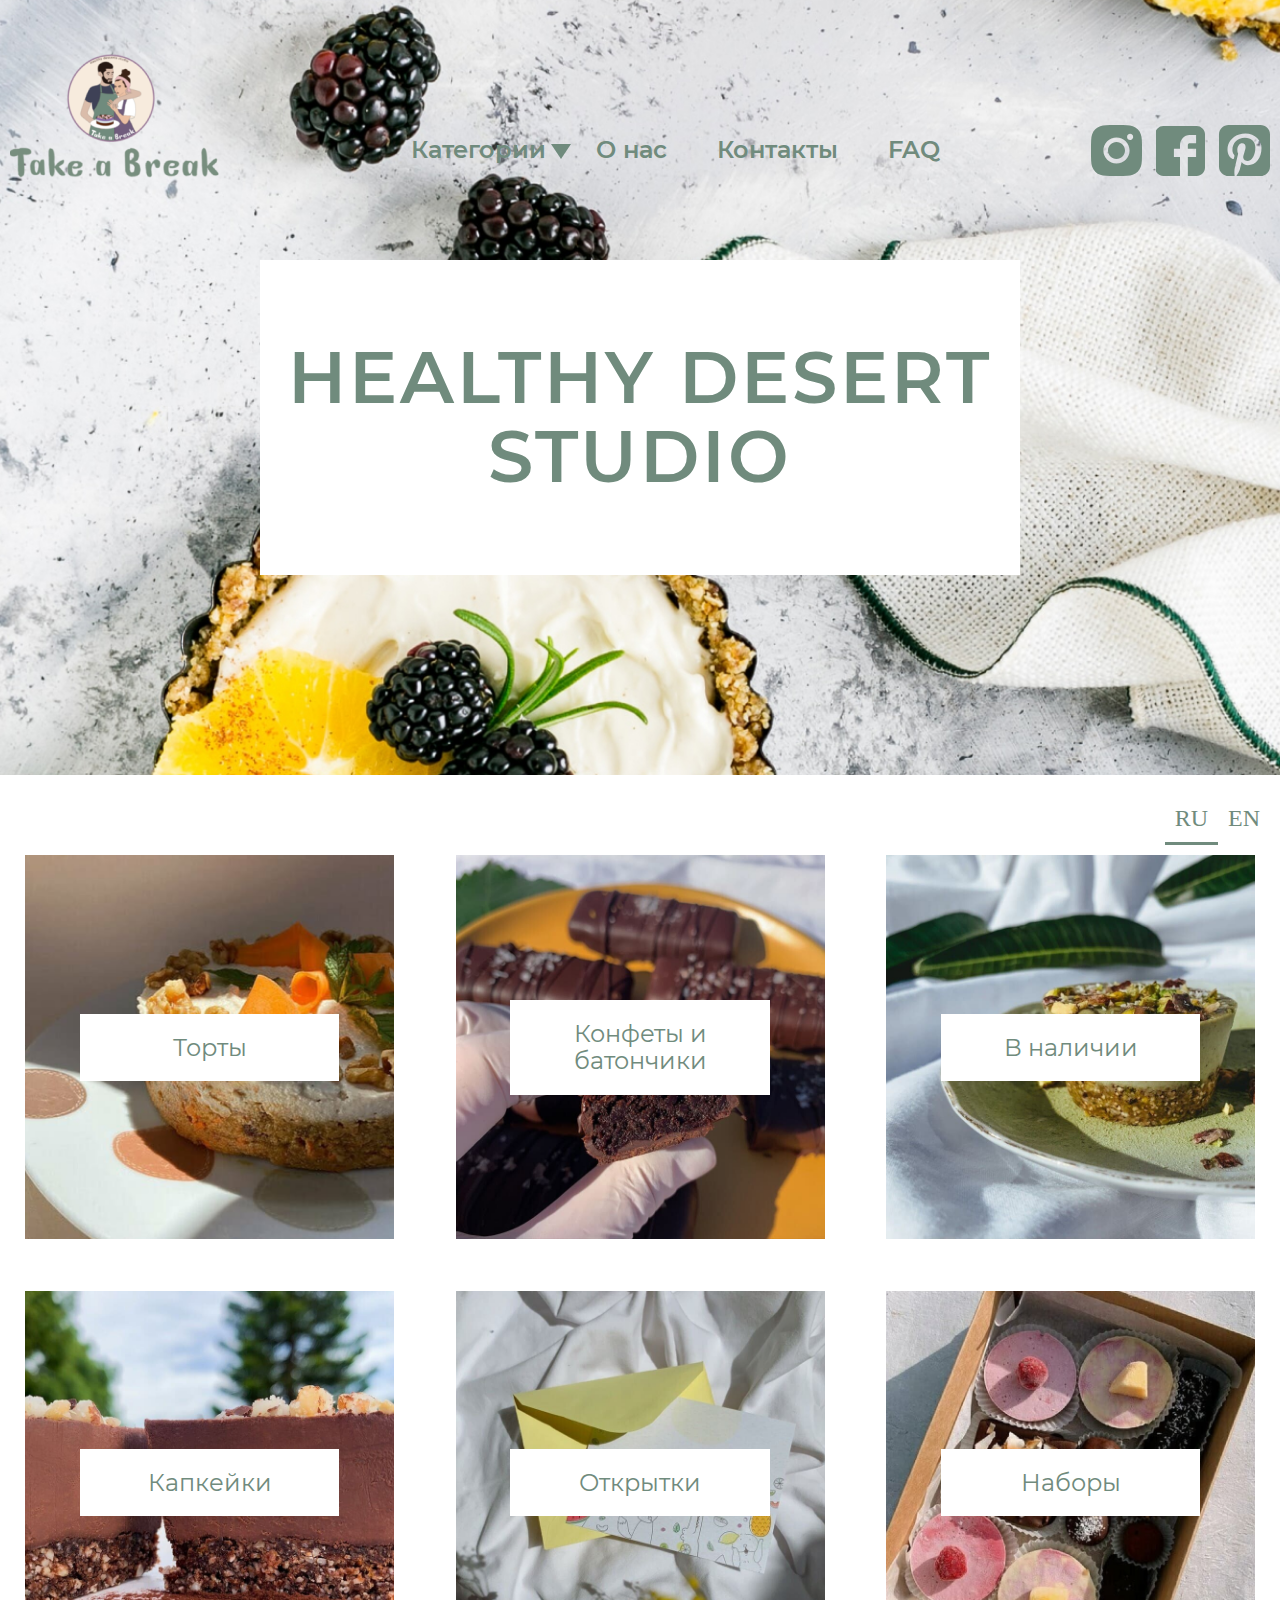
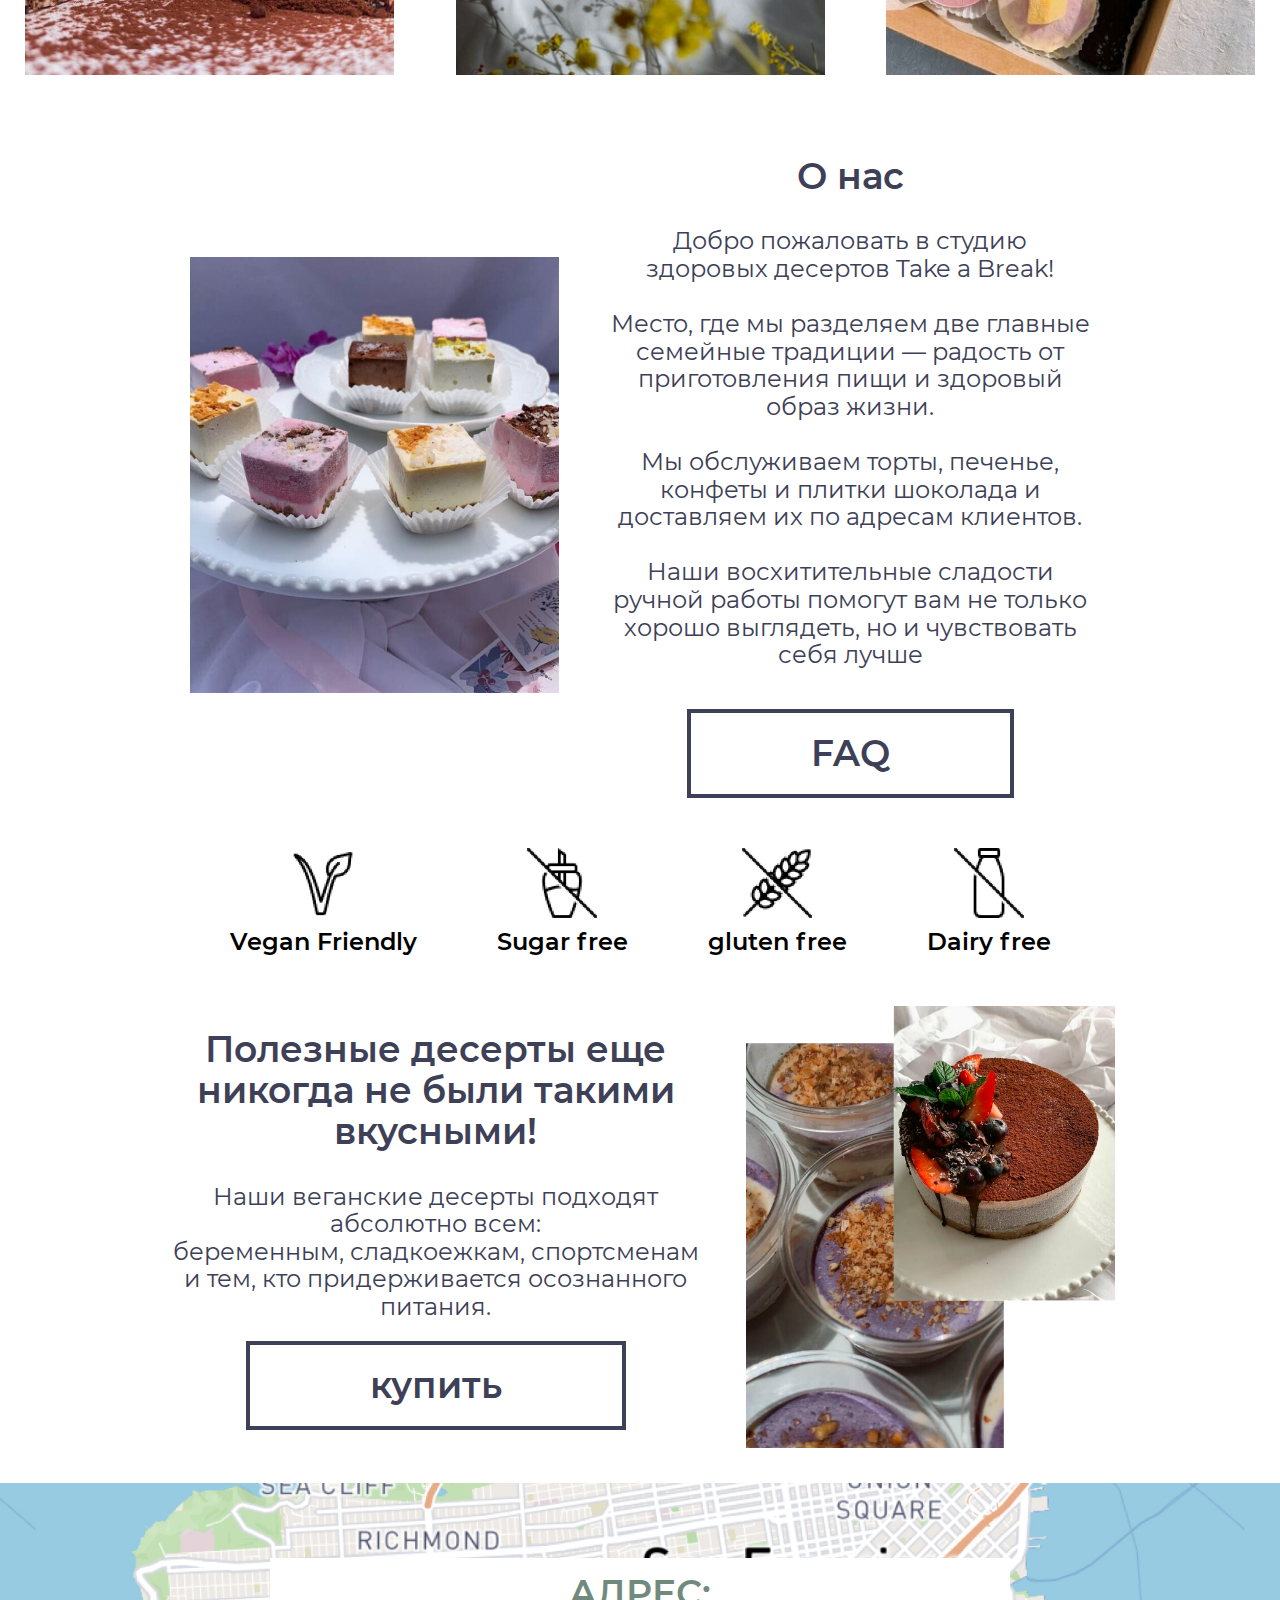
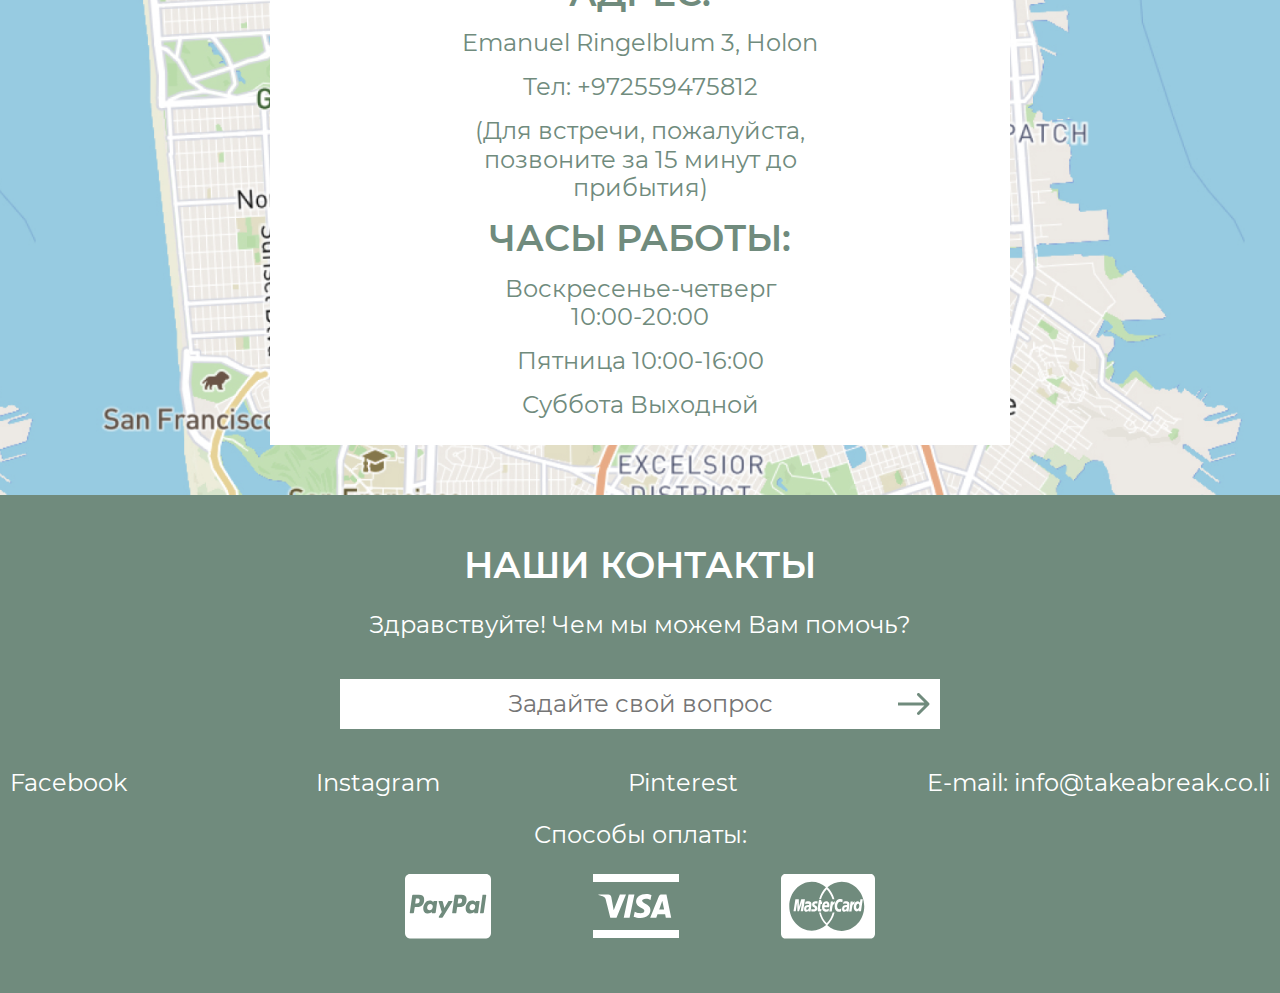
<file: index.html>
<!DOCTYPE html>
<html lang="ru_RU">
<head>
    <meta charset="UTF-8">
    <meta http-equiv="X-UA-Compatible" content="IE=edge">
    <meta name="viewport" content="width=device-width, initial-scale=1.0">
    <meta name="theme-color" content="#ffffff"> <!-- Цвет окна браузера для андройд -->
    <meta name="google" content="notranslate"> <!-- Просьба не переводить страницу на другие языки -->
    <meta name="geo.placename" content="Moscow"> <!-- Локация компании -->
    <!-- Информация для социальных сетей -->
    <meta property="og:url" content="https://site.com/"> <!-- URL данной страницы -->
    <meta property="og:type" content="website"> <!-- Тип контента (для страниц используйте тип website) -->
    <meta property="og:title" content="Заголовок страницы">
    <meta property="og:description" content="Краткое описание контента на странице">
    <meta property="og:image" content="https://site.com/images/image.jpg"> <!-- Превью -->
    <meta property="og:image:alt" content="Описание того, что изображено на превью">
    <meta property="og:site_name" content="Название сайта">
    <meta property="og:locale" content="ru_RU"> <!-- Язык контента на странице -->
    <link rel="stylesheet" href="style.css">
    <title>Take a Break | Home</title>
</head>
<body>
    <div class="wrapper">
        <!-- start header -->
            <header class="header">
                <div class="container">
                    <div class="header__wrap">
                        <div class="header__logo">
                            <a href="index.html"><img src="assets/img/icons/logo-3 1.png" alt="Take a Break Logo" title="Home"></a>
                        </div>
                        <nav class="header__menu">
                            <ul class="menu-list">
                                <li class="with-sublist"><a class="link" data-goto=".categories" href="#">Категории</a>
                                    <ul class="menu-sublist">
                                        <li><a href="stock.html">В наличии</a></li>
                                        <li><a href="stock.html">Торты</a></li>
                                        <li><a href="stock.html">Конфеты и батончики</a></li>
                                        <li><a href="stock.html">Капкейки</a></li>
                                        <li><a href="stock.html">Открытки</a></li>
                                        <li><a href="stock.html">Наборы</a></li>
                                    </ul>
                                </li>
                                <li><a data-goto=".about" class="link" href="index.html">О нас</a></li>
                                <li><a data-goto=".footer" class="link" href="#">Контакты</a></li>
                                <li><a href="FAQ.html">FAQ</a></li>
                            </ul>
                        </nav>
                        <div class="header__socials">
                            <a href="#" class="social-item">
                                <svg width="51" height="51" viewBox="0 0 51 51" fill="none" xmlns="http://www.w3.org/2000/svg">
                                    <path d="M25.4931 16.9964C20.8108 16.9964 16.9897 20.8176 16.9897 25.5C16.9897 30.1824 20.8108 34.0036 25.4931 34.0036C30.1755 34.0036 33.9966 30.1824 33.9966 25.5C33.9966 20.8176 30.1755 16.9964 25.4931 16.9964ZM50.9972 25.5C50.9972 21.9786 51.0291 18.4891 50.8313 14.9741C50.6335 10.8914 49.7022 7.26793 46.7167 4.28241C43.7249 1.29052 40.1079 0.365518 36.0252 0.167759C32.5039 -0.0299992 29.0145 0.00189749 25.4995 0.00189749C21.9782 0.00189749 18.4888 -0.0299992 14.9739 0.167759C10.8912 0.365518 7.2678 1.2969 4.28234 4.28241C1.29049 7.27431 0.365511 10.8914 0.167756 14.9741C-0.0299986 18.4955 0.00189745 21.985 0.00189745 25.5C0.00189745 29.015 -0.0299986 32.5109 0.167756 36.0259C0.365511 40.1086 1.29687 43.7321 4.28234 46.7176C7.27418 49.7095 10.8912 50.6345 14.9739 50.8322C18.4952 51.03 21.9846 50.9981 25.4995 50.9981C29.0208 50.9981 32.5103 51.03 36.0252 50.8322C40.1079 50.6345 43.7313 49.7031 46.7167 46.7176C49.7086 43.7257 50.6335 40.1086 50.8313 36.0259C51.0354 32.5109 50.9972 29.0214 50.9972 25.5ZM25.4931 38.584C18.2528 38.584 12.4094 32.7405 12.4094 25.5C12.4094 18.2595 18.2528 12.416 25.4931 12.416C32.7335 12.416 38.5769 18.2595 38.5769 25.5C38.5769 32.7405 32.7335 38.584 25.4931 38.584ZM39.1127 14.9359C37.4222 14.9359 36.0571 13.5707 36.0571 11.8802C36.0571 10.1897 37.4222 8.82448 39.1127 8.82448C40.8032 8.82448 42.1684 10.1897 42.1684 11.8802C42.1689 12.2816 42.0902 12.6792 41.9368 13.0501C41.7834 13.4211 41.5583 13.7581 41.2745 14.042C40.9907 14.3258 40.6536 14.5509 40.2827 14.7043C39.9117 14.8577 39.5141 14.9364 39.1127 14.9359Z" fill="#708B7D"/>
                                    </svg>                                    
                            </a>
                            <a href="#" class="social-item">
                                <svg width="49" height="50" viewBox="0 0 49 50" fill="none" xmlns="http://www.w3.org/2000/svg">
                                    <path d="M49 8.26087C49 6.08696 48.1667 4.16667 46.5 2.5C44.8333 0.833333 42.913 0 40.7391 0H7.26087C5.08696 0 3.16667 0.833333 1.5 2.5C-0.166667 4.16667 -1 6.08696 -1 8.26087V41.7391C-1 43.913 -0.166667 45.8333 1.5 47.5C3.16667 49.1667 5.08696 50 7.26087 50H24V31.087H17.913V22.8261H24V19.5652C24 16.7391 24.9239 14.2572 26.7717 12.1196C28.6196 9.98188 30.8116 8.91304 33.3478 8.91304H40.087V17.1739H33.3478C32.9855 17.1739 32.6413 17.3913 32.3152 17.8261C31.9891 18.2609 31.8261 18.8043 31.8261 19.4565V22.8261H40.087V31.087H31.8261V50H40.7391C42.913 50 44.8333 49.1667 46.5 47.5C48.1667 45.8333 49 43.913 49 41.7391V8.26087Z" fill="#708B7D"/>
                                    </svg>                                    
                            </a>
                            <a href="#" class="social-item">
                                <svg width="51" height="51" viewBox="0 0 51 51" fill="none" xmlns="http://www.w3.org/2000/svg">
                                    <path d="M41.4375 0C44.0716 0 46.3239 0.935221 48.1943 2.80566C50.0648 4.67611 51 6.92839 51 9.5625V41.4375C51 44.0716 50.0648 46.3239 48.1943 48.1943C46.3239 50.0648 44.0716 51 41.4375 51H17.3652C19.2467 48.2995 20.4421 45.9753 20.9512 44.0273C21.1504 43.2747 21.737 40.9616 22.7109 37.0879C23.1758 37.9512 23.9893 38.6927 25.1514 39.3125C26.3135 39.9323 27.5586 40.2422 28.8867 40.2422C32.8932 40.2422 36.1637 38.6097 38.6982 35.3447C41.2327 32.0798 42.5 27.946 42.5 22.9434C42.5 21.084 42.1126 19.2855 41.3379 17.5479C40.5632 15.8102 39.4951 14.2718 38.1338 12.9326C36.7725 11.5934 35.0846 10.5199 33.0703 9.71191C31.056 8.90397 28.8757 8.5 26.5293 8.5C24.2272 8.5 22.0745 8.81543 20.0713 9.44629C18.068 10.0771 16.3747 10.9238 14.9912 11.9863C13.6077 13.0488 12.418 14.2607 11.4219 15.6221C10.4258 16.9834 9.68978 18.4001 9.21387 19.8721C8.73796 21.3441 8.5 22.8105 8.5 24.2715C8.5 26.5293 8.93717 28.5215 9.81152 30.248C10.6859 31.9746 11.9753 33.1921 13.6797 33.9004C13.9674 34.0111 14.2275 34.0111 14.46 33.9004C14.6924 33.7897 14.8529 33.5794 14.9414 33.2695C15.1628 32.2956 15.3288 31.6204 15.4395 31.2441C15.5723 30.735 15.4505 30.2702 15.0742 29.8496C13.9674 28.4772 13.4141 26.8171 13.4141 24.8691C13.4141 21.5488 14.5596 18.71 16.8506 16.3525C19.1416 13.9951 22.1354 12.8164 25.832 12.8164C29.1302 12.8164 31.7035 13.7129 33.5518 15.5059C35.4001 17.2988 36.3242 19.623 36.3242 22.4785C36.3242 26.1973 35.5771 29.3626 34.083 31.9746C32.5889 34.5866 30.6686 35.8926 28.3223 35.8926C26.9941 35.8926 25.9206 35.4111 25.1016 34.4482C24.2826 33.4854 24.028 32.3398 24.3379 31.0117C24.515 30.2591 24.8083 29.2354 25.2178 27.9404C25.6273 26.6455 25.9538 25.5166 26.1973 24.5537C26.4408 23.5908 26.5625 22.7663 26.5625 22.0801C26.5625 20.9954 26.2692 20.0934 25.6826 19.374C25.096 18.6546 24.2604 18.2949 23.1758 18.2949C21.8255 18.2949 20.68 18.9202 19.7393 20.1709C18.7985 21.4215 18.3281 22.9655 18.3281 24.8027C18.3281 26.3965 18.5938 27.7357 19.125 28.8203L15.8711 42.5664C15.3398 44.7799 15.2624 47.5911 15.6387 51H9.5625C6.92839 51 4.67611 50.0648 2.80566 48.1943C0.935221 46.3239 0 44.0716 0 41.4375V9.5625C0 6.92839 0.935221 4.67611 2.80566 2.80566C4.67611 0.935221 6.92839 0 9.5625 0H41.4375Z" fill="#708B7D"/>
                                    </svg>                                    
                            </a>
                        </div>
                        <div class="header__language">
                            <a class="active" href="#">
                                RU
                            </a>
                            <a href="#">
                                EN
                            </a>
                        </div>
                    </div>
                    <div class="header__banner">
                        <div class="banner">
                            <h1>Healthy desert studio</h1>
                        </div>
                    </div>
                </div>
            </header>
            <div class="language">
                <div class="container">
                    <div class="language__body">
                        <a class="active" href="#">
                            RU
                        </a>
                        <a href="#">
                            EN
                        </a>
                    </div>
                </div>
            </div>
            <div class="mobile-nav">
                <div class="container">
                    <div class="mobile-nav__body">
                        <div class="mobile-nav__burger">
                            <button class="mobile-nav__btn">
                                <span></span>
                            </button>
                        </div>
                        <div class="mobile-nav__menu">
                            <ul class="menu-list">
                                <li class="with-sublist"><a class="link" data-goto=".categories" href="#">Категории</a>
                                    <span class="arrow-sublist"></span>
                                    <ul class="menu-sublist-mobile">
                                        <li><a href="stock.html">В наличии</a></li>
                                        <li><a href="stock.html">Торты</a></li>
                                        <li><a href="stock.html">Конфеты и батончики</a></li>
                                        <li><a href="stock.html">Капкейки</a></li>
                                        <li><a href="stock.html">Открытки</a></li>
                                        <li><a href="stock.html">Наборы</a></li>
                                    </ul>
                                </li>
                                <li><a data-goto=".about" class="link" href="index.html">О нас</a></li>
                                <li><a data-goto=".footer" class="link" href="index.html">Контакты</a></li>
                                <li><a href="FAQ.html">FAQ</a></li>
                            </ul>
                        </div>
                        <div class="mobile-nav__socials">
                            <a href="#" class="social-item">
                                <svg width="25" height="25" viewBox="0 0 51 51" fill="none" xmlns="http://www.w3.org/2000/svg">
                                <path d="M25.4931 16.9964C20.8108 16.9964 16.9897 20.8176 16.9897 25.5C16.9897 30.1824 20.8108 34.0036 25.4931 34.0036C30.1755 34.0036 33.9966 30.1824 33.9966 25.5C33.9966 20.8176 30.1755 16.9964 25.4931 16.9964ZM50.9972 25.5C50.9972 21.9786 51.0291 18.4891 50.8313 14.9741C50.6335 10.8914 49.7022 7.26793 46.7167 4.28241C43.7249 1.29052 40.1079 0.365518 36.0252 0.167759C32.5039 -0.0299992 29.0145 0.00189749 25.4995 0.00189749C21.9782 0.00189749 18.4888 -0.0299992 14.9739 0.167759C10.8912 0.365518 7.2678 1.2969 4.28234 4.28241C1.29049 7.27431 0.365511 10.8914 0.167756 14.9741C-0.0299986 18.4955 0.00189745 21.985 0.00189745 25.5C0.00189745 29.015 -0.0299986 32.5109 0.167756 36.0259C0.365511 40.1086 1.29687 43.7321 4.28234 46.7176C7.27418 49.7095 10.8912 50.6345 14.9739 50.8322C18.4952 51.03 21.9846 50.9981 25.4995 50.9981C29.0208 50.9981 32.5103 51.03 36.0252 50.8322C40.1079 50.6345 43.7313 49.7031 46.7167 46.7176C49.7086 43.7257 50.6335 40.1086 50.8313 36.0259C51.0354 32.5109 50.9972 29.0214 50.9972 25.5ZM25.4931 38.584C18.2528 38.584 12.4094 32.7405 12.4094 25.5C12.4094 18.2595 18.2528 12.416 25.4931 12.416C32.7335 12.416 38.5769 18.2595 38.5769 25.5C38.5769 32.7405 32.7335 38.584 25.4931 38.584ZM39.1127 14.9359C37.4222 14.9359 36.0571 13.5707 36.0571 11.8802C36.0571 10.1897 37.4222 8.82448 39.1127 8.82448C40.8032 8.82448 42.1684 10.1897 42.1684 11.8802C42.1689 12.2816 42.0902 12.6792 41.9368 13.0501C41.7834 13.4211 41.5583 13.7581 41.2745 14.042C40.9907 14.3258 40.6536 14.5509 40.2827 14.7043C39.9117 14.8577 39.5141 14.9364 39.1127 14.9359Z" fill="#708B7D"/>
                                </svg>                                    
                            </a>
                            <a href="#" class="social-item">
                                <svg width="25" height="25" viewBox="0 0 49 50" fill="none" xmlns="http://www.w3.org/2000/svg">
                                <path d="M49 8.26087C49 6.08696 48.1667 4.16667 46.5 2.5C44.8333 0.833333 42.913 0 40.7391 0H7.26087C5.08696 0 3.16667 0.833333 1.5 2.5C-0.166667 4.16667 -1 6.08696 -1 8.26087V41.7391C-1 43.913 -0.166667 45.8333 1.5 47.5C3.16667 49.1667 5.08696 50 7.26087 50H24V31.087H17.913V22.8261H24V19.5652C24 16.7391 24.9239 14.2572 26.7717 12.1196C28.6196 9.98188 30.8116 8.91304 33.3478 8.91304H40.087V17.1739H33.3478C32.9855 17.1739 32.6413 17.3913 32.3152 17.8261C31.9891 18.2609 31.8261 18.8043 31.8261 19.4565V22.8261H40.087V31.087H31.8261V50H40.7391C42.913 50 44.8333 49.1667 46.5 47.5C48.1667 45.8333 49 43.913 49 41.7391V8.26087Z" fill="#708B7D"/>
                                </svg>                                    
                            </a>
                            <a href="#" class="social-item">
                                <svg width="25" height="25" viewBox="0 0 51 51" fill="none" xmlns="http://www.w3.org/2000/svg">
                                <path d="M41.4375 0C44.0716 0 46.3239 0.935221 48.1943 2.80566C50.0648 4.67611 51 6.92839 51 9.5625V41.4375C51 44.0716 50.0648 46.3239 48.1943 48.1943C46.3239 50.0648 44.0716 51 41.4375 51H17.3652C19.2467 48.2995 20.4421 45.9753 20.9512 44.0273C21.1504 43.2747 21.737 40.9616 22.7109 37.0879C23.1758 37.9512 23.9893 38.6927 25.1514 39.3125C26.3135 39.9323 27.5586 40.2422 28.8867 40.2422C32.8932 40.2422 36.1637 38.6097 38.6982 35.3447C41.2327 32.0798 42.5 27.946 42.5 22.9434C42.5 21.084 42.1126 19.2855 41.3379 17.5479C40.5632 15.8102 39.4951 14.2718 38.1338 12.9326C36.7725 11.5934 35.0846 10.5199 33.0703 9.71191C31.056 8.90397 28.8757 8.5 26.5293 8.5C24.2272 8.5 22.0745 8.81543 20.0713 9.44629C18.068 10.0771 16.3747 10.9238 14.9912 11.9863C13.6077 13.0488 12.418 14.2607 11.4219 15.6221C10.4258 16.9834 9.68978 18.4001 9.21387 19.8721C8.73796 21.3441 8.5 22.8105 8.5 24.2715C8.5 26.5293 8.93717 28.5215 9.81152 30.248C10.6859 31.9746 11.9753 33.1921 13.6797 33.9004C13.9674 34.0111 14.2275 34.0111 14.46 33.9004C14.6924 33.7897 14.8529 33.5794 14.9414 33.2695C15.1628 32.2956 15.3288 31.6204 15.4395 31.2441C15.5723 30.735 15.4505 30.2702 15.0742 29.8496C13.9674 28.4772 13.4141 26.8171 13.4141 24.8691C13.4141 21.5488 14.5596 18.71 16.8506 16.3525C19.1416 13.9951 22.1354 12.8164 25.832 12.8164C29.1302 12.8164 31.7035 13.7129 33.5518 15.5059C35.4001 17.2988 36.3242 19.623 36.3242 22.4785C36.3242 26.1973 35.5771 29.3626 34.083 31.9746C32.5889 34.5866 30.6686 35.8926 28.3223 35.8926C26.9941 35.8926 25.9206 35.4111 25.1016 34.4482C24.2826 33.4854 24.028 32.3398 24.3379 31.0117C24.515 30.2591 24.8083 29.2354 25.2178 27.9404C25.6273 26.6455 25.9538 25.5166 26.1973 24.5537C26.4408 23.5908 26.5625 22.7663 26.5625 22.0801C26.5625 20.9954 26.2692 20.0934 25.6826 19.374C25.096 18.6546 24.2604 18.2949 23.1758 18.2949C21.8255 18.2949 20.68 18.9202 19.7393 20.1709C18.7985 21.4215 18.3281 22.9655 18.3281 24.8027C18.3281 26.3965 18.5938 27.7357 19.125 28.8203L15.8711 42.5664C15.3398 44.7799 15.2624 47.5911 15.6387 51H9.5625C6.92839 51 4.67611 50.0648 2.80566 48.1943C0.935221 46.3239 0 44.0716 0 41.4375V9.5625C0 6.92839 0.935221 4.67611 2.80566 2.80566C4.67611 0.935221 6.92839 0 9.5625 0H41.4375Z" fill="#708B7D"/>
                                </svg>                                    
                            </a>
                        </div>
                    </div>
                </div>
            </div>
        <!-- end  header -->

        <!-- start main-content -->
        <main class="main-content">
            <section class="categories">
                <div class="container">
                    <div class="categories__wrap">
                        <div class="categories__card" style="background-image: url(assets/img/category1.png);">
                            <a href="stock.html">Торты</a>
                        </div>
                        <div class="categories__card" style="background-image: url(assets/img/category2.png);">
                            <a href="stock.html">Конфеты и батончики</a>
                        </div>
                        <div class="categories__card" style="background-image: url(assets/img/category3.png);">
                            <a href="stock.html">В наличии</a>
                        </div>
                        <div class="categories__card" style="background-image: url(assets/img/category4.png);">
                            <a href="stock.html">Капкейки</a>
                        </div>
                        <div class="categories__card" style="background-image: url(assets/img/category5.png);">
                            <a href="stock.html">Открытки</a>
                        </div>
                        <div class="categories__card" style="background-image: url(assets/img/category6.png);">
                            <a href="stock.html">Наборы</a>
                        </div>
                    </div>
                </div>
            </section>
            <section id="#about-anchor" class="about">
                <div class="container">
                    <div class="about__body">
                        <div class="about__img section-img">
                            <img src="assets/img/aboutimg.jpg" alt="cakes picture">
                        </div>
                        <div class="about__textbox">
                            <h2 class="about__title section-title">
                                О нас
                            </h2>
                            <p class="about__text section-text">
                                Добро пожаловать в студию здоровых десертов Take a Break!
                                <br><br>
                                Место, где мы разделяем две главные семейные традиции — радость от приготовления пищи и здоровый образ жизни.
                                <br><br>
                                Мы обслуживаем торты, печенье, конфеты и плитки шоколада и доставляем их по адресам клиентов.
                                <br><br>
                                Наши восхитительные сладости ручной работы помогут вам не только хорошо выглядеть, но и чувствовать себя лучше
                            </p>
                            <a class="section-btn" href="FAQ.html">FAQ</a>
                        </div>
                    </div>
                </div>
            </section>
            <div class="breaker">
                <div class="container">
                    <div class="breaker__wrap">
                        <div class="breaker__item">
                            <img src="assets/img/icons/vagetaria.png" alt="">
                            <span>Vegan Friendly</span>
                        </div>
                        <div class="breaker__item">
                            <img src="assets/img/icons/no-sugar.png" alt="#">
                            <span>Sugar free</span>
                        </div>
                        <div class="breaker__item">
                            <img src="assets/img/icons/no-gluten.png" alt="">
                            <span>gluten free</span>
                        </div>
                        <div class="breaker__item">
                            <img src="assets/img/icons/dairy.png" alt="">
                            <span>Dairy free</span>
                        </div>
                    </div>
                </div>
            </div>
            <section class="offer">
                <div class="container">
                    <div class="offer__wrap">
                        <div class="offer__textbox">
                            <h2 class="offer__title section-title">
                                Полезные десерты еще никогда не были такими вкусными!
                            </h2>
                            <p class="offer__text section-text">
                                Наши веганские десерты подходят абсолютно всем: <br>
                                беременным, сладкоежкам, спортсменам и тем, кто придерживается осознанного питания.
                            </p>
                            <a href="stock.html" class="offer__btn section-btn">купить</a>
                        </div>
                        <div class="offer__img section-img">
                            <img src="assets/img/twoimg.png" alt="cakes">
                        </div>
                    </div>
                </div>
            </section>
            <section class="contacts">
                <div class="container">
                    <div class="contacts__wrap">
                        <div class="contacts__textbox">
                            <div class="contacts__title">
                                <h4>АДРЕС:</h4>
                            </div>
                            <div class="contacts__text">
                                <p>
                                    Emanuel Ringelblum 3, Holon
                                </p>
                                <p>
                                    Тел: <span>+972559475812</span>
                                </p>
                                <p>
                                    (Для встречи, пожалуйста, позвоните за 15 минут до прибытия)
                                </p>
                            </div>
                            <div class="contacts__title">
                                <h4>
                                    ЧАСЫ РАБОТЫ:
                                </h4>
                            </div>
                            <div class="contacts__text">
                                <p>
                                    Воскресенье-четверг<br>
                                    <span>10:00-20:00</span>
                                </p>
                                <p>
                                    Пятница 10:00-16:00
                                </p>
                                <p>
                                    Суббота Выходной
                                </p>
                            </div>
                        </div>
                    </div>
                </div>
            </section>
        </main>
        <!-- end  main-content -->

        <!-- start footer -->
            <footer class="footer">
                <div class="container">
                    <div class="footer__body">
                        <div class="footer__title">
                            <h4>
                                Наши Контакты
                            </h4>
                        </div>
                        <div class="footer__subtitle">
                            <p>
                                Здравствуйте! Чем мы можем Вам помочь?
                            </p>
                        </div>
                        <div class="footer__form">
                            <form action="#" method="post">
                                <input type="text" name="#" placeholder="Задайте свой вопрос" id="#">
                                <button type="submit"><span></span></button>
                            </form>
                        </div>
                        <div class="footer__socials">
                            <a href="#">
                                Facebook
                            </a>
                            <a href="">
                                Instagram
                            </a>
                            <a href="">
                                Pinterest
                            </a>
                            <a href="mailto:info@takeabreak.co.li">
                                E-mail: <span>info@takeabreak.co.li</span>
                            </a>
                        </div>
                        <div class="footer__pay">
                            <div class="footer-pay__text">
                                <span>Способы оплаты:</span>
                            </div>
                            <div class="footer__pay-sytems">
                                <div class="pay-system__item">
                                    <img src="assets/img/icons/paypal.svg" alt="Paypal Icon">
                                </div>
                                <div class="pay-system__item">
                                    <img src="assets/img/icons/visa.svg" alt="Visa">
                                </div>
                                <div class="pay-system__item">
                                    <img src="assets/img/icons/mastercard.svg" alt="MasterCard">
                                </div>
                            </div>
                        </div>
                    </div>
                </div>
            </footer>
        <!-- end  footer -->
    </div>
    <script src="js/main.js"></script>
</body>
</html>
</file>
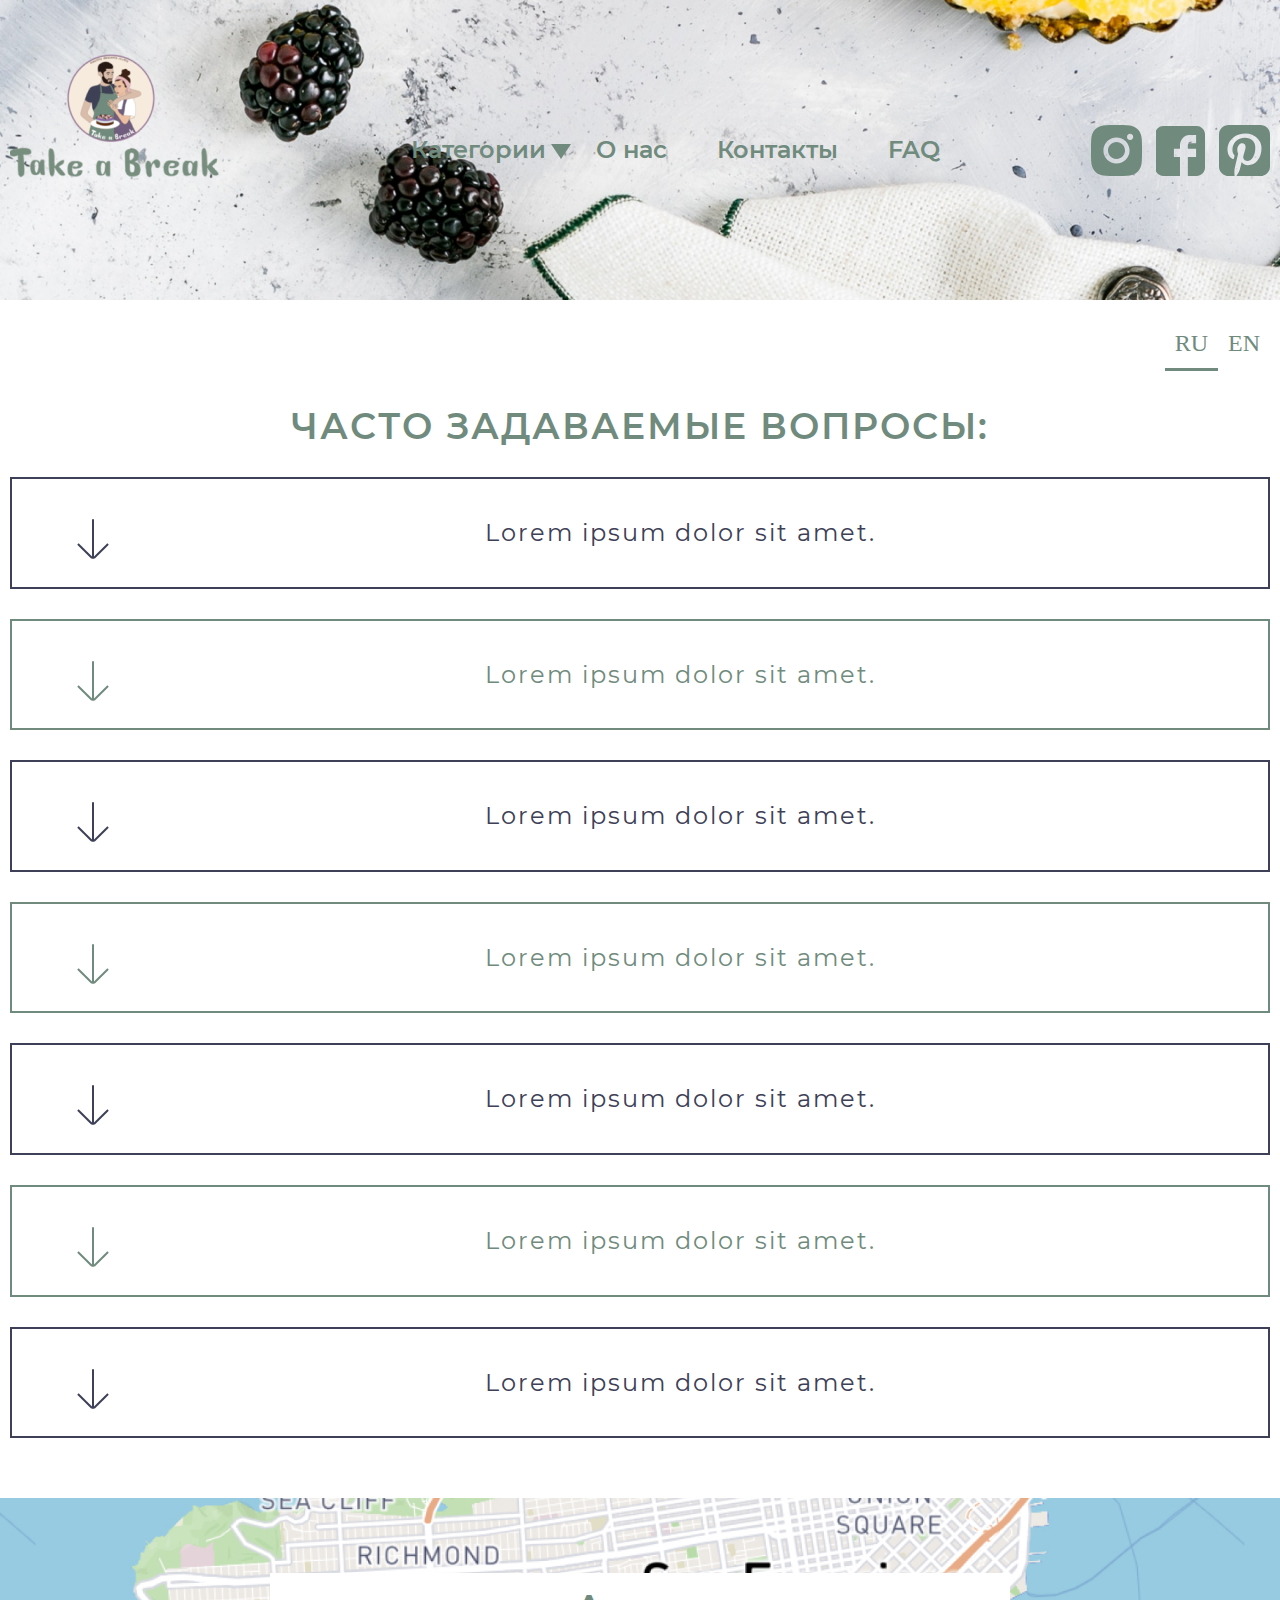
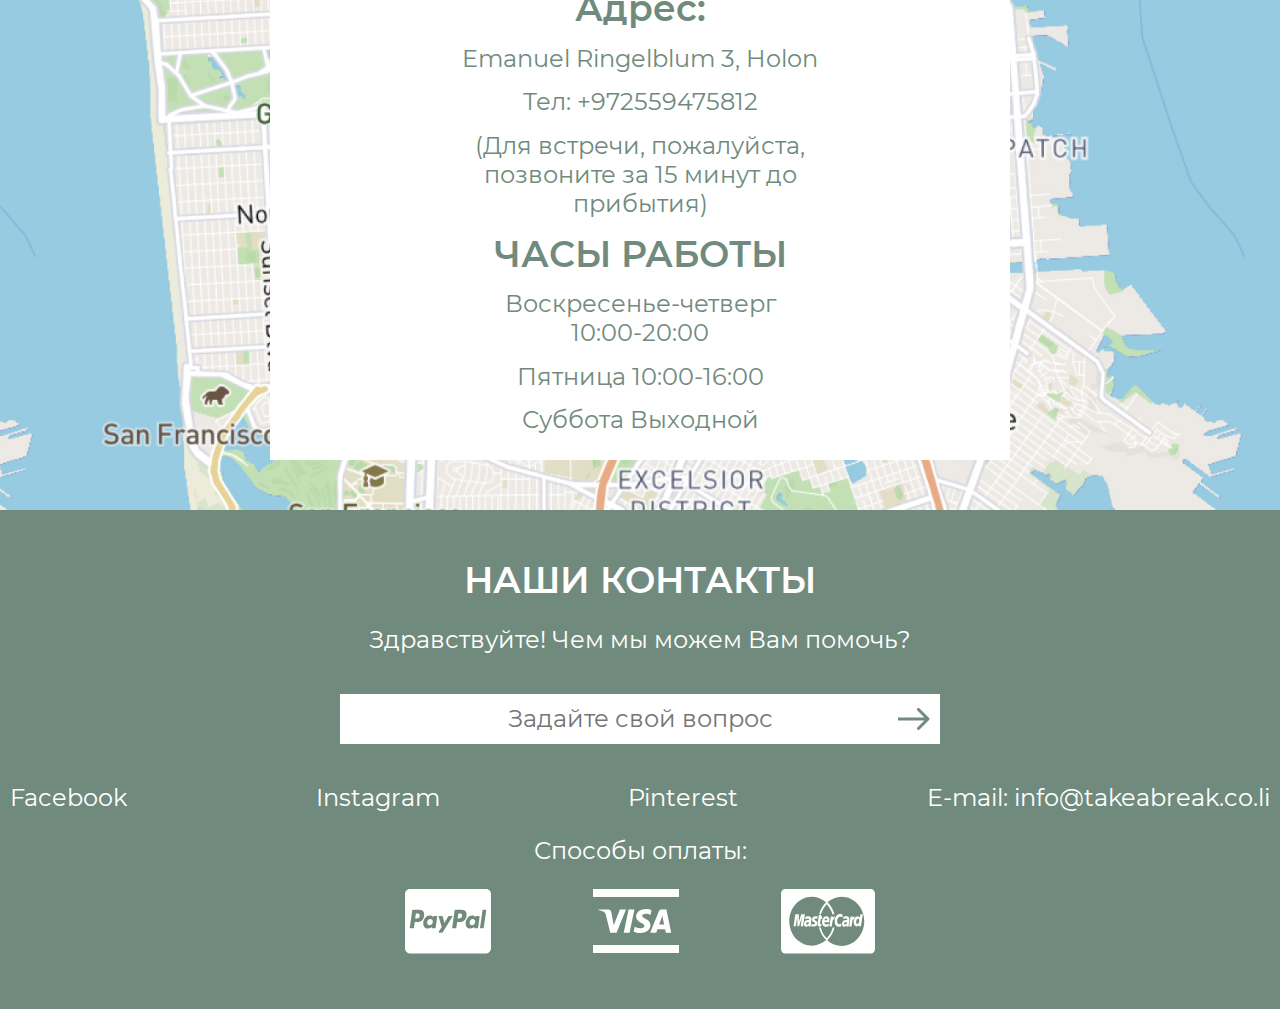
<file: FAQ.html>
<!DOCTYPE html>
<html lang="ru_RU">
<head>
    <meta charset="UTF-8">
    <meta http-equiv="X-UA-Compatible" content="IE=edge">
    <meta name="viewport" content="width=device-width, initial-scale=1.0">
    <meta name="theme-color" content="#51adf6"> <!-- Цвет окна браузера для андройд -->
    <meta name="google" content="notranslate"> <!-- Просьба не переводить страницу на другие языки -->
    <meta name="geo.placename" content="Moscow"> <!-- Локация компании -->
    <!-- Информация для социальных сетей -->
    <meta property="og:url" content="https://site.com/"> <!-- URL данной страницы -->
    <meta property="og:type" content="website"> <!-- Тип контента (для страниц используйте тип website) -->
    <meta property="og:title" content="Заголовок страницы">
    <meta property="og:description" content="Краткое описание контента на странице">
    <meta property="og:image" content="https://site.com/images/image.jpg"> <!-- Превью -->
    <meta property="og:image:alt" content="Описание того, что изображено на превью">
    <meta property="og:site_name" content="Название сайта">
    <meta property="og:locale" content="ru_RU"> <!-- Язык контента на странице -->
    <link rel="stylesheet" href="style.css">
    <title>Take a Break | Home</title>
</head>
<body>
    <div class="wrapper">
        <!-- start header -->
        <header class="header">
            <div class="container">
                <div class="header__wrap">
                    <div class="header__logo">
                        <a href="index.html"><img src="assets/img/icons/logo-3 1.png" alt=""></a>
                    </div>
                    <nav class="header__menu">
                        <ul class="menu-list">
                            <li class="with-sublist"><a class="link" data-goto=".categories" href="index.html">Категории</a>
                                <ul class="menu-sublist">
                                    <li><a href="stock.html">В наличии</a></li>
                                    <li><a href="stock.html">Торты</a></li>
                                    <li><a href="stock.html">Конфеты и батончики</a></li>
                                    <li><a href="stock.html">Капкейки</a></li>
                                    <li><a href="stock.html">Открытки</a></li>
                                    <li><a href="stock.html">Наборы</a></li>
                                </ul>
                            </li>
                            <li><a data-goto=".about" class="link" href="index.html">О нас</a></li>
                            <li><a data-goto=".footer" class="link" href="index.html">Контакты</a></li>
                            <li><a href="FAQ.html">FAQ</a></li>
                        </ul>
                    </nav>
                    <div class="header__socials">
                        <a href="#" class="social-item">
                            <svg width="51" height="51" viewBox="0 0 51 51" fill="none" xmlns="http://www.w3.org/2000/svg">
                                <path d="M25.4931 16.9964C20.8108 16.9964 16.9897 20.8176 16.9897 25.5C16.9897 30.1824 20.8108 34.0036 25.4931 34.0036C30.1755 34.0036 33.9966 30.1824 33.9966 25.5C33.9966 20.8176 30.1755 16.9964 25.4931 16.9964ZM50.9972 25.5C50.9972 21.9786 51.0291 18.4891 50.8313 14.9741C50.6335 10.8914 49.7022 7.26793 46.7167 4.28241C43.7249 1.29052 40.1079 0.365518 36.0252 0.167759C32.5039 -0.0299992 29.0145 0.00189749 25.4995 0.00189749C21.9782 0.00189749 18.4888 -0.0299992 14.9739 0.167759C10.8912 0.365518 7.2678 1.2969 4.28234 4.28241C1.29049 7.27431 0.365511 10.8914 0.167756 14.9741C-0.0299986 18.4955 0.00189745 21.985 0.00189745 25.5C0.00189745 29.015 -0.0299986 32.5109 0.167756 36.0259C0.365511 40.1086 1.29687 43.7321 4.28234 46.7176C7.27418 49.7095 10.8912 50.6345 14.9739 50.8322C18.4952 51.03 21.9846 50.9981 25.4995 50.9981C29.0208 50.9981 32.5103 51.03 36.0252 50.8322C40.1079 50.6345 43.7313 49.7031 46.7167 46.7176C49.7086 43.7257 50.6335 40.1086 50.8313 36.0259C51.0354 32.5109 50.9972 29.0214 50.9972 25.5ZM25.4931 38.584C18.2528 38.584 12.4094 32.7405 12.4094 25.5C12.4094 18.2595 18.2528 12.416 25.4931 12.416C32.7335 12.416 38.5769 18.2595 38.5769 25.5C38.5769 32.7405 32.7335 38.584 25.4931 38.584ZM39.1127 14.9359C37.4222 14.9359 36.0571 13.5707 36.0571 11.8802C36.0571 10.1897 37.4222 8.82448 39.1127 8.82448C40.8032 8.82448 42.1684 10.1897 42.1684 11.8802C42.1689 12.2816 42.0902 12.6792 41.9368 13.0501C41.7834 13.4211 41.5583 13.7581 41.2745 14.042C40.9907 14.3258 40.6536 14.5509 40.2827 14.7043C39.9117 14.8577 39.5141 14.9364 39.1127 14.9359Z" fill="#708B7D"/>
                                </svg>                                    
                        </a>
                        <a href="#" class="social-item">
                            <svg width="49" height="50" viewBox="0 0 49 50" fill="none" xmlns="http://www.w3.org/2000/svg">
                                <path d="M49 8.26087C49 6.08696 48.1667 4.16667 46.5 2.5C44.8333 0.833333 42.913 0 40.7391 0H7.26087C5.08696 0 3.16667 0.833333 1.5 2.5C-0.166667 4.16667 -1 6.08696 -1 8.26087V41.7391C-1 43.913 -0.166667 45.8333 1.5 47.5C3.16667 49.1667 5.08696 50 7.26087 50H24V31.087H17.913V22.8261H24V19.5652C24 16.7391 24.9239 14.2572 26.7717 12.1196C28.6196 9.98188 30.8116 8.91304 33.3478 8.91304H40.087V17.1739H33.3478C32.9855 17.1739 32.6413 17.3913 32.3152 17.8261C31.9891 18.2609 31.8261 18.8043 31.8261 19.4565V22.8261H40.087V31.087H31.8261V50H40.7391C42.913 50 44.8333 49.1667 46.5 47.5C48.1667 45.8333 49 43.913 49 41.7391V8.26087Z" fill="#708B7D"/>
                                </svg>                                    
                        </a>
                        <a href="#" class="social-item">
                            <svg width="51" height="51" viewBox="0 0 51 51" fill="none" xmlns="http://www.w3.org/2000/svg">
                                <path d="M41.4375 0C44.0716 0 46.3239 0.935221 48.1943 2.80566C50.0648 4.67611 51 6.92839 51 9.5625V41.4375C51 44.0716 50.0648 46.3239 48.1943 48.1943C46.3239 50.0648 44.0716 51 41.4375 51H17.3652C19.2467 48.2995 20.4421 45.9753 20.9512 44.0273C21.1504 43.2747 21.737 40.9616 22.7109 37.0879C23.1758 37.9512 23.9893 38.6927 25.1514 39.3125C26.3135 39.9323 27.5586 40.2422 28.8867 40.2422C32.8932 40.2422 36.1637 38.6097 38.6982 35.3447C41.2327 32.0798 42.5 27.946 42.5 22.9434C42.5 21.084 42.1126 19.2855 41.3379 17.5479C40.5632 15.8102 39.4951 14.2718 38.1338 12.9326C36.7725 11.5934 35.0846 10.5199 33.0703 9.71191C31.056 8.90397 28.8757 8.5 26.5293 8.5C24.2272 8.5 22.0745 8.81543 20.0713 9.44629C18.068 10.0771 16.3747 10.9238 14.9912 11.9863C13.6077 13.0488 12.418 14.2607 11.4219 15.6221C10.4258 16.9834 9.68978 18.4001 9.21387 19.8721C8.73796 21.3441 8.5 22.8105 8.5 24.2715C8.5 26.5293 8.93717 28.5215 9.81152 30.248C10.6859 31.9746 11.9753 33.1921 13.6797 33.9004C13.9674 34.0111 14.2275 34.0111 14.46 33.9004C14.6924 33.7897 14.8529 33.5794 14.9414 33.2695C15.1628 32.2956 15.3288 31.6204 15.4395 31.2441C15.5723 30.735 15.4505 30.2702 15.0742 29.8496C13.9674 28.4772 13.4141 26.8171 13.4141 24.8691C13.4141 21.5488 14.5596 18.71 16.8506 16.3525C19.1416 13.9951 22.1354 12.8164 25.832 12.8164C29.1302 12.8164 31.7035 13.7129 33.5518 15.5059C35.4001 17.2988 36.3242 19.623 36.3242 22.4785C36.3242 26.1973 35.5771 29.3626 34.083 31.9746C32.5889 34.5866 30.6686 35.8926 28.3223 35.8926C26.9941 35.8926 25.9206 35.4111 25.1016 34.4482C24.2826 33.4854 24.028 32.3398 24.3379 31.0117C24.515 30.2591 24.8083 29.2354 25.2178 27.9404C25.6273 26.6455 25.9538 25.5166 26.1973 24.5537C26.4408 23.5908 26.5625 22.7663 26.5625 22.0801C26.5625 20.9954 26.2692 20.0934 25.6826 19.374C25.096 18.6546 24.2604 18.2949 23.1758 18.2949C21.8255 18.2949 20.68 18.9202 19.7393 20.1709C18.7985 21.4215 18.3281 22.9655 18.3281 24.8027C18.3281 26.3965 18.5938 27.7357 19.125 28.8203L15.8711 42.5664C15.3398 44.7799 15.2624 47.5911 15.6387 51H9.5625C6.92839 51 4.67611 50.0648 2.80566 48.1943C0.935221 46.3239 0 44.0716 0 41.4375V9.5625C0 6.92839 0.935221 4.67611 2.80566 2.80566C4.67611 0.935221 6.92839 0 9.5625 0H41.4375Z" fill="#708B7D"/>
                                </svg>                                    
                        </a>
                    </div>
                    <div class="header__language">
                        <a class="active" href="#">
                            RU
                        </a>
                        <a href="#">
                            EN
                        </a>
                    </div>
                </div>
            </div>
        </header>
        <div class="language">
            <div class="container">
                <div class="language__body">
                    <a class="active" href="#">
                        RU
                    </a>
                    <a href="#">
                        EN
                    </a>
                </div>
            </div>
        </div>
        <div class="mobile-nav">
            <div class="container">
                <div class="mobile-nav__body">
                    <div class="mobile-nav__burger">
                        <button class="mobile-nav__btn">
                            <span></span>
                        </button>
                    </div>
                    <nav class="mobile-nav__menu">
                        <ul class="menu-list">
                            <li class="with-sublist"><a class="link" data-goto=".categories" href="index.html">Категории</a>
                                <span class="arrow-sublist"></span>
                                <ul class="menu-sublist-mobile">
                                    <li><a href="stock.html">В наличии</a></li>
                                    <li><a href="stock.html">Торты</a></li>
                                    <li><a href="stock.html">Конфеты и батончики</a></li>
                                    <li><a href="stock.html">Капкейки</a></li>
                                    <li><a href="stock.html">Открытки</a></li>
                                    <li><a href="stock.html">Наборы</a></li>
                                </ul>
                            </li>
                            <li><a data-goto=".about" class="link" href="index.html">О нас</a></li>
                            <li><a data-goto=".footer" class="link" href="index.html">Контакты</a></li>
                            <li><a href="FAQ.html">FAQ</a></li>
                        </ul>
                    </nav>
                    <div class="mobile-nav__socials">
                        <a href="#" class="social-item">
                            <svg width="25" height="25" viewBox="0 0 51 51" fill="none" xmlns="http://www.w3.org/2000/svg">
                            <path d="M25.4931 16.9964C20.8108 16.9964 16.9897 20.8176 16.9897 25.5C16.9897 30.1824 20.8108 34.0036 25.4931 34.0036C30.1755 34.0036 33.9966 30.1824 33.9966 25.5C33.9966 20.8176 30.1755 16.9964 25.4931 16.9964ZM50.9972 25.5C50.9972 21.9786 51.0291 18.4891 50.8313 14.9741C50.6335 10.8914 49.7022 7.26793 46.7167 4.28241C43.7249 1.29052 40.1079 0.365518 36.0252 0.167759C32.5039 -0.0299992 29.0145 0.00189749 25.4995 0.00189749C21.9782 0.00189749 18.4888 -0.0299992 14.9739 0.167759C10.8912 0.365518 7.2678 1.2969 4.28234 4.28241C1.29049 7.27431 0.365511 10.8914 0.167756 14.9741C-0.0299986 18.4955 0.00189745 21.985 0.00189745 25.5C0.00189745 29.015 -0.0299986 32.5109 0.167756 36.0259C0.365511 40.1086 1.29687 43.7321 4.28234 46.7176C7.27418 49.7095 10.8912 50.6345 14.9739 50.8322C18.4952 51.03 21.9846 50.9981 25.4995 50.9981C29.0208 50.9981 32.5103 51.03 36.0252 50.8322C40.1079 50.6345 43.7313 49.7031 46.7167 46.7176C49.7086 43.7257 50.6335 40.1086 50.8313 36.0259C51.0354 32.5109 50.9972 29.0214 50.9972 25.5ZM25.4931 38.584C18.2528 38.584 12.4094 32.7405 12.4094 25.5C12.4094 18.2595 18.2528 12.416 25.4931 12.416C32.7335 12.416 38.5769 18.2595 38.5769 25.5C38.5769 32.7405 32.7335 38.584 25.4931 38.584ZM39.1127 14.9359C37.4222 14.9359 36.0571 13.5707 36.0571 11.8802C36.0571 10.1897 37.4222 8.82448 39.1127 8.82448C40.8032 8.82448 42.1684 10.1897 42.1684 11.8802C42.1689 12.2816 42.0902 12.6792 41.9368 13.0501C41.7834 13.4211 41.5583 13.7581 41.2745 14.042C40.9907 14.3258 40.6536 14.5509 40.2827 14.7043C39.9117 14.8577 39.5141 14.9364 39.1127 14.9359Z" fill="#708B7D"/>
                            </svg>                                    
                        </a>
                        <a href="#" class="social-item">
                            <svg width="25" height="25" viewBox="0 0 49 50" fill="none" xmlns="http://www.w3.org/2000/svg">
                            <path d="M49 8.26087C49 6.08696 48.1667 4.16667 46.5 2.5C44.8333 0.833333 42.913 0 40.7391 0H7.26087C5.08696 0 3.16667 0.833333 1.5 2.5C-0.166667 4.16667 -1 6.08696 -1 8.26087V41.7391C-1 43.913 -0.166667 45.8333 1.5 47.5C3.16667 49.1667 5.08696 50 7.26087 50H24V31.087H17.913V22.8261H24V19.5652C24 16.7391 24.9239 14.2572 26.7717 12.1196C28.6196 9.98188 30.8116 8.91304 33.3478 8.91304H40.087V17.1739H33.3478C32.9855 17.1739 32.6413 17.3913 32.3152 17.8261C31.9891 18.2609 31.8261 18.8043 31.8261 19.4565V22.8261H40.087V31.087H31.8261V50H40.7391C42.913 50 44.8333 49.1667 46.5 47.5C48.1667 45.8333 49 43.913 49 41.7391V8.26087Z" fill="#708B7D"/>
                            </svg>                                    
                        </a>
                        <a href="#" class="social-item">
                            <svg width="25" height="25" viewBox="0 0 51 51" fill="none" xmlns="http://www.w3.org/2000/svg">
                            <path d="M41.4375 0C44.0716 0 46.3239 0.935221 48.1943 2.80566C50.0648 4.67611 51 6.92839 51 9.5625V41.4375C51 44.0716 50.0648 46.3239 48.1943 48.1943C46.3239 50.0648 44.0716 51 41.4375 51H17.3652C19.2467 48.2995 20.4421 45.9753 20.9512 44.0273C21.1504 43.2747 21.737 40.9616 22.7109 37.0879C23.1758 37.9512 23.9893 38.6927 25.1514 39.3125C26.3135 39.9323 27.5586 40.2422 28.8867 40.2422C32.8932 40.2422 36.1637 38.6097 38.6982 35.3447C41.2327 32.0798 42.5 27.946 42.5 22.9434C42.5 21.084 42.1126 19.2855 41.3379 17.5479C40.5632 15.8102 39.4951 14.2718 38.1338 12.9326C36.7725 11.5934 35.0846 10.5199 33.0703 9.71191C31.056 8.90397 28.8757 8.5 26.5293 8.5C24.2272 8.5 22.0745 8.81543 20.0713 9.44629C18.068 10.0771 16.3747 10.9238 14.9912 11.9863C13.6077 13.0488 12.418 14.2607 11.4219 15.6221C10.4258 16.9834 9.68978 18.4001 9.21387 19.8721C8.73796 21.3441 8.5 22.8105 8.5 24.2715C8.5 26.5293 8.93717 28.5215 9.81152 30.248C10.6859 31.9746 11.9753 33.1921 13.6797 33.9004C13.9674 34.0111 14.2275 34.0111 14.46 33.9004C14.6924 33.7897 14.8529 33.5794 14.9414 33.2695C15.1628 32.2956 15.3288 31.6204 15.4395 31.2441C15.5723 30.735 15.4505 30.2702 15.0742 29.8496C13.9674 28.4772 13.4141 26.8171 13.4141 24.8691C13.4141 21.5488 14.5596 18.71 16.8506 16.3525C19.1416 13.9951 22.1354 12.8164 25.832 12.8164C29.1302 12.8164 31.7035 13.7129 33.5518 15.5059C35.4001 17.2988 36.3242 19.623 36.3242 22.4785C36.3242 26.1973 35.5771 29.3626 34.083 31.9746C32.5889 34.5866 30.6686 35.8926 28.3223 35.8926C26.9941 35.8926 25.9206 35.4111 25.1016 34.4482C24.2826 33.4854 24.028 32.3398 24.3379 31.0117C24.515 30.2591 24.8083 29.2354 25.2178 27.9404C25.6273 26.6455 25.9538 25.5166 26.1973 24.5537C26.4408 23.5908 26.5625 22.7663 26.5625 22.0801C26.5625 20.9954 26.2692 20.0934 25.6826 19.374C25.096 18.6546 24.2604 18.2949 23.1758 18.2949C21.8255 18.2949 20.68 18.9202 19.7393 20.1709C18.7985 21.4215 18.3281 22.9655 18.3281 24.8027C18.3281 26.3965 18.5938 27.7357 19.125 28.8203L15.8711 42.5664C15.3398 44.7799 15.2624 47.5911 15.6387 51H9.5625C6.92839 51 4.67611 50.0648 2.80566 48.1943C0.935221 46.3239 0 44.0716 0 41.4375V9.5625C0 6.92839 0.935221 4.67611 2.80566 2.80566C4.67611 0.935221 6.92839 0 9.5625 0H41.4375Z" fill="#708B7D"/>
                            </svg>                                    
                        </a>
                    </div>
                </div>
            </div>
        </div>
        <!-- end  header -->

        <!-- start main-content -->
        <main class="main-content">
            <section class="faq">
                <div class="container">
                    <div class="faq__body">
                        <div class="faq__title">
                            <h4>ЧАСТО ЗАДАВАЕМЫЕ ВОПРОСЫ:</h4>
                        </div>
                        <div class="faq__qestions accordeon-page-wrap">
                            <div class="faq__qestion">
                                <button class="accordeon-btn">
                                    <span></span> Lorem ipsum dolor sit amet.
                                 </button>
                                 <div class="accordeon-info">
                                     <p>
                                         Lorem ipsum dolor sit amet, consectetur adipiscing elit. Sagittis in magna non ipsum cras cras turpis odio cursus. At consectetur tempor elementum semper erat enim velit massa sed. Auctor tortor, egestas pellentesque scelerisque feugiat eget pulvinar sit. Suspendisse porta sed sed venenatis quisque. Pretium, sit pharetra habitasse mus eget pellentesque condimentum dolor risus. Non, dui rhoncus nibh quis pellentesque. Odio tincidunt aliquet vel ut. Morbi pellentesque volutpat at adipiscing commodo. Imperdiet leo cursus varius integer massa.
                                     </p>
                                 </div>
                            </div>
                            <div class="faq__qestion">
                                <button class="accordeon-btn">
                                    <span></span> Lorem ipsum dolor sit amet.
                                 </button>
                                 <div class="accordeon-info">
                                     <p>
                                         Lorem ipsum dolor sit amet, consectetur adipiscing elit. Sagittis in magna non ipsum cras cras turpis odio cursus. At consectetur tempor elementum semper erat enim velit massa sed. Auctor tortor, egestas pellentesque scelerisque feugiat eget pulvinar sit. Suspendisse porta sed sed venenatis quisque. Pretium, sit pharetra habitasse mus eget pellentesque condimentum dolor risus. Non, dui rhoncus nibh quis pellentesque. Odio tincidunt aliquet vel ut. Morbi pellentesque volutpat at adipiscing commodo. Imperdiet leo cursus varius integer massa.
                                     </p>
                                 </div>
                            </div>
                            <div class="faq__qestion">
                                <button class="accordeon-btn">
                                    <span></span> Lorem ipsum dolor sit amet.
                                 </button>
                                 <div class="accordeon-info">
                                     <p>
                                         Lorem ipsum dolor sit amet, consectetur adipiscing elit. Sagittis in magna non ipsum cras cras turpis odio cursus. At consectetur tempor elementum semper erat enim velit massa sed. Auctor tortor, egestas pellentesque scelerisque feugiat eget pulvinar sit. Suspendisse porta sed sed venenatis quisque. Pretium, sit pharetra habitasse mus eget pellentesque condimentum dolor risus. Non, dui rhoncus nibh quis pellentesque. Odio tincidunt aliquet vel ut. Morbi pellentesque volutpat at adipiscing commodo. Imperdiet leo cursus varius integer massa.
                                     </p>
                                 </div>
                            </div>
                            <div class="faq__qestion">
                                <button class="accordeon-btn">
                                    <span></span> Lorem ipsum dolor sit amet.
                                 </button>
                                 <div class="accordeon-info">
                                     <p>
                                         Lorem ipsum dolor sit amet, consectetur adipiscing elit. Sagittis in magna non ipsum cras cras turpis odio cursus. At consectetur tempor elementum semper erat enim velit massa sed. Auctor tortor, egestas pellentesque scelerisque feugiat eget pulvinar sit. Suspendisse porta sed sed venenatis quisque. Pretium, sit pharetra habitasse mus eget pellentesque condimentum dolor risus. Non, dui rhoncus nibh quis pellentesque. Odio tincidunt aliquet vel ut. Morbi pellentesque volutpat at adipiscing commodo. Imperdiet leo cursus varius integer massa.
                                     </p>
                                 </div>
                            </div>
                            <div class="faq__qestion">
                                <button class="accordeon-btn">
                                    <span></span> Lorem ipsum dolor sit amet.
                                 </button>
                                 <div class="accordeon-info">
                                     <p>
                                         Lorem ipsum dolor sit amet, consectetur adipiscing elit. Sagittis in magna non ipsum cras cras turpis odio cursus. At consectetur tempor elementum semper erat enim velit massa sed. Auctor tortor, egestas pellentesque scelerisque feugiat eget pulvinar sit. Suspendisse porta sed sed venenatis quisque. Pretium, sit pharetra habitasse mus eget pellentesque condimentum dolor risus. Non, dui rhoncus nibh quis pellentesque. Odio tincidunt aliquet vel ut. Morbi pellentesque volutpat at adipiscing commodo. Imperdiet leo cursus varius integer massa.
                                     </p>
                                 </div>
                            </div>
                            <div class="faq__qestion">
                                <button class="accordeon-btn">
                                    <span></span> Lorem ipsum dolor sit amet.
                                 </button>
                                 <div class="accordeon-info">
                                     <p>
                                         Lorem ipsum dolor sit amet, consectetur adipiscing elit. Sagittis in magna non ipsum cras cras turpis odio cursus. At consectetur tempor elementum semper erat enim velit massa sed. Auctor tortor, egestas pellentesque scelerisque feugiat eget pulvinar sit. Suspendisse porta sed sed venenatis quisque. Pretium, sit pharetra habitasse mus eget pellentesque condimentum dolor risus. Non, dui rhoncus nibh quis pellentesque. Odio tincidunt aliquet vel ut. Morbi pellentesque volutpat at adipiscing commodo. Imperdiet leo cursus varius integer massa.
                                     </p>
                                 </div>
                            </div>
                            <div class="faq__qestion">
                                <button class="accordeon-btn">
                                    <span></span> Lorem ipsum dolor sit amet.
                                 </button>
                                 <div class="accordeon-info">
                                     <p>
                                         Lorem ipsum dolor sit amet, consectetur adipiscing elit. Sagittis in magna non ipsum cras cras turpis odio cursus. At consectetur tempor elementum semper erat enim velit massa sed. Auctor tortor, egestas pellentesque scelerisque feugiat eget pulvinar sit. Suspendisse porta sed sed venenatis quisque. Pretium, sit pharetra habitasse mus eget pellentesque condimentum dolor risus. Non, dui rhoncus nibh quis pellentesque. Odio tincidunt aliquet vel ut. Morbi pellentesque volutpat at adipiscing commodo. Imperdiet leo cursus varius integer massa.
                                     </p>
                                 </div>
                            </div>
                        </div>
                    </div>
                </div>
            </section>
            <section class="contacts">
                <div class="container">
                    <div class="contacts__wrap">
                        <div class="contacts__textbox">
                            <div class="contacts__title">
                                <h4>Адрес:</h4>
                            </div>
                            <div class="contacts__text">
                                <p>
                                    Emanuel Ringelblum 3, Holon
                                </p>
                                <p>
                                    Тел: <span>+972559475812</span>
                                </p>
                                <p>
                                    (Для встречи, пожалуйста, позвоните за 15 минут до прибытия)
                                </p>
                            </div>
                            <div class="contacts__title">
                                <h4>
                                    ЧАСЫ РАБОТЫ
                                </h4>
                            </div>
                            <div class="contacts__text">
                                <p>
                                    Воскресенье-четверг<br>
                                    <span>10:00-20:00</span>
                                </p>
                                <p>
                                    Пятница 10:00-16:00
                                </p>
                                <p>
                                    Суббота Выходной
                                </p>
                            </div>
                        </div>
                    </div>
                </div>
            </section>
        </main>
        <!-- end  main-content -->

        <!-- start footer -->
            <footer class="footer">
                <div class="container">
                    <div class="footer__body">
                        <div class="footer__title">
                            <h4>
                                Наши Контакты
                            </h4>
                        </div>
                        <div class="footer__subtitle">
                            <p>
                                Здравствуйте! Чем мы можем Вам помочь?
                            </p>
                        </div>
                        <div class="footer__form">
                            <form action="#" method="post">
                                <input type="text" name="#" placeholder="Задайте свой вопрос" id="#">
                                <button type="submit"><span></span></button>
                            </form>
                        </div>
                        <div class="footer__socials">
                            <a href="#">
                                Facebook
                            </a>
                            <a href="">
                                Instagram
                            </a>
                            <a href="">
                                Pinterest
                            </a>
                            <a href="mailto:info@takeabreak.co.li">
                                E-mail: <span>info@takeabreak.co.li</span>
                            </a>
                        </div>
                        <div class="footer__pay">
                            <div class="footer-pay__text">
                                <span>Способы оплаты:</span>
                            </div>
                            <div class="footer__pay-sytems">
                                <div class="pay-system__item">
                                    <img src="assets/img/icons/paypal.svg" alt="Paypal Icon">
                                </div>
                                <div class="pay-system__item">
                                    <img src="assets/img/icons/visa.svg" alt="Visa">
                                </div>
                                <div class="pay-system__item">
                                    <img src="assets/img/icons/mastercard.svg" alt="MasterCard">
                                </div>
                            </div>
                        </div>
                    </div>
                </div>
            </footer>
        <!-- end  footer -->
    </div>
    <script src="js/main.js"></script>
</body>
</html>
</file>
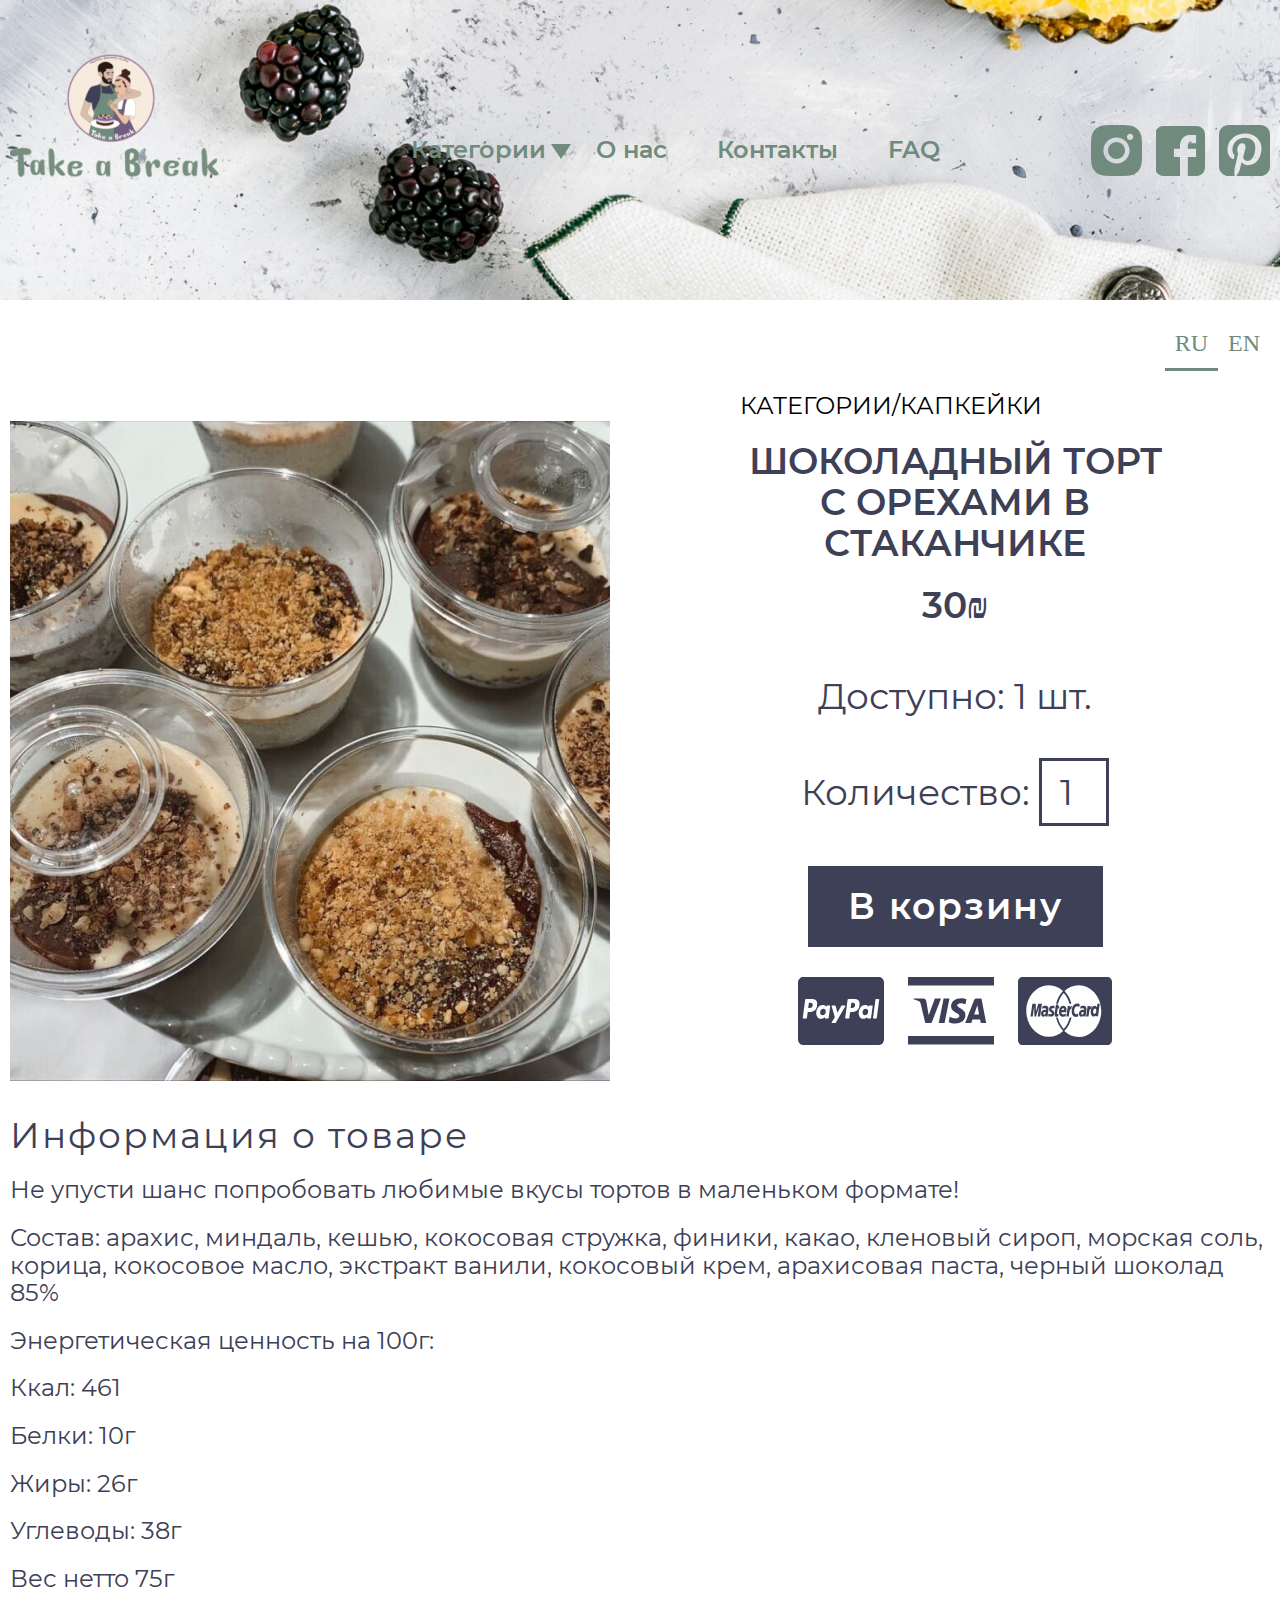
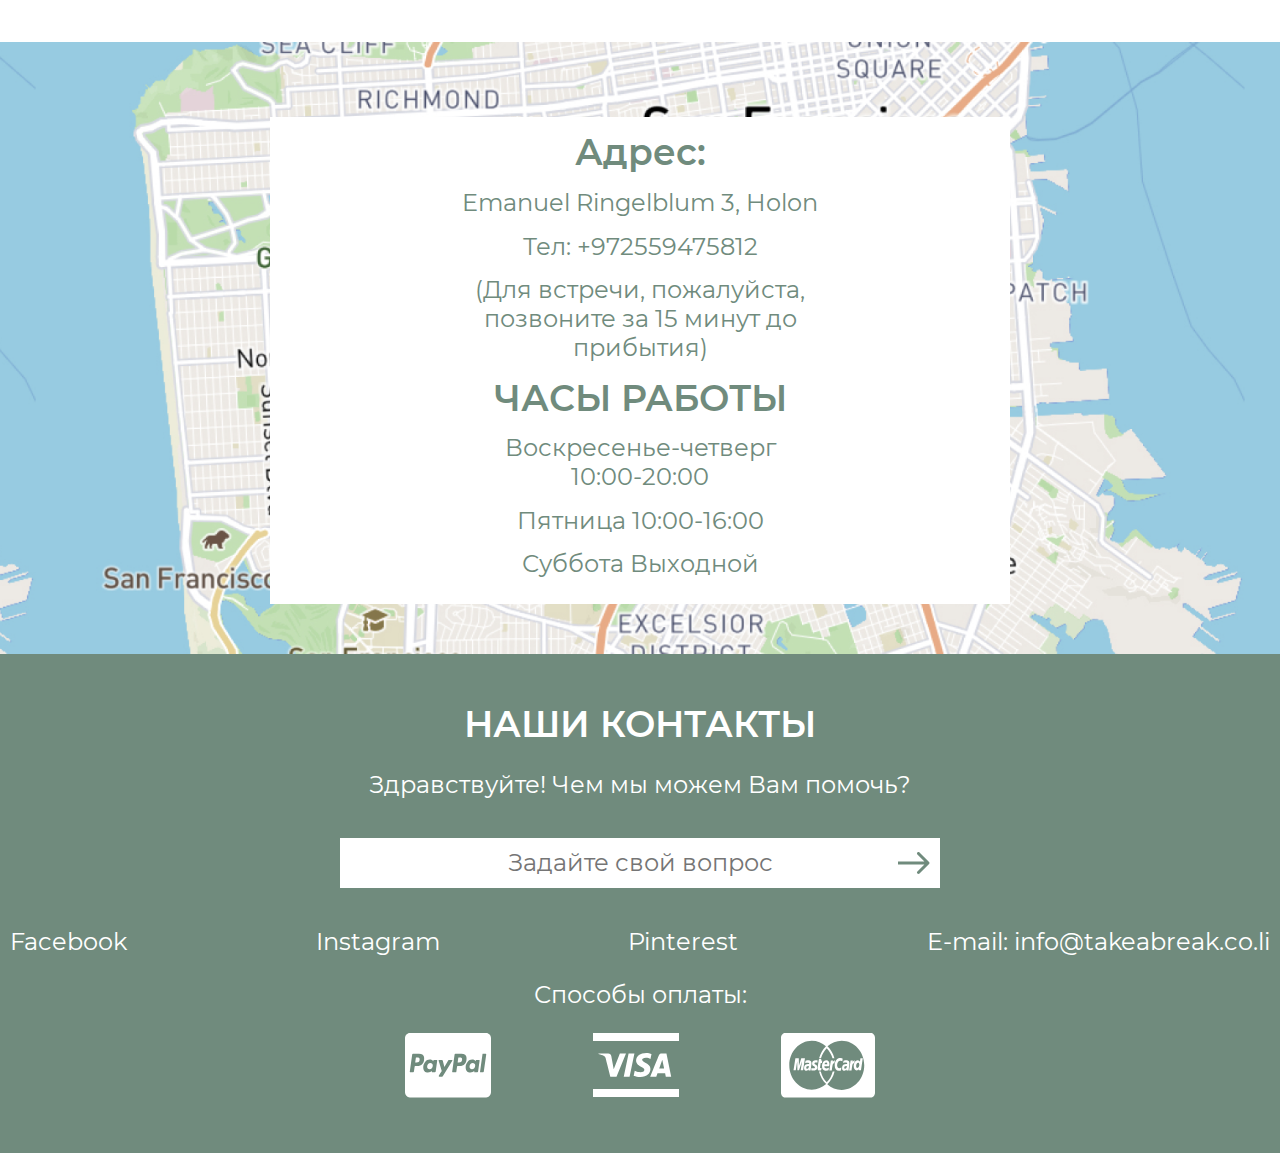
<file: product.html>
<!DOCTYPE html>
<html lang="ru_RU">
<head>
    <meta charset="UTF-8">
    <meta http-equiv="X-UA-Compatible" content="IE=edge">
    <meta name="viewport" content="width=device-width, initial-scale=1.0">
    <meta name="theme-color" content="#51adf6"> <!-- Цвет окна браузера для андройд -->
    <meta name="google" content="notranslate"> <!-- Просьба не переводить страницу на другие языки -->
    <meta name="geo.placename" content="Moscow"> <!-- Локация компании -->
    <!-- Информация для социальных сетей -->
    <meta property="og:url" content="https://site.com/"> <!-- URL данной страницы -->
    <meta property="og:type" content="website"> <!-- Тип контента (для страниц используйте тип website) -->
    <meta property="og:title" content="Заголовок страницы">
    <meta property="og:description" content="Краткое описание контента на странице">
    <meta property="og:image" content="https://site.com/images/image.jpg"> <!-- Превью -->
    <meta property="og:image:alt" content="Описание того, что изображено на превью">
    <meta property="og:site_name" content="Название сайта">
    <meta property="og:locale" content="ru_RU"> <!-- Язык контента на странице -->
    <link rel="stylesheet" href="style.css">
    <title>Take a Break | Home</title>
</head>
<body>
    <div class="wrapper">
        <!-- start header -->
        <header class="header">
            <div class="container">
                <div class="header__wrap">
                    <div class="header__logo">
                        <a href="index.html"><img src="assets/img/icons/logo-3 1.png" alt=""></a>
                    </div>
                    <nav class="header__menu">
                        <ul class="menu-list">
                            <li class="with-sublist"><a class="link" data-goto=".categories" href="index.html">Категории</a>
                                <ul class="menu-sublist">
                                    <li><a href="stock.html">В наличии</a></li>
                                    <li><a href="stock.html">Торты</a></li>
                                    <li><a href="stock.html">Конфеты и батончики</a></li>
                                    <li><a href="stock.html">Капкейки</a></li>
                                    <li><a href="stock.html">Открытки</a></li>
                                    <li><a href="stock.html">Наборы</a></li>
                                </ul>
                            </li>
                            <li><a data-goto=".about" class="link" href="index.html">О нас</a></li>
                            <li><a data-goto=".footer" class="link" href="index.html">Контакты</a></li>
                            <li><a href="FAQ.html">FAQ</a></li>
                        </ul>
                    </nav>
                    <div class="header__socials">
                        <a href="#" class="social-item">
                            <svg width="51" height="51" viewBox="0 0 51 51" fill="none" xmlns="http://www.w3.org/2000/svg">
                                <path d="M25.4931 16.9964C20.8108 16.9964 16.9897 20.8176 16.9897 25.5C16.9897 30.1824 20.8108 34.0036 25.4931 34.0036C30.1755 34.0036 33.9966 30.1824 33.9966 25.5C33.9966 20.8176 30.1755 16.9964 25.4931 16.9964ZM50.9972 25.5C50.9972 21.9786 51.0291 18.4891 50.8313 14.9741C50.6335 10.8914 49.7022 7.26793 46.7167 4.28241C43.7249 1.29052 40.1079 0.365518 36.0252 0.167759C32.5039 -0.0299992 29.0145 0.00189749 25.4995 0.00189749C21.9782 0.00189749 18.4888 -0.0299992 14.9739 0.167759C10.8912 0.365518 7.2678 1.2969 4.28234 4.28241C1.29049 7.27431 0.365511 10.8914 0.167756 14.9741C-0.0299986 18.4955 0.00189745 21.985 0.00189745 25.5C0.00189745 29.015 -0.0299986 32.5109 0.167756 36.0259C0.365511 40.1086 1.29687 43.7321 4.28234 46.7176C7.27418 49.7095 10.8912 50.6345 14.9739 50.8322C18.4952 51.03 21.9846 50.9981 25.4995 50.9981C29.0208 50.9981 32.5103 51.03 36.0252 50.8322C40.1079 50.6345 43.7313 49.7031 46.7167 46.7176C49.7086 43.7257 50.6335 40.1086 50.8313 36.0259C51.0354 32.5109 50.9972 29.0214 50.9972 25.5ZM25.4931 38.584C18.2528 38.584 12.4094 32.7405 12.4094 25.5C12.4094 18.2595 18.2528 12.416 25.4931 12.416C32.7335 12.416 38.5769 18.2595 38.5769 25.5C38.5769 32.7405 32.7335 38.584 25.4931 38.584ZM39.1127 14.9359C37.4222 14.9359 36.0571 13.5707 36.0571 11.8802C36.0571 10.1897 37.4222 8.82448 39.1127 8.82448C40.8032 8.82448 42.1684 10.1897 42.1684 11.8802C42.1689 12.2816 42.0902 12.6792 41.9368 13.0501C41.7834 13.4211 41.5583 13.7581 41.2745 14.042C40.9907 14.3258 40.6536 14.5509 40.2827 14.7043C39.9117 14.8577 39.5141 14.9364 39.1127 14.9359Z" fill="#708B7D"/>
                                </svg>                                    
                        </a>
                        <a href="#" class="social-item">
                            <svg width="49" height="50" viewBox="0 0 49 50" fill="none" xmlns="http://www.w3.org/2000/svg">
                                <path d="M49 8.26087C49 6.08696 48.1667 4.16667 46.5 2.5C44.8333 0.833333 42.913 0 40.7391 0H7.26087C5.08696 0 3.16667 0.833333 1.5 2.5C-0.166667 4.16667 -1 6.08696 -1 8.26087V41.7391C-1 43.913 -0.166667 45.8333 1.5 47.5C3.16667 49.1667 5.08696 50 7.26087 50H24V31.087H17.913V22.8261H24V19.5652C24 16.7391 24.9239 14.2572 26.7717 12.1196C28.6196 9.98188 30.8116 8.91304 33.3478 8.91304H40.087V17.1739H33.3478C32.9855 17.1739 32.6413 17.3913 32.3152 17.8261C31.9891 18.2609 31.8261 18.8043 31.8261 19.4565V22.8261H40.087V31.087H31.8261V50H40.7391C42.913 50 44.8333 49.1667 46.5 47.5C48.1667 45.8333 49 43.913 49 41.7391V8.26087Z" fill="#708B7D"/>
                                </svg>                                    
                        </a>
                        <a href="#" class="social-item">
                            <svg width="51" height="51" viewBox="0 0 51 51" fill="none" xmlns="http://www.w3.org/2000/svg">
                                <path d="M41.4375 0C44.0716 0 46.3239 0.935221 48.1943 2.80566C50.0648 4.67611 51 6.92839 51 9.5625V41.4375C51 44.0716 50.0648 46.3239 48.1943 48.1943C46.3239 50.0648 44.0716 51 41.4375 51H17.3652C19.2467 48.2995 20.4421 45.9753 20.9512 44.0273C21.1504 43.2747 21.737 40.9616 22.7109 37.0879C23.1758 37.9512 23.9893 38.6927 25.1514 39.3125C26.3135 39.9323 27.5586 40.2422 28.8867 40.2422C32.8932 40.2422 36.1637 38.6097 38.6982 35.3447C41.2327 32.0798 42.5 27.946 42.5 22.9434C42.5 21.084 42.1126 19.2855 41.3379 17.5479C40.5632 15.8102 39.4951 14.2718 38.1338 12.9326C36.7725 11.5934 35.0846 10.5199 33.0703 9.71191C31.056 8.90397 28.8757 8.5 26.5293 8.5C24.2272 8.5 22.0745 8.81543 20.0713 9.44629C18.068 10.0771 16.3747 10.9238 14.9912 11.9863C13.6077 13.0488 12.418 14.2607 11.4219 15.6221C10.4258 16.9834 9.68978 18.4001 9.21387 19.8721C8.73796 21.3441 8.5 22.8105 8.5 24.2715C8.5 26.5293 8.93717 28.5215 9.81152 30.248C10.6859 31.9746 11.9753 33.1921 13.6797 33.9004C13.9674 34.0111 14.2275 34.0111 14.46 33.9004C14.6924 33.7897 14.8529 33.5794 14.9414 33.2695C15.1628 32.2956 15.3288 31.6204 15.4395 31.2441C15.5723 30.735 15.4505 30.2702 15.0742 29.8496C13.9674 28.4772 13.4141 26.8171 13.4141 24.8691C13.4141 21.5488 14.5596 18.71 16.8506 16.3525C19.1416 13.9951 22.1354 12.8164 25.832 12.8164C29.1302 12.8164 31.7035 13.7129 33.5518 15.5059C35.4001 17.2988 36.3242 19.623 36.3242 22.4785C36.3242 26.1973 35.5771 29.3626 34.083 31.9746C32.5889 34.5866 30.6686 35.8926 28.3223 35.8926C26.9941 35.8926 25.9206 35.4111 25.1016 34.4482C24.2826 33.4854 24.028 32.3398 24.3379 31.0117C24.515 30.2591 24.8083 29.2354 25.2178 27.9404C25.6273 26.6455 25.9538 25.5166 26.1973 24.5537C26.4408 23.5908 26.5625 22.7663 26.5625 22.0801C26.5625 20.9954 26.2692 20.0934 25.6826 19.374C25.096 18.6546 24.2604 18.2949 23.1758 18.2949C21.8255 18.2949 20.68 18.9202 19.7393 20.1709C18.7985 21.4215 18.3281 22.9655 18.3281 24.8027C18.3281 26.3965 18.5938 27.7357 19.125 28.8203L15.8711 42.5664C15.3398 44.7799 15.2624 47.5911 15.6387 51H9.5625C6.92839 51 4.67611 50.0648 2.80566 48.1943C0.935221 46.3239 0 44.0716 0 41.4375V9.5625C0 6.92839 0.935221 4.67611 2.80566 2.80566C4.67611 0.935221 6.92839 0 9.5625 0H41.4375Z" fill="#708B7D"/>
                                </svg>                                    
                        </a>
                    </div>
                    <div class="header__language">
                        <a class="active" href="#">
                            RU
                        </a>
                        <a href="#">
                            EN
                        </a>
                    </div>
                </div>
            </div>
        </header>
        <div class="language">
            <div class="container">
                <div class="language__body">
                    <a class="active" href="#">
                        RU
                    </a>
                    <a href="#">
                        EN
                    </a>
                </div>
            </div>
        </div>
        <div class="mobile-nav">
            <div class="container">
                <div class="mobile-nav__body">
                    <div class="mobile-nav__burger">
                        <button class="mobile-nav__btn">
                            <span></span>
                        </button>
                    </div>
                    <nav class="mobile-nav__menu">
                        <ul class="menu-list">
                            <li class="with-sublist"><a class="link" data-goto=".categories" href="#">Категории</a>
                                <span class="arrow-sublist"></span>
                                <ul class="menu-sublist-mobile">
                                    <li><a href="stock.html">В наличии</a></li>
                                    <li><a href="stock.html">Торты</a></li>
                                    <li><a href="stock.html">Конфеты и батончики</a></li>
                                    <li><a href="stock.html">Капкейки</a></li>
                                    <li><a href="stock.html">Открытки</a></li>
                                    <li><a href="stock.html">Наборы</a></li>
                                </ul>
                            </li>
                            <li><a data-goto=".about" class="link" href="index.html">О нас</a></li>
                            <li><a data-goto=".footer" class="link" href="index.html">Контакты</a></li>
                            <li><a href="FAQ.html">FAQ</a></li>
                        </ul>
                    </nav>
                    <div class="mobile-nav__socials">
                        <a href="#" class="social-item">
                            <svg width="25" height="25" viewBox="0 0 51 51" fill="none" xmlns="http://www.w3.org/2000/svg">
                            <path d="M25.4931 16.9964C20.8108 16.9964 16.9897 20.8176 16.9897 25.5C16.9897 30.1824 20.8108 34.0036 25.4931 34.0036C30.1755 34.0036 33.9966 30.1824 33.9966 25.5C33.9966 20.8176 30.1755 16.9964 25.4931 16.9964ZM50.9972 25.5C50.9972 21.9786 51.0291 18.4891 50.8313 14.9741C50.6335 10.8914 49.7022 7.26793 46.7167 4.28241C43.7249 1.29052 40.1079 0.365518 36.0252 0.167759C32.5039 -0.0299992 29.0145 0.00189749 25.4995 0.00189749C21.9782 0.00189749 18.4888 -0.0299992 14.9739 0.167759C10.8912 0.365518 7.2678 1.2969 4.28234 4.28241C1.29049 7.27431 0.365511 10.8914 0.167756 14.9741C-0.0299986 18.4955 0.00189745 21.985 0.00189745 25.5C0.00189745 29.015 -0.0299986 32.5109 0.167756 36.0259C0.365511 40.1086 1.29687 43.7321 4.28234 46.7176C7.27418 49.7095 10.8912 50.6345 14.9739 50.8322C18.4952 51.03 21.9846 50.9981 25.4995 50.9981C29.0208 50.9981 32.5103 51.03 36.0252 50.8322C40.1079 50.6345 43.7313 49.7031 46.7167 46.7176C49.7086 43.7257 50.6335 40.1086 50.8313 36.0259C51.0354 32.5109 50.9972 29.0214 50.9972 25.5ZM25.4931 38.584C18.2528 38.584 12.4094 32.7405 12.4094 25.5C12.4094 18.2595 18.2528 12.416 25.4931 12.416C32.7335 12.416 38.5769 18.2595 38.5769 25.5C38.5769 32.7405 32.7335 38.584 25.4931 38.584ZM39.1127 14.9359C37.4222 14.9359 36.0571 13.5707 36.0571 11.8802C36.0571 10.1897 37.4222 8.82448 39.1127 8.82448C40.8032 8.82448 42.1684 10.1897 42.1684 11.8802C42.1689 12.2816 42.0902 12.6792 41.9368 13.0501C41.7834 13.4211 41.5583 13.7581 41.2745 14.042C40.9907 14.3258 40.6536 14.5509 40.2827 14.7043C39.9117 14.8577 39.5141 14.9364 39.1127 14.9359Z" fill="#708B7D"/>
                            </svg>                                    
                        </a>
                        <a href="#" class="social-item">
                            <svg width="25" height="25" viewBox="0 0 49 50" fill="none" xmlns="http://www.w3.org/2000/svg">
                            <path d="M49 8.26087C49 6.08696 48.1667 4.16667 46.5 2.5C44.8333 0.833333 42.913 0 40.7391 0H7.26087C5.08696 0 3.16667 0.833333 1.5 2.5C-0.166667 4.16667 -1 6.08696 -1 8.26087V41.7391C-1 43.913 -0.166667 45.8333 1.5 47.5C3.16667 49.1667 5.08696 50 7.26087 50H24V31.087H17.913V22.8261H24V19.5652C24 16.7391 24.9239 14.2572 26.7717 12.1196C28.6196 9.98188 30.8116 8.91304 33.3478 8.91304H40.087V17.1739H33.3478C32.9855 17.1739 32.6413 17.3913 32.3152 17.8261C31.9891 18.2609 31.8261 18.8043 31.8261 19.4565V22.8261H40.087V31.087H31.8261V50H40.7391C42.913 50 44.8333 49.1667 46.5 47.5C48.1667 45.8333 49 43.913 49 41.7391V8.26087Z" fill="#708B7D"/>
                            </svg>                                    
                        </a>
                        <a href="#" class="social-item">
                            <svg width="25" height="25" viewBox="0 0 51 51" fill="none" xmlns="http://www.w3.org/2000/svg">
                            <path d="M41.4375 0C44.0716 0 46.3239 0.935221 48.1943 2.80566C50.0648 4.67611 51 6.92839 51 9.5625V41.4375C51 44.0716 50.0648 46.3239 48.1943 48.1943C46.3239 50.0648 44.0716 51 41.4375 51H17.3652C19.2467 48.2995 20.4421 45.9753 20.9512 44.0273C21.1504 43.2747 21.737 40.9616 22.7109 37.0879C23.1758 37.9512 23.9893 38.6927 25.1514 39.3125C26.3135 39.9323 27.5586 40.2422 28.8867 40.2422C32.8932 40.2422 36.1637 38.6097 38.6982 35.3447C41.2327 32.0798 42.5 27.946 42.5 22.9434C42.5 21.084 42.1126 19.2855 41.3379 17.5479C40.5632 15.8102 39.4951 14.2718 38.1338 12.9326C36.7725 11.5934 35.0846 10.5199 33.0703 9.71191C31.056 8.90397 28.8757 8.5 26.5293 8.5C24.2272 8.5 22.0745 8.81543 20.0713 9.44629C18.068 10.0771 16.3747 10.9238 14.9912 11.9863C13.6077 13.0488 12.418 14.2607 11.4219 15.6221C10.4258 16.9834 9.68978 18.4001 9.21387 19.8721C8.73796 21.3441 8.5 22.8105 8.5 24.2715C8.5 26.5293 8.93717 28.5215 9.81152 30.248C10.6859 31.9746 11.9753 33.1921 13.6797 33.9004C13.9674 34.0111 14.2275 34.0111 14.46 33.9004C14.6924 33.7897 14.8529 33.5794 14.9414 33.2695C15.1628 32.2956 15.3288 31.6204 15.4395 31.2441C15.5723 30.735 15.4505 30.2702 15.0742 29.8496C13.9674 28.4772 13.4141 26.8171 13.4141 24.8691C13.4141 21.5488 14.5596 18.71 16.8506 16.3525C19.1416 13.9951 22.1354 12.8164 25.832 12.8164C29.1302 12.8164 31.7035 13.7129 33.5518 15.5059C35.4001 17.2988 36.3242 19.623 36.3242 22.4785C36.3242 26.1973 35.5771 29.3626 34.083 31.9746C32.5889 34.5866 30.6686 35.8926 28.3223 35.8926C26.9941 35.8926 25.9206 35.4111 25.1016 34.4482C24.2826 33.4854 24.028 32.3398 24.3379 31.0117C24.515 30.2591 24.8083 29.2354 25.2178 27.9404C25.6273 26.6455 25.9538 25.5166 26.1973 24.5537C26.4408 23.5908 26.5625 22.7663 26.5625 22.0801C26.5625 20.9954 26.2692 20.0934 25.6826 19.374C25.096 18.6546 24.2604 18.2949 23.1758 18.2949C21.8255 18.2949 20.68 18.9202 19.7393 20.1709C18.7985 21.4215 18.3281 22.9655 18.3281 24.8027C18.3281 26.3965 18.5938 27.7357 19.125 28.8203L15.8711 42.5664C15.3398 44.7799 15.2624 47.5911 15.6387 51H9.5625C6.92839 51 4.67611 50.0648 2.80566 48.1943C0.935221 46.3239 0 44.0716 0 41.4375V9.5625C0 6.92839 0.935221 4.67611 2.80566 2.80566C4.67611 0.935221 6.92839 0 9.5625 0H41.4375Z" fill="#708B7D"/>
                            </svg>                                    
                        </a>
                    </div>
                </div>
            </div>
        </div>
        <!-- end  header -->

        <!-- start main-content -->
        <main class="main-content">
            <section class="product-page">
                <div class="container">
                    <div class="product-page__body">
                        <div class="product-page__img">
                            <img src="assets/img/products/Rectangle 63.jpg" alt="Тортик">
                        </div>
                        <div class="product-page__info product-info">
                            <div class="product-info__name">
                                <h4>
                                    ШОКОЛАДНЫЙ ТОРТ С ОРЕХАМИ В СТАКАНЧИКЕ
                                </h4>
                                <div class="product-info__nav">
                                    <span>Категории</span>/<span>Капкейки</span>
                                </div>
                            </div>
                            <div class="product-info__price">
                                <span>30₪</span>
                            </div>
                            <div class="product-info__in-stock">
                                Доступно: <span>1 шт.</span>
                            </div>
                            <div class="product-info__amount">
                                Количество:
                                <input type="number" value="1">
                            </div>
                            <button class="in-curt_btn">
                                В корзину
                            </button>
                            <div class="product-info__pays">
                                <a href="#">
                                    <svg width="86" height="68" viewBox="0 0 86 68" fill="none" xmlns="http://www.w3.org/2000/svg">
                                    <path d="M27.8082 34.4438C27.8082 35.535 27.4909 36.4419 26.8563 37.1645C26.2218 37.887 25.4442 38.2483 24.5234 38.2483C23.8018 38.2483 23.2232 38.0124 22.7878 37.5405C22.3523 37.0686 22.1345 36.4198 22.1345 35.594C22.1345 34.5028 22.4456 33.5812 23.0677 32.8292C23.6898 32.0771 24.4612 31.7011 25.3819 31.7011C26.0787 31.7011 26.6573 31.9444 27.1176 32.431C27.578 32.9176 27.8082 33.5886 27.8082 34.4438ZM57.1094 27.8524C57.1094 29.0911 56.8356 29.9316 56.2882 30.374C55.7407 30.8163 54.9196 31.0375 53.8246 31.0375L52.6302 31.0818L53.2648 26.3483C53.3145 26.0239 53.4763 25.8617 53.75 25.8617H54.4219C54.9693 25.8617 55.4048 25.8912 55.7283 25.9502C56.0518 26.0092 56.3628 26.1935 56.6615 26.5032C56.9601 26.8128 57.1094 27.2626 57.1094 27.8524ZM70.2109 34.4438C70.2109 35.5056 69.8937 36.4051 69.2591 37.1423C68.6246 37.8796 67.8594 38.2483 66.9635 38.2483C66.2419 38.2483 65.6571 38.0124 65.2092 37.5405C64.7613 37.0686 64.5373 36.4198 64.5373 35.594C64.5373 34.5028 64.8484 33.5812 65.4705 32.8292C66.0926 32.0771 66.864 31.7011 67.7847 31.7011C68.4815 31.7011 69.06 31.9444 69.5204 32.431C69.9808 32.9176 70.2109 33.5886 70.2109 34.4438ZM19.1484 26.8792C19.1484 25.1392 18.6694 23.8784 17.7114 23.0969C16.7533 22.3153 15.5029 21.9246 13.9601 21.9246H7.98785C7.51505 21.9246 7.25376 22.2047 7.20399 22.7651L4.77778 40.8141C4.75289 40.991 4.79022 41.1532 4.88976 41.3007C4.98929 41.4482 5.11372 41.5219 5.26302 41.5219H8.09983C8.59751 41.5219 8.87124 41.2417 8.92101 40.6814L9.59288 35.8152C9.61777 35.5793 9.70486 35.3876 9.85417 35.2401C10.0035 35.0927 10.1901 34.9968 10.4141 34.9526C10.638 34.9083 10.8495 34.8862 11.0486 34.8862C11.2477 34.8862 11.4841 34.901 11.7578 34.9305C12.0315 34.9599 12.2057 34.9747 12.2804 34.9747C14.4204 34.9747 16.1001 34.2595 17.3194 32.8292C18.5388 31.3988 19.1484 29.4155 19.1484 26.8792ZM30.6823 40.6814L32.2127 29.1353C32.2376 28.9584 32.2002 28.7962 32.1007 28.6487C32.0012 28.5012 31.8767 28.4275 31.7274 28.4275H28.8906C28.5422 28.4275 28.3307 28.9141 28.2561 29.8874C27.5842 28.7077 26.4022 28.1178 24.7101 28.1178C22.9184 28.1178 21.3942 28.9141 20.1376 30.5067C18.8809 32.0992 18.2526 33.972 18.2526 36.1249C18.2526 37.8649 18.6819 39.251 19.5404 40.2832C20.3989 41.3154 21.5498 41.8316 22.9931 41.8316C23.6898 41.8316 24.4115 41.6546 25.158 41.3007C25.9045 40.9468 26.5017 40.4749 26.9497 39.8851C26.8501 40.239 26.8003 40.5487 26.8003 40.8141C26.8003 41.286 26.9621 41.5219 27.2856 41.5219H29.8611C30.3339 41.5219 30.6076 41.2417 30.6823 40.6814ZM47.3672 29.0468C47.3672 28.8994 47.3174 28.7593 47.2179 28.6266C47.1183 28.4939 47.0064 28.4275 46.8819 28.4275H44.0078C43.7341 28.4275 43.5101 28.575 43.3359 28.8699L39.3793 35.771L37.737 29.1353C37.6126 28.6634 37.3388 28.4275 36.9158 28.4275H34.1163C33.9919 28.4275 33.8799 28.4939 33.7804 28.6266C33.6808 28.7593 33.6311 28.8994 33.6311 29.0468C33.6311 29.1058 33.8737 29.9758 34.3589 31.6569C34.8442 33.3379 35.3668 35.1516 35.9266 37.0981C36.4865 39.0446 36.7789 40.0768 36.8038 40.1948C34.7633 43.4978 33.7431 45.2674 33.7431 45.5033C33.7431 45.8867 33.9048 46.0784 34.2283 46.0784H37.1024C37.3762 46.0784 37.6001 45.9309 37.7743 45.636L47.2925 29.3565C47.3423 29.2975 47.3672 29.1943 47.3672 29.0468ZM61.5512 26.8792C61.5512 25.1392 61.0722 23.8784 60.1141 23.0969C59.1561 22.3153 57.9057 21.9246 56.3628 21.9246H50.428C49.9303 21.9246 49.6565 22.2047 49.6068 22.7651L47.1806 40.8141C47.1557 40.991 47.193 41.1532 47.2925 41.3007C47.3921 41.4482 47.5165 41.5219 47.6658 41.5219H50.7266C51.0252 41.5219 51.2242 41.3302 51.3238 40.9468L51.9957 35.8152C52.0205 35.5793 52.1076 35.3876 52.2569 35.2401C52.4062 35.0927 52.5929 34.9968 52.8168 34.9526C53.0408 34.9083 53.2523 34.8862 53.4514 34.8862C53.6505 34.8862 53.8869 34.901 54.1606 34.9305C54.4343 34.9599 54.6085 34.9747 54.6832 34.9747C56.8232 34.9747 58.5029 34.2595 59.7222 32.8292C60.9416 31.3988 61.5512 29.4155 61.5512 26.8792ZM73.0851 40.6814L74.6154 29.1353C74.6403 28.9584 74.603 28.7962 74.5035 28.6487C74.4039 28.5012 74.2795 28.4275 74.1302 28.4275H71.2934C70.945 28.4275 70.7335 28.9141 70.6589 29.8874C70.0119 28.7077 68.8299 28.1178 67.1128 28.1178C65.3212 28.1178 63.797 28.9141 62.5404 30.5067C61.2837 32.0992 60.6554 33.972 60.6554 36.1249C60.6554 37.8649 61.0846 39.251 61.9431 40.2832C62.8016 41.3154 63.9525 41.8316 65.3958 41.8316C66.1175 41.8316 66.8516 41.6546 67.5981 41.3007C68.3446 40.9468 68.9294 40.4749 69.3524 39.8851C69.3524 39.9146 69.3275 40.0473 69.2778 40.2832C69.228 40.5192 69.2031 40.6961 69.2031 40.8141C69.2031 41.286 69.3649 41.5219 69.6884 41.5219H72.2639C72.7367 41.5219 73.0104 41.2417 73.0851 40.6814ZM81.2222 22.5881V22.5439C81.2222 22.131 81.0605 21.9246 80.737 21.9246H77.9748C77.7011 21.9246 77.5394 22.0868 77.4896 22.4112L75.0634 40.8141L75.026 40.9026C75.026 41.05 75.0758 41.1901 75.1753 41.3228C75.2749 41.4555 75.3993 41.5219 75.5486 41.5219H78.0122C78.485 41.5219 78.7462 41.2417 78.796 40.6814L81.2222 22.5881ZM14.6319 28.516C14.5075 29.5482 14.184 30.2265 13.6615 30.5509C13.1389 30.8753 12.3924 31.0375 11.4219 31.0375L10.1901 31.0818L10.8247 26.3483C10.8744 26.0239 11.0362 25.8617 11.3099 25.8617H12.0191C13.0145 25.8617 13.7361 26.0313 14.184 26.3704C14.6319 26.7096 14.7812 27.4248 14.6319 28.516ZM86 5.68929V62.3136C86 63.8472 85.5272 65.1743 84.5816 66.295C83.636 67.4157 82.5162 67.9761 81.2222 67.9761H4.77778C3.4838 67.9761 2.364 67.4157 1.4184 66.295C0.472801 65.1743 0 63.8472 0 62.3136V5.68929C0 4.15571 0.472801 2.82858 1.4184 1.70789C2.364 0.587201 3.4838 0.0268555 4.77778 0.0268555H81.2222C82.5162 0.0268555 83.636 0.587201 84.5816 1.70789C85.5272 2.82858 86 4.15571 86 5.68929Z" fill="#3D4056"/>
                                    </svg>
                                                                              
                                </a>
                                <a href="#">
                                    <svg width="86" height="68" viewBox="0 0 86 68" fill="none" xmlns="http://www.w3.org/2000/svg">
                                    <path d="M0 0.0268555H86V8.4679H0V0.0268555ZM0 59.1141H86V67.5552H0V59.1141ZM72.7951 46.0896L72.1149 42.4178H64.4961L63.2843 46.0601L57.1783 46.0727C61.1069 35.9182 64.0192 28.3888 65.919 23.5014C66.4155 22.2226 67.2989 21.5726 68.5967 21.5811C69.5896 21.5895 71.2119 21.5895 73.4635 21.5811L78.1818 46.0812L72.7951 46.0938V46.0896ZM66.2122 37.3869H71.122L69.2847 28.1862L66.2122 37.3869ZM26.8633 21.5768L33.0005 21.5853L23.5132 46.0896L17.2977 46.0854C15.1985 37.3489 13.6545 30.8662 12.6694 26.6499C12.3684 25.3542 11.7703 24.451 10.6132 24.0247C9.58509 23.6449 7.87291 23.054 5.47273 22.2563V21.5811H15.2806C16.9772 21.5811 17.9662 22.4674 18.2867 24.2822L20.7104 38.1635L26.8633 21.5768ZM41.4325 21.5853L36.5852 46.0854L30.7411 46.077L35.5884 21.5768L41.4325 21.5853ZM53.2848 21.1295C55.0283 21.1295 57.233 21.7119 58.4995 22.2563L57.4754 27.3378C56.33 26.8398 54.4458 26.1688 52.8626 26.1983C50.5563 26.2363 49.1334 27.2788 49.1334 28.279C49.1334 29.8997 51.6039 30.7185 54.1526 32.4953C57.0571 34.5212 57.4363 36.336 57.4011 38.3112C57.362 42.4093 54.1526 46.4526 47.3782 46.4526C44.2861 46.4019 43.172 46.1234 40.6545 45.1611L41.7178 39.8601C44.2822 41.0165 45.3728 41.3837 47.5619 41.3837C49.5751 41.3837 51.299 40.5101 51.3146 38.9865C51.3225 37.9018 50.7087 37.3658 48.4532 36.0237C46.1976 34.6858 43.0391 32.833 43.0782 29.102C43.129 24.3328 47.3274 21.1295 53.2809 21.1295H53.2848Z" fill="#3D4056"/>
                                    </svg> 
                                </a>
                                <a href="#">
                                    <svg width="94" height="68" viewBox="0 0 94 68" fill="none" xmlns="http://www.w3.org/2000/svg">
                                    <path d="M4.37391 0.0269644C1.95905 0.0269644 0 2.28075 0 5.06158V62.9416C0 65.7218 1.95933 67.9761 4.37391 67.9761H89.6261C92.0409 67.9761 94 65.7223 94 62.9415V5.06147C94 2.28108 92.0407 0.0268555 89.6261 0.0268555H4.37382L4.37391 0.0269644ZM30.8231 8.20618C36.1887 8.20618 41.1166 10.3549 44.9848 13.9441C41.7303 17.296 39.3029 21.6998 38.1052 26.6914H39.9823C41.0877 22.5735 43.0959 18.9073 45.7427 15.9999C48.3896 18.9073 50.3976 22.5735 51.5031 26.6914H53.4096C52.1953 21.7261 49.7645 17.3486 46.5124 14.0185C50.388 10.3838 55.3352 8.20607 60.7239 8.20607C73.1593 8.20607 83.2398 19.8107 83.2398 34.1266C83.2398 48.4425 73.1593 60.0471 60.7239 60.0471C55.2456 60.0471 50.2223 57.7964 46.3185 54.0521C49.8106 50.5551 52.385 45.8672 53.5624 40.534H51.7263C50.6809 45.0103 48.5768 48.9914 45.7426 52.1047C42.9085 48.9914 40.8073 45.0103 39.7619 40.534H38.014C39.1982 45.7899 41.7391 50.4123 45.1786 53.8764C41.2819 57.5742 36.2783 59.7969 30.823 59.7969C18.3878 59.7969 8.30724 48.2481 8.30724 34.0015C8.30724 19.7549 18.3878 8.20618 30.8231 8.20618ZM59.0349 26.4276C56.3294 26.4276 53.6974 29.1501 53.6974 34.2618C53.6974 37.6515 55.1191 39.8882 57.9157 39.8882C58.7064 39.8885 59.9661 39.5163 59.9661 39.5163L60.3832 36.5544C60.3832 36.5544 59.2336 37.2238 58.4444 37.2238C56.7821 37.2238 56.115 35.7522 56.115 34.1706C56.115 30.9622 57.5453 29.1967 59.1377 29.1967C60.3318 29.1967 61.2909 29.9745 61.2909 29.9745L61.6728 27.0937C61.6728 27.0937 60.253 26.4276 59.0348 26.4276H59.0349ZM81.7799 26.6778L79.427 26.6845L78.9218 30.2484C78.9218 30.2484 78.0372 28.8654 76.654 28.8654C74.5033 28.8654 72.7118 31.8063 72.7118 35.1884C72.7118 37.3715 73.6653 39.5129 75.62 39.5129C77.0261 39.5129 77.8055 38.4006 77.8055 38.4006L77.7027 39.3506H79.9881L81.7799 26.6778ZM14.3878 26.715L12.5137 39.4182H14.7726L16.2003 29.8393L16.4118 39.4182H18.0274L21.0413 29.8393L19.7047 39.4182H22.1046L23.9553 26.715H20.2423L17.9305 34.5087L17.8101 26.7151H14.3879L14.3878 26.715ZM37.9877 27.54C37.9367 27.5989 36.6218 36.3265 36.6218 37.3895C36.6218 38.9633 37.3882 39.6663 38.4665 39.6549C39.2392 39.6474 39.8376 39.4239 40.1145 39.3303C40.1434 39.3214 40.1996 39.3033 40.1996 39.3033L40.4905 37.0311C40.3324 37.0311 40.0994 37.1089 39.8941 37.1089C39.089 37.1089 38.9998 36.6158 39.051 36.25L39.7003 31.6144H40.9252L41.2219 29.102H40.0675L40.3025 27.54H37.9877ZM65.2918 28.8181C63.7151 28.8181 62.507 29.4166 62.507 29.4166L62.1721 31.7497C62.1721 31.7497 63.1699 31.2728 64.6779 31.2728C65.534 31.2728 66.1612 31.3856 66.1612 32.2061C66.1612 32.7044 66.0848 32.8891 66.0848 32.8891C66.0848 32.8891 65.4079 32.8215 65.0949 32.8215C63.1067 32.8215 61.0177 33.8245 61.0177 36.8418C61.0177 39.2191 62.3891 39.7631 63.2384 39.7631C64.8607 39.7631 65.5602 38.5226 65.5973 38.5188L65.5209 39.5535H67.5449L68.4496 32.0878C68.4499 28.9199 66.1058 28.818 65.2918 28.818V28.8181ZM27.3246 28.8317C25.7422 28.8317 24.5281 29.4301 24.5281 29.4301L24.1932 31.7632C24.1932 31.7632 25.1943 31.2864 26.7077 31.2864C27.5671 31.2864 28.1971 31.3995 28.1971 32.2196C28.1971 32.7177 28.1206 32.9026 28.1206 32.9026C28.1206 32.9026 27.4417 32.835 27.1278 32.835C25.1319 32.835 23.0359 33.8364 23.0359 36.8519C23.0359 39.228 24.41 39.7733 25.2625 39.7733C26.8906 39.7733 27.5927 38.5327 27.6301 38.529L27.5537 39.5636H29.5865L30.4941 32.1013C30.4941 28.9353 28.1416 28.8315 27.3246 28.8315V28.8317ZM34.5038 28.8317C32.8046 28.8317 31.0787 29.6212 31.0787 32.3177C31.0787 35.3731 33.9546 35.0644 33.9546 36.3514C33.9546 37.2105 33.152 37.2814 32.5328 37.2814C31.4612 37.2814 30.4976 36.8552 30.4941 36.8756L30.1857 39.2086C30.2412 39.2284 30.8379 39.5366 32.7649 39.5366C33.2823 39.5366 36.2399 39.6878 36.2399 36.1418C36.2399 32.8267 33.5021 33.4838 33.5021 32.152C33.5021 31.4889 33.9467 31.2797 34.7623 31.2797C35.0862 31.2797 36.334 31.398 36.334 31.398L36.6218 29.0412C36.6218 29.0416 35.8167 28.8317 34.5039 28.8317H34.5038ZM45.1258 28.8317C42.7645 28.8322 41.0163 31.7549 41.0163 35.0565C41.0163 38.8671 43.2067 39.7733 45.073 39.7733C46.7956 39.7733 47.5551 39.3303 47.5551 39.3303L47.9664 36.7302C47.9664 36.7302 46.6559 37.3929 45.4725 37.3929C42.9508 37.3929 43.3927 35.2323 43.3927 35.2323H48.1661C48.1661 35.2323 48.4746 33.4862 48.4746 32.7741C48.4746 30.9975 47.7043 28.8317 45.1259 28.8317H45.1258ZM53.677 28.9432C52.6132 28.9432 51.8233 30.5899 51.8233 30.5899L52.0348 29.0785H49.8258L48.3425 39.513H50.7835C51.4748 35.0571 51.6011 31.439 53.2509 32.1013C53.5397 30.3766 53.8199 29.7103 54.1351 28.9804C54.1351 28.9804 53.9871 28.9432 53.6769 28.9432H53.677ZM73.455 28.9432C72.3913 28.9432 71.6015 30.5899 71.6015 30.5899L71.813 29.0785H69.604L68.1205 39.513H70.5587C71.2503 35.0571 71.3798 31.439 73.0291 32.1013C73.3184 30.3766 73.5984 29.7103 73.9133 28.9804C73.9133 28.9804 73.7652 28.9432 73.4551 28.9432H73.455ZM45.114 31.185C46.4551 31.185 46.2098 32.9274 46.2098 33.0683H43.569C43.569 32.8885 43.8188 31.185 45.1141 31.185H45.114ZM77.0242 31.3879C77.8777 31.3875 78.3167 32.0512 78.3167 33.6127C78.3167 35.0294 77.6959 36.9229 76.4102 36.9229C75.5568 36.9229 75.1558 36.1117 75.1558 34.8401C75.1558 32.7607 75.9823 31.3879 77.0241 31.3879H77.0242ZM65.2947 34.9381C65.6429 34.9386 65.7149 34.9776 65.7735 34.9957C65.7651 34.994 65.7635 34.9959 65.797 35.0024C65.8411 35.4671 65.5531 37.6465 64.1608 37.6465C63.4429 37.6465 63.259 36.9894 63.259 36.6017C63.259 35.8456 63.601 34.9381 65.2947 34.9381ZM27.3276 34.9483C27.723 34.9488 27.7662 34.9997 27.8328 35.0125C27.877 35.477 27.5878 37.6532 26.1907 37.6532C25.47 37.6532 25.2831 36.9993 25.2831 36.6118C25.2831 35.8562 25.6271 34.9483 27.3276 34.9483Z" fill="#3D4056"/>
                                    </svg>
                                        
                                </a>
                            </div>
                        </div>
                    </div>
                    <div class="product-page__details pp-details">
                        <div class="pp-details__title">
                            Информация о товаре
                        </div>
                        <div class="pp-details__text">
                            <p>Не упусти шанс попробовать любимые вкусы тортов в маленьком формате!</p>
                            <p>Состав: арахис, миндаль, кешью, кокосовая стружка, финики, какао, кленовый сироп, морская соль, корица, кокосовое масло, экстракт ванили, кокосовый крем, арахисовая паста, черный шоколад 85%</p>
                            <p>Энергетическая ценность на 100г:</p>
                            <p>Ккал: <span>461</span></p>
                            <p>Белки: <span>10г</span></p>
                            <p>Жиры: <span>26г</span></p>
                            <p>Углеводы: <span>38г</span></p>
                            <p>Вес нетто <span>75г</span></p>
                        </div>
                    </div>
                </div>
            </section>
            <section class="contacts">
                <div class="container">
                    <div class="contacts__wrap">
                        <div class="contacts__textbox">
                            <div class="contacts__title">
                                <h4>Адрес:</h4>
                            </div>
                            <div class="contacts__text">
                                <p>
                                    Emanuel Ringelblum 3, Holon
                                </p>
                                <p>
                                    Тел: <span>+972559475812</span>
                                </p>
                                <p>
                                    (Для встречи, пожалуйста, позвоните за 15 минут до прибытия)
                                </p>
                            </div>
                            <div class="contacts__title">
                                <h4>
                                    ЧАСЫ РАБОТЫ
                                </h4>
                            </div>
                            <div class="contacts__text">
                                <p>
                                    Воскресенье-четверг<br>
                                    <span>10:00-20:00</span>
                                </p>
                                <p>
                                    Пятница 10:00-16:00
                                </p>
                                <p>
                                    Суббота Выходной
                                </p>
                            </div>
                        </div>
                    </div>
                </div>
            </section>
        </main>
        <!-- end  main-content -->

        <!-- start footer -->
            <footer class="footer">
                <div class="container">
                    <div class="footer__body">
                        <div class="footer__title">
                            <h4>
                                Наши Контакты
                            </h4>
                        </div>
                        <div class="footer__subtitle">
                            <p>
                                Здравствуйте! Чем мы можем Вам помочь?
                            </p>
                        </div>
                        <div class="footer__form">
                            <form action="#" method="post">
                                <input type="text" name="#" placeholder="Задайте свой вопрос" id="#">
                                <button type="submit"><span></span></button>
                            </form>
                        </div>
                        <div class="footer__socials">
                            <a href="#">
                                Facebook
                            </a>
                            <a href="">
                                Instagram
                            </a>
                            <a href="">
                                Pinterest
                            </a>
                            <a href="mailto:info@takeabreak.co.li">
                                E-mail: <span>info@takeabreak.co.li</span>
                            </a>
                        </div>
                        <div class="footer__pay">
                            <div class="footer-pay__text">
                                <span>Способы оплаты:</span>
                            </div>
                            <div class="footer__pay-sytems">
                                <div class="pay-system__item">
                                    <img src="assets/img/icons/paypal.svg" alt="Paypal Icon">
                                </div>
                                <div class="pay-system__item">
                                    <img src="assets/img/icons/visa.svg" alt="Visa">
                                </div>
                                <div class="pay-system__item">
                                    <img src="assets/img/icons/mastercard.svg" alt="MasterCard">
                                </div>
                            </div>
                        </div>
                    </div>
                </div>
            </footer>
        <!-- end  footer -->
    </div>
    <script src="js/main.js"></script>
</body>
</html>
</file>
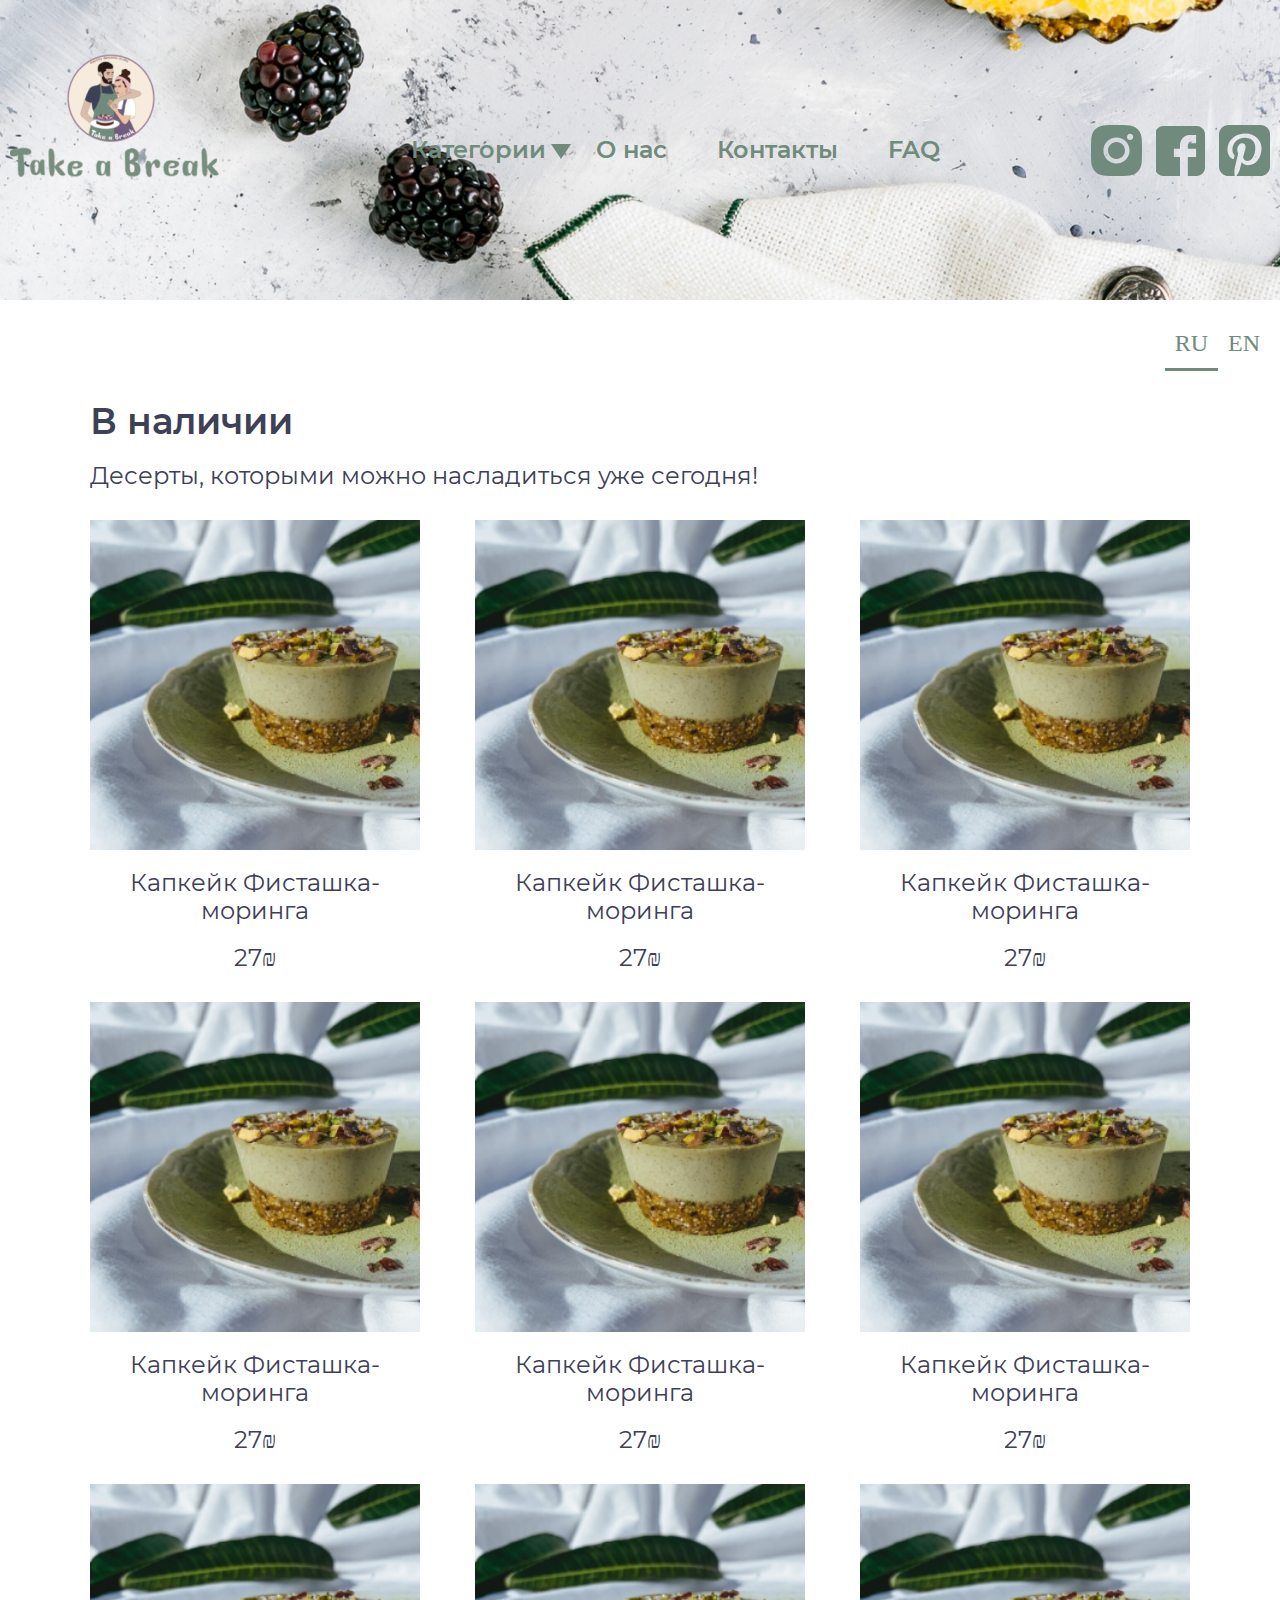
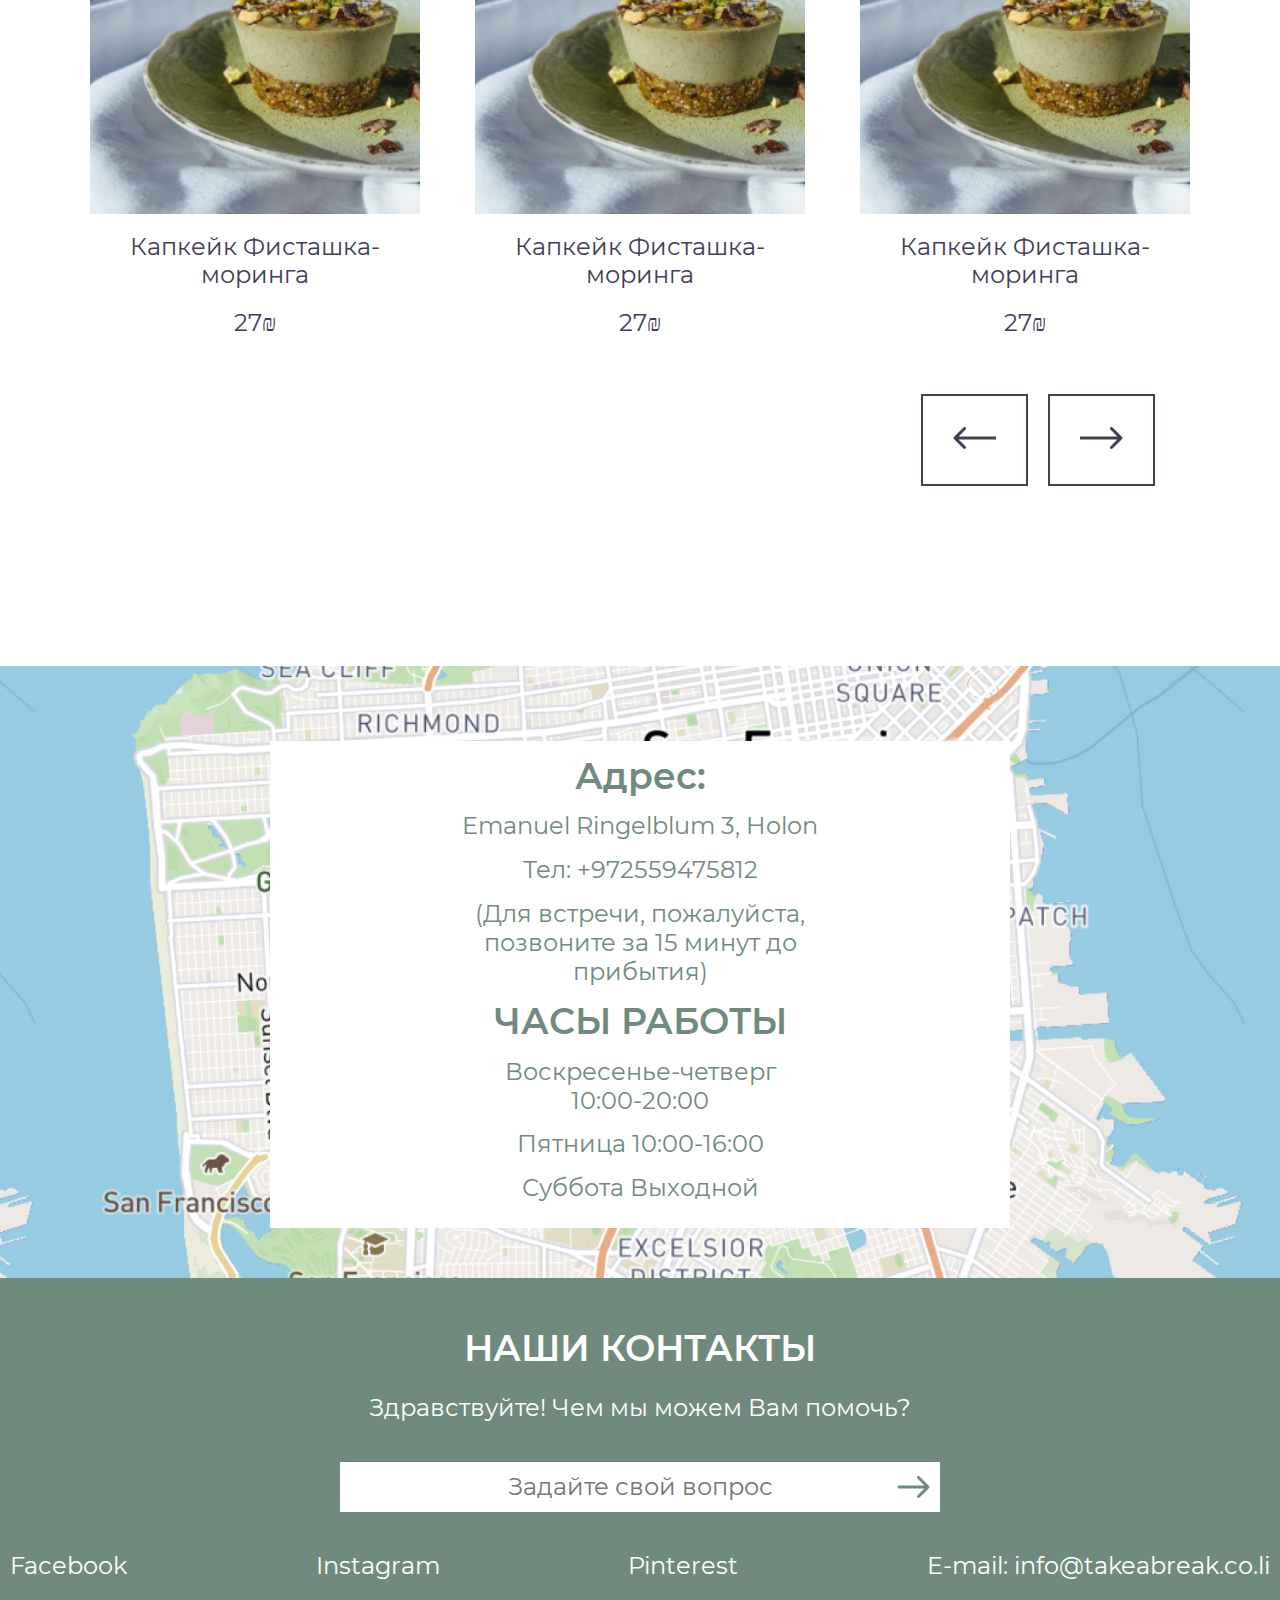
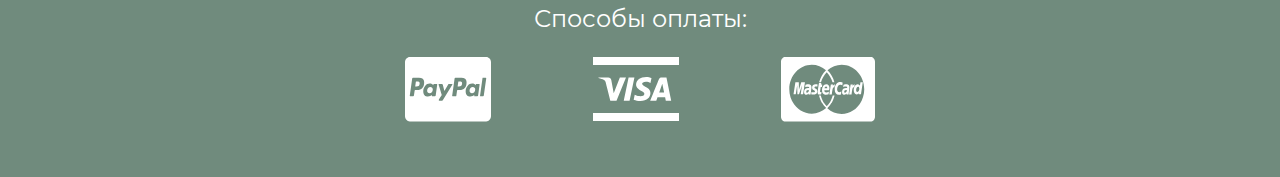
<file: stock.html>
<!DOCTYPE html>
<html lang="ru_RU">
<head>
    <meta charset="UTF-8">
    <meta http-equiv="X-UA-Compatible" content="IE=edge">
    <meta name="viewport" content="width=device-width, initial-scale=1.0">
    <meta name="theme-color" content="#51adf6"> <!-- Цвет окна браузера для андройд -->
    <meta name="google" content="notranslate"> <!-- Просьба не переводить страницу на другие языки -->
    <meta name="geo.placename" content="Moscow"> <!-- Локация компании -->
    <!-- Информация для социальных сетей -->
    <meta property="og:url" content="https://site.com/"> <!-- URL данной страницы -->
    <meta property="og:type" content="website"> <!-- Тип контента (для страниц используйте тип website) -->
    <meta property="og:title" content="Заголовок страницы">
    <meta property="og:description" content="Краткое описание контента на странице">
    <meta property="og:image" content="https://site.com/images/image.jpg"> <!-- Превью -->
    <meta property="og:image:alt" content="Описание того, что изображено на превью">
    <meta property="og:site_name" content="Название сайта">
    <meta property="og:locale" content="ru_RU"> <!-- Язык контента на странице -->
    <link rel="stylesheet" href="style.css">
    <title>Take a Break | Home</title>
</head>
<body>
    <div class="wrapper">
        <!-- start header -->
        <header class="header">
            <div class="container">
                <div class="header__wrap">
                    <div class="header__logo">
                        <a href="index.html"><img src="assets/img/icons/logo-3 1.png" alt=""></a>
                    </div>
                    <nav class="header__menu">
                        <ul class="menu-list">
                            <li class="with-sublist"><a class="link" data-goto=".categories" href="index.html">Категории</a>
                                <ul class="menu-sublist">
                                    <li><a href="stock.html">В наличии</a></li>
                                    <li><a href="stock.html">Торты</a></li>
                                    <li><a href="stock.html">Конфеты и батончики</a></li>
                                    <li><a href="stock.html">Капкейки</a></li>
                                    <li><a href="stock.html">Открытки</a></li>
                                    <li><a href="stock.html">Наборы</a></li>
                                </ul>
                            </li>
                            <li><a data-goto=".about" class="link" href="index.html">О нас</a></li>
                            <li><a data-goto=".footer" class="link" href="index.html">Контакты</a></li>
                            <li><a href="FAQ.html">FAQ</a></li>
                        </ul>
                    </nav>
                    <div class="header__socials">
                        <a href="#" class="social-item">
                            <svg width="51" height="51" viewBox="0 0 51 51" fill="none" xmlns="http://www.w3.org/2000/svg">
                                <path d="M25.4931 16.9964C20.8108 16.9964 16.9897 20.8176 16.9897 25.5C16.9897 30.1824 20.8108 34.0036 25.4931 34.0036C30.1755 34.0036 33.9966 30.1824 33.9966 25.5C33.9966 20.8176 30.1755 16.9964 25.4931 16.9964ZM50.9972 25.5C50.9972 21.9786 51.0291 18.4891 50.8313 14.9741C50.6335 10.8914 49.7022 7.26793 46.7167 4.28241C43.7249 1.29052 40.1079 0.365518 36.0252 0.167759C32.5039 -0.0299992 29.0145 0.00189749 25.4995 0.00189749C21.9782 0.00189749 18.4888 -0.0299992 14.9739 0.167759C10.8912 0.365518 7.2678 1.2969 4.28234 4.28241C1.29049 7.27431 0.365511 10.8914 0.167756 14.9741C-0.0299986 18.4955 0.00189745 21.985 0.00189745 25.5C0.00189745 29.015 -0.0299986 32.5109 0.167756 36.0259C0.365511 40.1086 1.29687 43.7321 4.28234 46.7176C7.27418 49.7095 10.8912 50.6345 14.9739 50.8322C18.4952 51.03 21.9846 50.9981 25.4995 50.9981C29.0208 50.9981 32.5103 51.03 36.0252 50.8322C40.1079 50.6345 43.7313 49.7031 46.7167 46.7176C49.7086 43.7257 50.6335 40.1086 50.8313 36.0259C51.0354 32.5109 50.9972 29.0214 50.9972 25.5ZM25.4931 38.584C18.2528 38.584 12.4094 32.7405 12.4094 25.5C12.4094 18.2595 18.2528 12.416 25.4931 12.416C32.7335 12.416 38.5769 18.2595 38.5769 25.5C38.5769 32.7405 32.7335 38.584 25.4931 38.584ZM39.1127 14.9359C37.4222 14.9359 36.0571 13.5707 36.0571 11.8802C36.0571 10.1897 37.4222 8.82448 39.1127 8.82448C40.8032 8.82448 42.1684 10.1897 42.1684 11.8802C42.1689 12.2816 42.0902 12.6792 41.9368 13.0501C41.7834 13.4211 41.5583 13.7581 41.2745 14.042C40.9907 14.3258 40.6536 14.5509 40.2827 14.7043C39.9117 14.8577 39.5141 14.9364 39.1127 14.9359Z" fill="#708B7D"/>
                                </svg>                                    
                        </a>
                        <a href="#" class="social-item">
                            <svg width="49" height="50" viewBox="0 0 49 50" fill="none" xmlns="http://www.w3.org/2000/svg">
                                <path d="M49 8.26087C49 6.08696 48.1667 4.16667 46.5 2.5C44.8333 0.833333 42.913 0 40.7391 0H7.26087C5.08696 0 3.16667 0.833333 1.5 2.5C-0.166667 4.16667 -1 6.08696 -1 8.26087V41.7391C-1 43.913 -0.166667 45.8333 1.5 47.5C3.16667 49.1667 5.08696 50 7.26087 50H24V31.087H17.913V22.8261H24V19.5652C24 16.7391 24.9239 14.2572 26.7717 12.1196C28.6196 9.98188 30.8116 8.91304 33.3478 8.91304H40.087V17.1739H33.3478C32.9855 17.1739 32.6413 17.3913 32.3152 17.8261C31.9891 18.2609 31.8261 18.8043 31.8261 19.4565V22.8261H40.087V31.087H31.8261V50H40.7391C42.913 50 44.8333 49.1667 46.5 47.5C48.1667 45.8333 49 43.913 49 41.7391V8.26087Z" fill="#708B7D"/>
                                </svg>                                    
                        </a>
                        <a href="#" class="social-item">
                            <svg width="51" height="51" viewBox="0 0 51 51" fill="none" xmlns="http://www.w3.org/2000/svg">
                                <path d="M41.4375 0C44.0716 0 46.3239 0.935221 48.1943 2.80566C50.0648 4.67611 51 6.92839 51 9.5625V41.4375C51 44.0716 50.0648 46.3239 48.1943 48.1943C46.3239 50.0648 44.0716 51 41.4375 51H17.3652C19.2467 48.2995 20.4421 45.9753 20.9512 44.0273C21.1504 43.2747 21.737 40.9616 22.7109 37.0879C23.1758 37.9512 23.9893 38.6927 25.1514 39.3125C26.3135 39.9323 27.5586 40.2422 28.8867 40.2422C32.8932 40.2422 36.1637 38.6097 38.6982 35.3447C41.2327 32.0798 42.5 27.946 42.5 22.9434C42.5 21.084 42.1126 19.2855 41.3379 17.5479C40.5632 15.8102 39.4951 14.2718 38.1338 12.9326C36.7725 11.5934 35.0846 10.5199 33.0703 9.71191C31.056 8.90397 28.8757 8.5 26.5293 8.5C24.2272 8.5 22.0745 8.81543 20.0713 9.44629C18.068 10.0771 16.3747 10.9238 14.9912 11.9863C13.6077 13.0488 12.418 14.2607 11.4219 15.6221C10.4258 16.9834 9.68978 18.4001 9.21387 19.8721C8.73796 21.3441 8.5 22.8105 8.5 24.2715C8.5 26.5293 8.93717 28.5215 9.81152 30.248C10.6859 31.9746 11.9753 33.1921 13.6797 33.9004C13.9674 34.0111 14.2275 34.0111 14.46 33.9004C14.6924 33.7897 14.8529 33.5794 14.9414 33.2695C15.1628 32.2956 15.3288 31.6204 15.4395 31.2441C15.5723 30.735 15.4505 30.2702 15.0742 29.8496C13.9674 28.4772 13.4141 26.8171 13.4141 24.8691C13.4141 21.5488 14.5596 18.71 16.8506 16.3525C19.1416 13.9951 22.1354 12.8164 25.832 12.8164C29.1302 12.8164 31.7035 13.7129 33.5518 15.5059C35.4001 17.2988 36.3242 19.623 36.3242 22.4785C36.3242 26.1973 35.5771 29.3626 34.083 31.9746C32.5889 34.5866 30.6686 35.8926 28.3223 35.8926C26.9941 35.8926 25.9206 35.4111 25.1016 34.4482C24.2826 33.4854 24.028 32.3398 24.3379 31.0117C24.515 30.2591 24.8083 29.2354 25.2178 27.9404C25.6273 26.6455 25.9538 25.5166 26.1973 24.5537C26.4408 23.5908 26.5625 22.7663 26.5625 22.0801C26.5625 20.9954 26.2692 20.0934 25.6826 19.374C25.096 18.6546 24.2604 18.2949 23.1758 18.2949C21.8255 18.2949 20.68 18.9202 19.7393 20.1709C18.7985 21.4215 18.3281 22.9655 18.3281 24.8027C18.3281 26.3965 18.5938 27.7357 19.125 28.8203L15.8711 42.5664C15.3398 44.7799 15.2624 47.5911 15.6387 51H9.5625C6.92839 51 4.67611 50.0648 2.80566 48.1943C0.935221 46.3239 0 44.0716 0 41.4375V9.5625C0 6.92839 0.935221 4.67611 2.80566 2.80566C4.67611 0.935221 6.92839 0 9.5625 0H41.4375Z" fill="#708B7D"/>
                                </svg>                                    
                        </a>
                    </div>
                    <div class="header__language">
                        <a class="active" href="#">
                            RU
                        </a>
                        <a href="#">
                            EN
                        </a>
                    </div>
                </div>
            </div>
        </header>
        <div class="language">
            <div class="container">
                <div class="language__body">
                    <a class="active" href="#">
                        RU
                    </a>
                    <a href="#">
                        EN
                    </a>
                </div>
            </div>
        </div>
        <div class="mobile-nav">
            <div class="container">
                <div class="mobile-nav__body">
                    <div class="mobile-nav__burger">
                        <button class="mobile-nav__btn">
                            <span></span>
                        </button>
                    </div>
                    <nav class="mobile-nav__menu">
                        <ul class="menu-list">
                            <li class="with-sublist"><a class="link" data-goto=".categories" href="#">Категории</a>
                                <span class="arrow-sublist"></span>
                                <ul class="menu-sublist-mobile">
                                    <li><a href="stock.html">В наличии</a></li>
                                    <li><a href="stock.html">Торты</a></li>
                                    <li><a href="stock.html">Конфеты и батончики</a></li>
                                    <li><a href="stock.html">Капкейки</a></li>
                                    <li><a href="stock.html">Открытки</a></li>
                                    <li><a href="stock.html">Наборы</a></li>
                                </ul>
                            </li>
                            <li><a data-goto=".about" class="link" href="index.html">О нас</a></li>
                            <li><a data-goto=".footer" class="link" href="index.html">Контакты</a></li>
                            <li><a href="FAQ.html">FAQ</a></li>
                        </ul>
                    </nav>
                    <div class="mobile-nav__socials">
                        <a href="#" class="social-item">
                            <svg width="25" height="25" viewBox="0 0 51 51" fill="none" xmlns="http://www.w3.org/2000/svg">
                            <path d="M25.4931 16.9964C20.8108 16.9964 16.9897 20.8176 16.9897 25.5C16.9897 30.1824 20.8108 34.0036 25.4931 34.0036C30.1755 34.0036 33.9966 30.1824 33.9966 25.5C33.9966 20.8176 30.1755 16.9964 25.4931 16.9964ZM50.9972 25.5C50.9972 21.9786 51.0291 18.4891 50.8313 14.9741C50.6335 10.8914 49.7022 7.26793 46.7167 4.28241C43.7249 1.29052 40.1079 0.365518 36.0252 0.167759C32.5039 -0.0299992 29.0145 0.00189749 25.4995 0.00189749C21.9782 0.00189749 18.4888 -0.0299992 14.9739 0.167759C10.8912 0.365518 7.2678 1.2969 4.28234 4.28241C1.29049 7.27431 0.365511 10.8914 0.167756 14.9741C-0.0299986 18.4955 0.00189745 21.985 0.00189745 25.5C0.00189745 29.015 -0.0299986 32.5109 0.167756 36.0259C0.365511 40.1086 1.29687 43.7321 4.28234 46.7176C7.27418 49.7095 10.8912 50.6345 14.9739 50.8322C18.4952 51.03 21.9846 50.9981 25.4995 50.9981C29.0208 50.9981 32.5103 51.03 36.0252 50.8322C40.1079 50.6345 43.7313 49.7031 46.7167 46.7176C49.7086 43.7257 50.6335 40.1086 50.8313 36.0259C51.0354 32.5109 50.9972 29.0214 50.9972 25.5ZM25.4931 38.584C18.2528 38.584 12.4094 32.7405 12.4094 25.5C12.4094 18.2595 18.2528 12.416 25.4931 12.416C32.7335 12.416 38.5769 18.2595 38.5769 25.5C38.5769 32.7405 32.7335 38.584 25.4931 38.584ZM39.1127 14.9359C37.4222 14.9359 36.0571 13.5707 36.0571 11.8802C36.0571 10.1897 37.4222 8.82448 39.1127 8.82448C40.8032 8.82448 42.1684 10.1897 42.1684 11.8802C42.1689 12.2816 42.0902 12.6792 41.9368 13.0501C41.7834 13.4211 41.5583 13.7581 41.2745 14.042C40.9907 14.3258 40.6536 14.5509 40.2827 14.7043C39.9117 14.8577 39.5141 14.9364 39.1127 14.9359Z" fill="#708B7D"/>
                            </svg>                                    
                        </a>
                        <a href="#" class="social-item">
                            <svg width="25" height="25" viewBox="0 0 49 50" fill="none" xmlns="http://www.w3.org/2000/svg">
                            <path d="M49 8.26087C49 6.08696 48.1667 4.16667 46.5 2.5C44.8333 0.833333 42.913 0 40.7391 0H7.26087C5.08696 0 3.16667 0.833333 1.5 2.5C-0.166667 4.16667 -1 6.08696 -1 8.26087V41.7391C-1 43.913 -0.166667 45.8333 1.5 47.5C3.16667 49.1667 5.08696 50 7.26087 50H24V31.087H17.913V22.8261H24V19.5652C24 16.7391 24.9239 14.2572 26.7717 12.1196C28.6196 9.98188 30.8116 8.91304 33.3478 8.91304H40.087V17.1739H33.3478C32.9855 17.1739 32.6413 17.3913 32.3152 17.8261C31.9891 18.2609 31.8261 18.8043 31.8261 19.4565V22.8261H40.087V31.087H31.8261V50H40.7391C42.913 50 44.8333 49.1667 46.5 47.5C48.1667 45.8333 49 43.913 49 41.7391V8.26087Z" fill="#708B7D"/>
                            </svg>                                    
                        </a>
                        <a href="#" class="social-item">
                            <svg width="25" height="25" viewBox="0 0 51 51" fill="none" xmlns="http://www.w3.org/2000/svg">
                            <path d="M41.4375 0C44.0716 0 46.3239 0.935221 48.1943 2.80566C50.0648 4.67611 51 6.92839 51 9.5625V41.4375C51 44.0716 50.0648 46.3239 48.1943 48.1943C46.3239 50.0648 44.0716 51 41.4375 51H17.3652C19.2467 48.2995 20.4421 45.9753 20.9512 44.0273C21.1504 43.2747 21.737 40.9616 22.7109 37.0879C23.1758 37.9512 23.9893 38.6927 25.1514 39.3125C26.3135 39.9323 27.5586 40.2422 28.8867 40.2422C32.8932 40.2422 36.1637 38.6097 38.6982 35.3447C41.2327 32.0798 42.5 27.946 42.5 22.9434C42.5 21.084 42.1126 19.2855 41.3379 17.5479C40.5632 15.8102 39.4951 14.2718 38.1338 12.9326C36.7725 11.5934 35.0846 10.5199 33.0703 9.71191C31.056 8.90397 28.8757 8.5 26.5293 8.5C24.2272 8.5 22.0745 8.81543 20.0713 9.44629C18.068 10.0771 16.3747 10.9238 14.9912 11.9863C13.6077 13.0488 12.418 14.2607 11.4219 15.6221C10.4258 16.9834 9.68978 18.4001 9.21387 19.8721C8.73796 21.3441 8.5 22.8105 8.5 24.2715C8.5 26.5293 8.93717 28.5215 9.81152 30.248C10.6859 31.9746 11.9753 33.1921 13.6797 33.9004C13.9674 34.0111 14.2275 34.0111 14.46 33.9004C14.6924 33.7897 14.8529 33.5794 14.9414 33.2695C15.1628 32.2956 15.3288 31.6204 15.4395 31.2441C15.5723 30.735 15.4505 30.2702 15.0742 29.8496C13.9674 28.4772 13.4141 26.8171 13.4141 24.8691C13.4141 21.5488 14.5596 18.71 16.8506 16.3525C19.1416 13.9951 22.1354 12.8164 25.832 12.8164C29.1302 12.8164 31.7035 13.7129 33.5518 15.5059C35.4001 17.2988 36.3242 19.623 36.3242 22.4785C36.3242 26.1973 35.5771 29.3626 34.083 31.9746C32.5889 34.5866 30.6686 35.8926 28.3223 35.8926C26.9941 35.8926 25.9206 35.4111 25.1016 34.4482C24.2826 33.4854 24.028 32.3398 24.3379 31.0117C24.515 30.2591 24.8083 29.2354 25.2178 27.9404C25.6273 26.6455 25.9538 25.5166 26.1973 24.5537C26.4408 23.5908 26.5625 22.7663 26.5625 22.0801C26.5625 20.9954 26.2692 20.0934 25.6826 19.374C25.096 18.6546 24.2604 18.2949 23.1758 18.2949C21.8255 18.2949 20.68 18.9202 19.7393 20.1709C18.7985 21.4215 18.3281 22.9655 18.3281 24.8027C18.3281 26.3965 18.5938 27.7357 19.125 28.8203L15.8711 42.5664C15.3398 44.7799 15.2624 47.5911 15.6387 51H9.5625C6.92839 51 4.67611 50.0648 2.80566 48.1943C0.935221 46.3239 0 44.0716 0 41.4375V9.5625C0 6.92839 0.935221 4.67611 2.80566 2.80566C4.67611 0.935221 6.92839 0 9.5625 0H41.4375Z" fill="#708B7D"/>
                            </svg>                                    
                        </a>
                    </div>
                </div>
            </div>
        </div>
        <!-- end  header -->

        <!-- start main-content -->
        <main class="main-content">
            <section class="catalog">
                
                    <div class="catalog__title">
                        <h3>
                            В наличии
                        </h3>
                    </div>
                    <div class="catalog__subtitle">
                        <p>
                            Десерты, которыми можно насладиться уже сегодня!
                        </p>
                    </div>
                    <div class="catalog__list">
                        <div class="catalog__product">
                            <a href="product.html">
                                <img src="assets/img/products/2332806090.png" alt="">
                                <div class="product__name">
                                    <h4>
                                        Капкейк Фисташка-моринга
                                    </h4>
                                </div>
                                <div class="product__price">
                                    <span>
                                        27₪
                                    </span>
                                </div>
                            </a>
                        </div>
                        <div class="catalog__product">
                            <a href="product.html">
                                <img src="assets/img/products/2332806090.png" alt="">
                                <div class="product__name">
                                    <h4>
                                        Капкейк Фисташка-моринга
                                    </h4>
                                </div>
                                <div class="product__price">
                                    <span>
                                        27₪
                                    </span>
                                </div>
                            </a>
                        </div>
                        <div class="catalog__product">
                            <a href="product.html">
                                <img src="assets/img/products/2332806090.png" alt="">
                                <div class="product__name">
                                    <h4>
                                        Капкейк Фисташка-моринга
                                    </h4>
                                </div>
                                <div class="product__price">
                                    <span>
                                        27₪
                                    </span>
                                </div>
                            </a>
                        </div>
                        <div class="catalog__product">
                            <a href="product.html">
                                <img src="assets/img/products/2332806090.png" alt="">
                                <div class="product__name">
                                    <h4>
                                        Капкейк Фисташка-моринга
                                    </h4>
                                </div>
                                <div class="product__price">
                                    <span>
                                        27₪
                                    </span>
                                </div>
                            </a>
                        </div>
                        <div class="catalog__product">
                            <a href="product.html">
                                <img src="assets/img/products/2332806090.png" alt="">
                                <div class="product__name">
                                    <h4>
                                        Капкейк Фисташка-моринга
                                    </h4>
                                </div>
                                <div class="product__price">
                                    <span>
                                        27₪
                                    </span>
                                </div>
                            </a>
                        </div>
                        <div class="catalog__product">
                            <a href="product.html">
                                <img src="assets/img/products/2332806090.png" alt="">
                                <div class="product__name">
                                    <h4>
                                        Капкейк Фисташка-моринга
                                    </h4>
                                </div>
                                <div class="product__price">
                                    <span>
                                        27₪
                                    </span>
                                </div>
                            </a>
                        </div>
                        <div class="catalog__product">
                            <a href="product.html">
                                <img src="assets/img/products/2332806090.png" alt="">
                                <div class="product__name">
                                    <h4>
                                        Капкейк Фисташка-моринга
                                    </h4>
                                </div>
                                <div class="product__price">
                                    <span>
                                        27₪
                                    </span>
                                </div>
                            </a>
                        </div>
                        <div class="catalog__product">
                            <a href="product.html">
                                <img src="assets/img/products/2332806090.png" alt="">
                                <div class="product__name">
                                    <h4>
                                        Капкейк Фисташка-моринга
                                    </h4>
                                </div>
                                <div class="product__price">
                                    <span>
                                        27₪
                                    </span>
                                </div>
                            </a>
                        </div>
                        <div class="catalog__product">
                            <a href="product.html">
                                <img src="assets/img/products/2332806090.png" alt="">
                                <div class="product__name">
                                    <h4>
                                        Капкейк Фисташка-моринга
                                    </h4>
                                </div>
                                <div class="product__price">
                                    <span>
                                        27₪
                                    </span>
                                </div>
                            </a>
                        </div>
                        <div class="invisible-box">

                        </div>
                        <div class="catalog__arrows">
                            <a href="#" class="arrow-back arrow-nav">
                                <svg width="43" height="24" viewBox="0 0 43 24" fill="none" xmlns="http://www.w3.org/2000/svg">
                                    <path d="M0.939339 13.0607C0.353554 12.4749 0.353554 11.5251 0.939339 10.9393L10.4853 1.3934C11.0711 0.807614 12.0208 0.807614 12.6066 1.3934C13.1924 1.97919 13.1924 2.92893 12.6066 3.51472L4.12132 12L12.6066 20.4853C13.1924 21.0711 13.1924 22.0208 12.6066 22.6066C12.0208 23.1924 11.0711 23.1924 10.4853 22.6066L0.939339 13.0607ZM43 13.5L2 13.5L2 10.5L43 10.5L43 13.5Z"/>
                                </svg>                                    
                            </a>
                            <a href="#" class="arrow-next arrow-nav">
                                <svg width="43" height="24" viewBox="0 0 43 24" fill="none" xmlns="http://www.w3.org/2000/svg">
                                    <path d="M42.0607 13.0607C42.6464 12.4749 42.6464 11.5251 42.0607 10.9393L32.5147 1.3934C31.9289 0.807614 30.9792 0.807614 30.3934 1.3934C29.8076 1.97919 29.8076 2.92893 30.3934 3.51472L38.8787 12L30.3934 20.4853C29.8076 21.0711 29.8076 22.0208 30.3934 22.6066C30.9792 23.1924 31.9289 23.1924 32.5147 22.6066L42.0607 13.0607ZM-1.31134e-07 13.5L41 13.5L41 10.5L1.31134e-07 10.5L-1.31134e-07 13.5Z"/>
                                </svg>
                            </a>
                        </div>
                    </div>
                </div>
            </section>
            <section class="contacts">
                <div class="container">
                    <div class="contacts__wrap">
                        <div class="contacts__textbox">
                            <div class="contacts__title">
                                <h4>Адрес:</h4>
                            </div>
                            <div class="contacts__text">
                                <p>
                                    Emanuel Ringelblum 3, Holon
                                </p>
                                <p>
                                    Тел: <span>+972559475812</span>
                                </p>
                                <p>
                                    (Для встречи, пожалуйста, позвоните за 15 минут до прибытия)
                                </p>
                            </div>
                            <div class="contacts__title">
                                <h4>
                                    ЧАСЫ РАБОТЫ
                                </h4>
                            </div>
                            <div class="contacts__text">
                                <p>
                                    Воскресенье-четверг<br>
                                    <span>10:00-20:00</span>
                                </p>
                                <p>
                                    Пятница 10:00-16:00
                                </p>
                                <p>
                                    Суббота Выходной
                                </p>
                            </div>
                        </div>
                    </div>
                </div>
            </section>
        </main>
        <!-- end  main-content -->

        <!-- start footer -->
            <footer class="footer">
                <div class="container">
                    <div class="footer__body">
                        <div class="footer__title">
                            <h4>
                                Наши Контакты
                            </h4>
                        </div>
                        <div class="footer__subtitle">
                            <p>
                                Здравствуйте! Чем мы можем Вам помочь?
                            </p>
                        </div>
                        <div class="footer__form">
                            <form action="#" method="post">
                                <input type="text" name="#" placeholder="Задайте свой вопрос" id="#">
                                <button type="submit"><span></span></button>
                            </form>
                        </div>
                        <div class="footer__socials">
                            <a href="#">
                                Facebook
                            </a>
                            <a href="">
                                Instagram
                            </a>
                            <a href="">
                                Pinterest
                            </a>
                            <a href="mailto:info@takeabreak.co.li">
                                E-mail: <span>info@takeabreak.co.li</span>
                            </a>
                        </div>
                        <div class="footer__pay">
                            <div class="footer-pay__text">
                                <span>Способы оплаты:</span>
                            </div>
                            <div class="footer__pay-sytems">
                                <div class="pay-system__item">
                                    <img src="assets/img/icons/paypal.svg" alt="Paypal Icon">
                                </div>
                                <div class="pay-system__item">
                                    <img src="assets/img/icons/visa.svg" alt="Visa">
                                </div>
                                <div class="pay-system__item">
                                    <img src="assets/img/icons/mastercard.svg" alt="MasterCard">
                                </div>
                            </div>
                        </div>
                    </div>
                </div>
            </footer>
        <!-- end  footer -->
    </div>
    <script src="js/main.js"></script>
</body>
</html>
</file>
<file: style.css>
@charset "UTF-8";
/*! normalize.css v8.0.1 | MIT License | github.com/necolas/normalize.css */
/* Document
   ========================================================================== */
/**
 * 1. Correct the line height in all browsers.
 * 2. Prevent adjustments of font size after orientation changes in iOS.
 */
html {
  line-height: 1.15;
  /* 1 */
  -webkit-text-size-adjust: 100%;
  /* 2 */
}

/* Sections
     ========================================================================== */
/**
   * Remove the margin in all browsers.
   */
body {
  margin: 0;
}

/**
   * Render the `main` element consistently in IE.
   */
main {
  display: block;
}

/**
   * Correct the font size and margin on `h1` elements within `section` and
   * `article` contexts in Chrome, Firefox, and Safari.
   */
h1 {
  font-size: 2em;
  margin: 0.67em 0;
}

/* Grouping content
     ========================================================================== */
/**
   * 1. Add the correct box sizing in Firefox.
   * 2. Show the overflow in Edge and IE.
   */
hr {
  -webkit-box-sizing: content-box;
          box-sizing: content-box;
  /* 1 */
  height: 0;
  /* 1 */
  overflow: visible;
  /* 2 */
}

/**
   * 1. Correct the inheritance and scaling of font size in all browsers.
   * 2. Correct the odd `em` font sizing in all browsers.
   */
pre {
  font-family: monospace, monospace;
  /* 1 */
  font-size: 1em;
  /* 2 */
}

/* Text-level semantics
     ========================================================================== */
/**
   * Remove the gray background on active links in IE 10.
   */
a {
  background-color: transparent;
}

/**
   * 1. Remove the bottom border in Chrome 57-
   * 2. Add the correct text decoration in Chrome, Edge, IE, Opera, and Safari.
   */
abbr[title] {
  border-bottom: none;
  /* 1 */
  text-decoration: underline;
  /* 2 */
  -webkit-text-decoration: underline dotted;
          text-decoration: underline dotted;
  /* 2 */
}

/**
   * Add the correct font weight in Chrome, Edge, and Safari.
   */
b,
strong {
  font-weight: bolder;
}

/**
   * 1. Correct the inheritance and scaling of font size in all browsers.
   * 2. Correct the odd `em` font sizing in all browsers.
   */
code,
kbd,
samp {
  font-family: monospace, monospace;
  /* 1 */
  font-size: 1em;
  /* 2 */
}

/**
   * Add the correct font size in all browsers.
   */
small {
  font-size: 80%;
}

/**
   * Prevent `sub` and `sup` elements from affecting the line height in
   * all browsers.
   */
sub,
sup {
  font-size: 75%;
  line-height: 0;
  position: relative;
  vertical-align: baseline;
}

sub {
  bottom: -0.25em;
}

sup {
  top: -0.5em;
}

/* Embedded content
     ========================================================================== */
/**
   * Remove the border on images inside links in IE 10.
   */
img {
  border-style: none;
}

/* Forms
     ========================================================================== */
/**
   * 1. Change the font styles in all browsers.
   * 2. Remove the margin in Firefox and Safari.
   */
button,
input,
optgroup,
select,
textarea {
  font-family: inherit;
  /* 1 */
  font-size: 100%;
  /* 1 */
  line-height: 1.15;
  /* 1 */
  margin: 0;
  /* 2 */
}

/**
   * Show the overflow in IE.
   * 1. Show the overflow in Edge.
   */
button,
input {
  /* 1 */
  overflow: visible;
}

/**
   * Remove the inheritance of text transform in Edge, Firefox, and IE.
   * 1. Remove the inheritance of text transform in Firefox.
   */
button,
select {
  /* 1 */
  text-transform: none;
}

/**
   * Correct the inability to style clickable types in iOS and Safari.
   */
button,
[type="button"],
[type="reset"],
[type="submit"] {
  -webkit-appearance: button;
}

/**
   * Remove the inner border and padding in Firefox.
   */
button::-moz-focus-inner,
[type="button"]::-moz-focus-inner,
[type="reset"]::-moz-focus-inner,
[type="submit"]::-moz-focus-inner {
  border-style: none;
  padding: 0;
}

/**
   * Restore the focus styles unset by the previous rule.
   */
button:-moz-focusring,
[type="button"]:-moz-focusring,
[type="reset"]:-moz-focusring,
[type="submit"]:-moz-focusring {
  outline: 1px dotted ButtonText;
}

/**
   * Correct the padding in Firefox.
   */
fieldset {
  padding: 0.35em 0.75em 0.625em;
}

/**
   * 1. Correct the text wrapping in Edge and IE.
   * 2. Correct the color inheritance from `fieldset` elements in IE.
   * 3. Remove the padding so developers are not caught out when they zero out
   *    `fieldset` elements in all browsers.
   */
legend {
  -webkit-box-sizing: border-box;
          box-sizing: border-box;
  /* 1 */
  color: inherit;
  /* 2 */
  display: table;
  /* 1 */
  max-width: 100%;
  /* 1 */
  padding: 0;
  /* 3 */
  white-space: normal;
  /* 1 */
}

/**
   * Add the correct vertical alignment in Chrome, Firefox, and Opera.
   */
progress {
  vertical-align: baseline;
}

/**
   * Remove the default vertical scrollbar in IE 10+.
   */
textarea {
  overflow: auto;
}

/**
   * 1. Add the correct box sizing in IE 10.
   * 2. Remove the padding in IE 10.
   */
[type="checkbox"],
[type="radio"] {
  -webkit-box-sizing: border-box;
          box-sizing: border-box;
  /* 1 */
  padding: 0;
  /* 2 */
}

/**
   * Correct the cursor style of increment and decrement buttons in Chrome.
   */
[type="number"]::-webkit-inner-spin-button,
[type="number"]::-webkit-outer-spin-button {
  height: auto;
}

/**
   * 1. Correct the odd appearance in Chrome and Safari.
   * 2. Correct the outline style in Safari.
   */
[type="search"] {
  -webkit-appearance: textfield;
  /* 1 */
  outline-offset: -2px;
  /* 2 */
}

/**
   * Remove the inner padding in Chrome and Safari on macOS.
   */
[type="search"]::-webkit-search-decoration {
  -webkit-appearance: none;
}

/**
   * 1. Correct the inability to style clickable types in iOS and Safari.
   * 2. Change font properties to `inherit` in Safari.
   */
::-webkit-file-upload-button {
  -webkit-appearance: button;
  /* 1 */
  font: inherit;
  /* 2 */
}

/* Interactive
     ========================================================================== */
/*
   * Add the correct display in Edge, IE 10+, and Firefox.
   */
details {
  display: block;
}

/*
   * Add the correct display in all browsers.
   */
summary {
  display: list-item;
}

/* Misc
     ========================================================================== */
/**
   * Add the correct display in IE 10+.
   */
template {
  display: none;
}

/**
   * Add the correct display in IE 10.
   */
[hidden] {
  display: none;
}

@font-face {
  font-family: "Montserrat-Regular";
  font-style: normal;
  font-weight: 400;
  font-display: swap;
  src: local("Roboto"), url(assets/fonts/Montserrat-Regular.woff) format("woff2"), url(assets/fonts/Montserrat-Regular.ttf) format("truetype");
}

@font-face {
  font-family: "Montserrat-Semibold";
  font-style: normal;
  font-weight: 600;
  font-display: swap;
  src: local("Montserrat-Semibold"), url(assets/fonts/Montserrat-SemiBold.woff) format("woff2"), url(assets/fonts/Montserrat-SemiBold.ttf) format("truetype");
}

.container {
  max-width: 1340px;
  margin: 0 auto;
  padding: 0 10px;
}

.wrapper {
  display: -webkit-box;
  display: -ms-flexbox;
  display: flex;
  -webkit-box-orient: vertical;
  -webkit-box-direction: normal;
      -ms-flex-direction: column;
          flex-direction: column;
  -webkit-box-pack: justify;
      -ms-flex-pack: justify;
          justify-content: space-between;
}

.main {
  -webkit-box-flex: 1;
      -ms-flex: 1 1 auto;
          flex: 1 1 auto;
}

.header {
  padding: 50px 0 120px;
  background-image: url(assets/img/header_background.jpg);
  background-repeat: no-repeat;
  background-size: cover;
  background-position: top left;
}

.header__language {
  margin-top: 15px;
}

.header__language a {
  font-size: 14px;
  text-decoration: none;
  color: #708B7D;
  padding: 10px;
}

.header__language a.active {
  border-bottom: 2px solid #708B7D;
}

.header__wrap {
  display: -webkit-box;
  display: -ms-flexbox;
  display: flex;
  -webkit-box-pack: justify;
      -ms-flex-pack: justify;
          justify-content: space-between;
  -webkit-box-align: end;
      -ms-flex-align: end;
          align-items: flex-end;
}

.header__logo {
  max-width: 210px;
  max-height: 130px;
}

.header__logo img {
  width: 100%;
  height: 100%;
}

.header__socials a {
  text-decoration: none;
  margin-left: 10px;
}

.header__socials a svg {
  -webkit-transition: -webkit-transform .15s ease;
  transition: -webkit-transform .15s ease;
  -o-transition: transform .15s ease;
  transition: transform .15s ease;
  transition: transform .15s ease, -webkit-transform .15s ease;
}

.header__socials a:first-child {
  margin-left: 0;
}

.header__socials a:hover > svg {
  -webkit-transform: scale(1.1);
      -ms-transform: scale(1.1);
          transform: scale(1.1);
}

@media (max-width: 1024px) {
  .header__socials a svg {
    width: 30px;
  }
}

.header__banner {
  display: -webkit-box;
  display: -ms-flexbox;
  display: flex;
  -webkit-box-pack: center;
      -ms-flex-pack: center;
          justify-content: center;
  padding: 80px 0;
}

.header__banner .banner {
  padding: 30px 20px;
  max-width: 720px;
  background-color: #fff;
}

.header__banner .banner h1 {
  text-align: center;
  font-size: 72px;
  color: #708B7D;
  font-family: Montserrat-Semibold;
  letter-spacing: 3px;
  line-height: 1.1;
  font-weight: 600;
  text-transform: uppercase;
}

.menu-list {
  display: -webkit-box;
  display: -ms-flexbox;
  display: flex;
  list-style: none;
}

.menu-list > li {
  cursor: pointer;
  color: #708B7D;
  font-size: 24px;
  font-family: Montserrat-Semibold;
  margin-right: 50px;
}

.menu-list > li a {
  color: inherit;
  text-decoration: none;
  -webkit-transition: color .15s ease;
  -o-transition: color .15s ease;
  transition: color .15s ease;
}

.menu-list > li a:hover {
  color: #3D4056;
}

@media (max-width: 1023px) {
  .menu-list > li {
    margin-right: 10px;
  }
}

.menu-list > li:last-child {
  margin-right: 0;
}

.social-item {
  text-decoration: none;
}

.menu-sublist {
  position: absolute;
  list-style: none;
  padding: 10px 20px;
  text-align: center;
  width: 150px;
  top: 30px;
  background-color: #DEDFDF;
  left: 0;
  -webkit-transition: color .15s ease;
  -o-transition: color .15s ease;
  transition: color .15s ease;
  opacity: 0;
  visibility: hidden;
  -webkit-transition: all .15s ease;
  -o-transition: all .15s ease;
  transition: all .15s ease;
}

.menu-sublist > li {
  color: #708B7D;
  padding: 5px 0;
}

.menu-sublist > li a {
  padding: 10px 0;
  color: inherit;
}

.menu-sublist:hover {
  color: #3D4056;
}

.with-sublist {
  position: relative;
}

@media (min-width: 1022px) {
  .with-sublist::after {
    content: '';
    position: absolute;
    right: -25px;
    top: 8px;
    border: 10px solid transparent;
    border-top: 15px solid #708B7D;
  }
  .with-sublist:hover .menu-sublist {
    opacity: 1;
    visibility: visible;
  }
}

.language {
  width: 100%;
}

.language__body {
  display: -webkit-box;
  display: -ms-flexbox;
  display: flex;
  -webkit-box-pack: end;
      -ms-flex-pack: end;
          justify-content: flex-end;
  margin-top: 20px;
}

.language a {
  text-decoration: none;
  font-size: 24px;
  color: #708B7D;
  padding: 10px;
}

.language a.active {
  border-bottom: 3px solid #708B7D;
}

.mobile-nav {
  display: none;
  position: relative;
}

.mobile-nav__burger {
  z-index: 99;
}

.mobile-nav__menu {
  z-index: 50;
  opacity: 0;
  -webkit-transform: translateY(-30px);
      -ms-transform: translateY(-30px);
          transform: translateY(-30px);
  visibility: hidden;
  position: absolute;
  top: 0;
  left: 0;
  padding-left: 20px;
  padding-top: 60px;
  background: #DAE0E4;
  -webkit-transition: all .15s ease;
  -o-transition: all .15s ease;
  transition: all .15s ease;
}

.mobile-nav__menu.active {
  opacity: 1;
  -webkit-transform: translateY(0px);
      -ms-transform: translateY(0px);
          transform: translateY(0px);
  visibility: visible;
}

.mobile-nav__menu .menu-list {
  display: -webkit-box;
  display: -ms-flexbox;
  display: flex;
  -webkit-box-orient: vertical;
  -webkit-box-direction: normal;
      -ms-flex-direction: column;
          flex-direction: column;
  padding-left: 0;
  padding-right: 10px;
}

.mobile-nav__menu .menu-list li {
  margin-bottom: 15px;
  font-size: 16px;
}

@media (max-width: 425px) {
  .mobile-nav__menu .menu-list li {
    font-size: 14px;
  }
}

.mobile-nav__menu .menu-list li .arrow-sublist {
  border: 8px solid transparent;
  border-top: 12px solid #708B7D;
  position: absolute;
  top: 4px;
  left: 105px;
  -webkit-transition: -webkit-transform .15s ease;
  transition: -webkit-transform .15s ease;
  -o-transition: transform .15s ease;
  transition: transform .15s ease;
  transition: transform .15s ease, -webkit-transform .15s ease;
}

.mobile-nav__menu .menu-list li .arrow-sublist.active {
  -webkit-transform: rotate(180deg);
      -ms-transform: rotate(180deg);
          transform: rotate(180deg);
  top: -5px;
}

@media (max-width: 425px) {
  .mobile-nav__menu .menu-list li .arrow-sublist {
    left: 90px;
    top: 2px;
  }
}

.mobile-nav__menu .menu-list li ul.menu-sublist-mobile {
  position: static;
  opacity: 0;
  visibility: hidden;
  background-color: transparent;
  padding: 0;
  text-align: left;
  max-height: 0;
  overflow: hidden;
  -webkit-transition: all .15s ease-in;
  -o-transition: all .15s ease-in;
  transition: all .15s ease-in;
}

.mobile-nav__menu .menu-list li ul.menu-sublist-mobile.active {
  opacity: 1;
  max-height: 100%;
}

.mobile-nav__menu .menu-list li ul.menu-sublist-mobile li {
  margin: 10px 0;
}

.mobile-nav__menu .menu-list li ul.menu-sublist-mobile li a {
  font-family: Montserrat-Regular;
  font-weight: 400;
}

.mobile-nav__menu.active .menu-sublist-mobile.active {
  visibility: visible;
}

@media (min-width: 1023.99px) {
  .header__language {
    display: none;
  }
}

@media (max-width: 1023px) {
  .header {
    background-position: center;
    padding: 50px 0 80px;
  }
  .header__menu {
    display: none;
  }
  .header__socials {
    display: none;
  }
  .header__wrap {
    -webkit-box-orient: vertical;
    -webkit-box-direction: normal;
        -ms-flex-direction: column;
            flex-direction: column;
    -webkit-box-align: center;
        -ms-flex-align: center;
            align-items: center;
    -webkit-box-pack: center;
        -ms-flex-pack: center;
            justify-content: center;
  }
  .header__banner {
    padding: 25px 0;
  }
  .header__banner .banner h1 {
    font-size: 7vw;
  }
  .language {
    display: none;
  }
  .mobile-nav {
    padding: 0 15px;
    display: block;
  }
  .mobile-nav__body {
    display: -webkit-box;
    display: -ms-flexbox;
    display: flex;
    -webkit-box-pack: justify;
        -ms-flex-pack: justify;
            justify-content: space-between;
    padding: 25px 0;
  }
  .mobile-nav__socials a {
    margin-left: 10px;
  }
  .mobile-nav__socials a:first-child {
    margin-left: 0;
  }
  .mobile-nav__burger {
    width: 35px;
    height: 25px;
  }
  .mobile-nav__burger button {
    border: none;
    background-color: transparent;
    width: 100%;
    height: 100%;
    position: relative;
  }
  .mobile-nav__burger button::before {
    content: '';
    position: absolute;
    top: 0;
    left: 0;
    width: 100%;
    height: 3px;
    background-color: #708B7D;
    border-radius: 5px;
    -webkit-transition: all .15s ease;
    -o-transition: all .15s ease;
    transition: all .15s ease;
  }
  .mobile-nav__burger button span {
    position: absolute;
    top: 50%;
    left: 0;
    width: 100%;
    height: 3px;
    background-color: #708B7D;
    border-radius: 5px;
    -webkit-transition: all .15s ease;
    -o-transition: all .15s ease;
    transition: all .15s ease;
  }
  .mobile-nav__burger button::after {
    content: '';
    position: absolute;
    top: 100%;
    left: 0;
    width: 100%;
    height: 3px;
    background-color: #708B7D;
    border-radius: 5px;
    -webkit-transition: all .15s ease;
    -o-transition: all .15s ease;
    transition: all .15s ease;
  }
  .mobile-nav__burger button.active span {
    opacity: 0;
  }
  .mobile-nav__burger button.active::before {
    -webkit-transform: rotate(45deg);
        -ms-transform: rotate(45deg);
            transform: rotate(45deg);
    top: 10px;
  }
  .mobile-nav__burger button.active::after {
    -webkit-transform: rotate(-45deg);
        -ms-transform: rotate(-45deg);
            transform: rotate(-45deg);
    top: 10px;
  }
}

@media (max-width: 425px) {
  .header {
    background-position: left;
  }
}

.categories {
  padding: 35px 15px 0;
}

.categories__wrap {
  display: -webkit-box;
  display: -ms-flexbox;
  display: flex;
  -webkit-box-pack: justify;
      -ms-flex-pack: justify;
          justify-content: space-between;
  -ms-flex-wrap: wrap;
      flex-wrap: wrap;
}

.categories__card {
  display: -webkit-box;
  display: -ms-flexbox;
  display: flex;
  -webkit-box-pack: center;
      -ms-flex-pack: center;
          justify-content: center;
  -webkit-box-align: center;
      -ms-flex-align: center;
          align-items: center;
  width: 410px;
  height: 400px;
  background-size: cover;
  background-position: center;
  margin-bottom: 60px;
}

.categories__card a {
  text-align: center;
  font-family: Montserrat-Regular;
  font-size: 24px;
  color: #708B7D;
  text-decoration: none;
  width: 65%;
  padding: 20px 10px;
  background-color: #fff;
  -webkit-transition: all .15s ease;
  -o-transition: all .15s ease;
  transition: all .15s ease;
}

.categories__card a:hover {
  background-color: #708B7D;
  color: #fff;
}

@media (max-width: 1440px) {
  .categories {
    padding: 10px 15px 0;
  }
  .categories__card {
    width: 30%;
    height: 30vw;
    margin-bottom: 4vw;
  }
}

@media (max-width: 767px) {
  .categories__card {
    width: 47%;
    height: 40vw;
  }
  .categories__card a {
    font-size: 14px;
  }
}

.section-title {
  font-family: Montserrat-Semibold;
  font-weight: 600;
  font-size: 36px;
  color: #3D4056;
  margin: 0;
}

.section-text {
  font-family: Montserrat-Regular;
  color: #3D4056;
  font-weight: 400;
  font-size: 24px;
  text-align: center;
  margin: 0;
}

.section-btn {
  text-align: center;
  text-decoration: none;
  padding: 20px 120px;
  font-size: 36px;
  font-family: Montserrat-Semibold;
  color: #3D4056;
  border: 4px solid #3D4056;
  -webkit-transition: all .15s ease;
  -o-transition: all .15s ease;
  transition: all .15s ease;
}

.section-btn:hover {
  background-color: #636577;
  border-color: #636577;
  color: #fff;
}

.section-btn:active {
  background-color: #3D4056;
  border-color: #3D4056;
}

.section-img {
  width: 30%;
}

.section-img img {
  width: 100%;
}

.about {
  padding: 30px 15px;
}

.about__body {
  display: -webkit-box;
  display: -ms-flexbox;
  display: flex;
  -webkit-box-pack: center;
      -ms-flex-pack: center;
          justify-content: center;
  -webkit-box-align: center;
      -ms-flex-align: center;
          align-items: center;
}

.about__img {
  margin-right: 4vw;
}

.about__textbox {
  width: 50%;
  max-width: 480px;
  display: -webkit-box;
  display: -ms-flexbox;
  display: flex;
  -webkit-box-orient: vertical;
  -webkit-box-direction: normal;
      -ms-flex-direction: column;
          flex-direction: column;
  -webkit-box-align: center;
      -ms-flex-align: center;
          align-items: center;
}

.about__title {
  margin-bottom: 30px;
}

.about__text {
  margin-bottom: 40px;
}

@media (max-width: 1023px) {
  .section-text {
    font-size: 18px;
  }
}

@media (max-width: 767px) {
  .about__body {
    -webkit-box-orient: vertical;
    -webkit-box-direction: normal;
        -ms-flex-direction: column;
            flex-direction: column;
  }
  .about__img {
    max-width: 370px;
    margin: 0;
    margin-bottom: 20px;
    width: 100%;
  }
  .about__textbox {
    width: 100%;
  }
  .about__title {
    margin-bottom: 20px;
  }
  .about__text {
    margin-bottom: 20px;
  }
  .about__img {
    margin-right: 0;
  }
  .section-text {
    font-size: 14px;
  }
  .section-title {
    font-size: 24px;
  }
  .section-btn {
    font-size: 18px;
    padding: 10px 20px;
    max-width: 120px;
    width: 100%;
  }
}

.breaker {
  padding: 20px 0;
}

.breaker__wrap {
  display: -webkit-box;
  display: -ms-flexbox;
  display: flex;
  -webkit-box-pack: center;
      -ms-flex-pack: center;
          justify-content: center;
}

.breaker__item {
  display: -webkit-box;
  display: -ms-flexbox;
  display: flex;
  -webkit-box-orient: vertical;
  -webkit-box-direction: normal;
      -ms-flex-direction: column;
          flex-direction: column;
  margin: 0 40px;
  -webkit-box-align: center;
      -ms-flex-align: center;
          align-items: center;
  -webkit-box-pack: center;
      -ms-flex-pack: center;
          justify-content: center;
  text-align: center;
}

.breaker__item img {
  width: 70px;
  height: 70px;
  margin-bottom: 10px;
}

.breaker__item span {
  font-family: Montserrat-Semibold;
  font-weight: 600;
  font-size: 24px;
}

@media (max-width: 1023px) {
  .breaker__item {
    margin: 0 20px;
  }
  .breaker__item img {
    width: 50px;
    height: 50px;
  }
  .breaker__item span {
    font-size: 14px;
  }
}

@media (max-width: 767px) {
  .breaker__item {
    margin: 0 10px;
  }
  .breaker__item img {
    width: 40px;
    height: 40px;
  }
}

.offer {
  padding: 30px 15px;
}

.offer__wrap {
  display: -webkit-box;
  display: -ms-flexbox;
  display: flex;
  -webkit-box-pack: center;
      -ms-flex-pack: center;
          justify-content: center;
  -webkit-box-align: center;
      -ms-flex-align: center;
          align-items: center;
}

.offer__textbox {
  display: -webkit-box;
  display: -ms-flexbox;
  display: flex;
  -webkit-box-orient: vertical;
  -webkit-box-direction: normal;
      -ms-flex-direction: column;
          flex-direction: column;
  -webkit-box-pack: center;
      -ms-flex-pack: center;
          justify-content: center;
  -webkit-box-align: center;
      -ms-flex-align: center;
          align-items: center;
  width: 50%;
  max-width: 540px;
  margin-right: 40px;
}

.offer__title {
  text-align: center;
  margin-bottom: 30px;
}

.offer__text {
  margin-bottom: 20px;
}

@media (max-width: 767px) {
  .offer__wrap {
    -webkit-box-orient: vertical;
    -webkit-box-direction: reverse;
        -ms-flex-direction: column-reverse;
            flex-direction: column-reverse;
  }
  .offer__img {
    margin-bottom: 20px;
    width: 55%;
  }
  .offer__textbox {
    width: 100%;
    margin-right: 0;
  }
}

@media (max-width: 425px) {
  .offer__img {
    width: 100%;
  }
}

.contacts {
  padding: 75px 50px 50px;
  background-image: url(assets/img/Карта.jpg);
  background-position: center;
  background-size: contain;
}

.contacts__wrap {
  display: -webkit-box;
  display: -ms-flexbox;
  display: flex;
  -webkit-box-pack: center;
      -ms-flex-pack: center;
          justify-content: center;
  -webkit-box-align: center;
      -ms-flex-align: center;
          align-items: center;
}

.contacts__textbox {
  width: 100%;
  max-width: 720px;
  padding: 15px 10px 10px;
  display: -webkit-box;
  display: -ms-flexbox;
  display: flex;
  -webkit-box-orient: vertical;
  -webkit-box-direction: normal;
      -ms-flex-direction: column;
          flex-direction: column;
  -webkit-box-pack: center;
      -ms-flex-pack: center;
          justify-content: center;
  -webkit-box-align: center;
      -ms-flex-align: center;
          align-items: center;
  background-color: #fff;
}

.contacts__title {
  margin-bottom: 15px;
}

.contacts__title h4 {
  font-family: Montserrat-Semibold;
  font-size: 36px;
  color: #708B7D;
  margin: 0;
  text-align: center;
}

.contacts__text {
  max-width: 365px;
}

.contacts__text p {
  font-family: Montserrat-Regular;
  color: #708B7D;
  margin: 0;
  margin-bottom: 15px;
  font-size: 24px;
  line-height: 1.2;
  text-align: center;
}

@media (max-width: 768px) {
  .contacts {
    padding: 10px 30px;
  }
  .contacts__title {
    margin-bottom: 10px;
  }
  .contacts__title h4 {
    font-size: 24px;
    text-transform: uppercase;
  }
  .contacts__text p {
    font-size: 14px;
    margin-bottom: 10px;
  }
}

.catalog {
  padding: 30px 10px;
  margin: 0 auto;
  max-width: 1100px;
}

.catalog__title {
  margin-bottom: 20px;
}

.catalog__title h3 {
  font-size: 36px;
  color: #3D4056;
  font-family: Montserrat-Semibold;
  margin: 0;
}

.catalog__subtitle {
  margin-bottom: 30px;
}

.catalog__subtitle p {
  font-family: Montserrat-Regular;
  font-size: 24px;
  font-weight: 400;
  color: #3D4056;
  margin: 0;
}

.catalog__list {
  display: -webkit-box;
  display: -ms-flexbox;
  display: flex;
  -ms-flex-wrap: wrap;
      flex-wrap: wrap;
  position: relative;
  -webkit-box-pack: justify;
      -ms-flex-pack: justify;
          justify-content: space-between;
}

.catalog__product {
  margin-right: 30px;
  display: -webkit-box;
  display: -ms-flexbox;
  display: flex;
  -webkit-box-orient: vertical;
  -webkit-box-direction: normal;
      -ms-flex-direction: column;
          flex-direction: column;
  text-align: center;
  margin-bottom: 30px;
  max-width: 30%;
}

.catalog__product:nth-child(3n) {
  margin-right: 0;
}

.catalog__product a {
  text-decoration: none;
  display: block;
  -webkit-transition: -webkit-box-shadow .15s ease;
  transition: -webkit-box-shadow .15s ease;
  -o-transition: box-shadow .15s ease;
  transition: box-shadow .15s ease;
  transition: box-shadow .15s ease, -webkit-box-shadow .15s ease;
}

.catalog__product a img {
  width: 100%;
}

.catalog__product a:hover {
  -webkit-box-shadow: 0px 0px 15px 0px rgba(16, 33, 47, 0.23);
          box-shadow: 0px 0px 15px 0px rgba(16, 33, 47, 0.23);
}

.product__name h4 {
  color: #3D4056;
  font-family: Montserrat-Regular;
  font-weight: 400;
  font-size: 24px;
  margin: 0;
  margin: 15px 0 20px;
}

.product__price {
  color: #3D4056;
  font-family: Montserrat-Regular;
  font-weight: 400;
  font-size: 24px;
}

.invisible-box {
  width: 270px;
  height: 270px;
}

.catalog__arrows {
  position: absolute;
  bottom: 140px;
  right: 25px;
  display: -webkit-box;
  display: -ms-flexbox;
  display: flex;
  -webkit-box-align: center;
      -ms-flex-align: center;
          align-items: center;
  -webkit-box-pack: center;
      -ms-flex-pack: center;
          justify-content: center;
}

.arrow-nav {
  margin: 10px;
  border: 2px solid #3D4056;
  padding: 30px;
  -webkit-transition: all .15s ease;
  -o-transition: all .15s ease;
  transition: all .15s ease;
}

.arrow-nav svg {
  fill: #3D4056;
}

.arrow-nav:hover {
  background-color: #636577;
  border-color: #636577;
}

.arrow-nav:hover > svg {
  fill: #fff;
}

.arrow-nav:active {
  background-color: #3d4056;
  border-color: #3D4056;
}

@media (max-width: 767px) {
  .catalog__product {
    margin: 0 0 20px;
    max-width: 47%;
  }
  .catalog__arrows {
    position: static;
    width: 100%;
  }
  .arrow-nav {
    padding: 10px 15px;
  }
  .arrow-nav svg {
    width: 20px;
  }
  .invisible-box {
    display: none;
  }
}

.faq {
  padding: 35px 0 30px;
}

.faq__body {
  display: -webkit-box;
  display: -ms-flexbox;
  display: flex;
  -webkit-box-pack: center;
      -ms-flex-pack: center;
          justify-content: center;
  -webkit-box-align: center;
      -ms-flex-align: center;
          align-items: center;
  -webkit-box-orient: vertical;
  -webkit-box-direction: normal;
      -ms-flex-direction: column;
          flex-direction: column;
}

.faq__title {
  margin-bottom: 30px;
}

.faq__title h4 {
  margin: 0;
  font-family: Montserrat-Semibold;
  font-weight: 600;
  font-size: 36px;
  letter-spacing: 2px;
  text-transform: uppercase;
  color: #708B7D;
}

.faq__qestions {
  width: 100%;
  text-align: center;
}

.faq__qestion {
  margin-bottom: 30px;
}

.faq__qestion .accordeon-btn {
  position: relative;
  padding: 40px 20px 40px 100px;
  width: 100%;
  border: 2px solid #3D4056;
  background-color: transparent;
  font-family: Montserrat-Regular;
  font-weight: 400;
  font-size: 24px;
  letter-spacing: 2px;
  cursor: pointer;
  color: #3D4056;
  border-bottom: none;
  margin-top: 30px;
}

.faq__qestion .accordeon-btn:first-child {
  margin-top: 0;
}

.faq__qestion .accordeon-btn.active {
  border-bottom: 2px solid #3D4056;
}

.faq__qestion .accordeon-btn.active::before {
  opacity: 0;
}

.faq__qestion .accordeon-btn.active::after {
  opacity: 0;
}

.faq__qestion .accordeon-btn.active span {
  -webkit-transform: rotate(90deg);
      -ms-transform: rotate(90deg);
          transform: rotate(90deg);
}

.faq__qestion .accordeon-btn span {
  position: absolute;
  top: 40px;
  left: 80px;
  width: 2px;
  height: 40px;
  background-color: #3D4056;
  -webkit-transition: -webkit-transform .15s ease;
  transition: -webkit-transform .15s ease;
  -o-transition: transform .15s ease;
  transition: transform .15s ease;
  transition: transform .15s ease, -webkit-transform .15s ease;
  border-radius: 1px;
}

.faq__qestion .accordeon-btn::before {
  content: '';
  position: absolute;
  top: 71px;
  left: 63px;
  -webkit-transform: rotate(45deg);
      -ms-transform: rotate(45deg);
          transform: rotate(45deg);
  background-color: #3D4056;
  width: 20px;
  height: 2px;
  -webkit-transition: opacity .2s ease;
  -o-transition: opacity .2s ease;
  transition: opacity .2s ease;
}

.faq__qestion .accordeon-btn::after {
  content: '';
  position: absolute;
  top: 71px;
  left: 79px;
  -webkit-transform: rotate(-45deg);
      -ms-transform: rotate(-45deg);
          transform: rotate(-45deg);
  background-color: #3D4056;
  width: 20px;
  height: 2px;
  -webkit-transition: opacity .2s ease;
  -o-transition: opacity .2s ease;
  transition: opacity .2s ease;
}

.faq__qestion .accordeon-info {
  max-height: 0;
  text-align: center;
  border: 2px solid #3D4056;
  overflow: hidden;
  border-top: none;
  -webkit-transition: all .15s ease;
  -o-transition: all .15s ease;
  transition: all .15s ease;
}

.faq__qestion .accordeon-info p {
  font-family: Montserrat-Regular;
  font-weight: 400;
  font-size: 24px;
  line-height: 1.2;
  letter-spacing: 2px;
  color: #3D4056;
  padding: 0 10px;
}

.faq__qestion:nth-child(2n) .accordeon-btn {
  border-color: #708B7D;
  color: #708B7D;
}

.faq__qestion:nth-child(2n) .accordeon-btn span {
  background-color: #708B7D;
}

.faq__qestion:nth-child(2n) .accordeon-btn::before {
  background-color: #708B7D;
}

.faq__qestion:nth-child(2n) .accordeon-btn::after {
  background-color: #708B7D;
}

.faq__qestion:nth-child(2n) .accordeon-info {
  border-color: #708B7D;
}

.faq__qestion:nth-child(2n) .accordeon-info p {
  color: #708B7D;
}

@media (max-width: 768px) {
  .faq__title h4 {
    font-size: 22px;
    text-align: center;
  }
  .faq__qestion {
    margin-bottom: 20px;
  }
  .faq__qestion .accordeon-btn {
    font-size: 14px;
    padding: 20px 10px 20px 25px;
  }
  .faq__qestion .accordeon-btn span {
    left: 15px;
    top: 15px;
    height: 25px;
  }
  .faq__qestion .accordeon-btn::before {
    left: 7px;
    top: 34px;
    width: 10px;
  }
  .faq__qestion .accordeon-btn::after {
    left: 15px;
    top: 34px;
    width: 10px;
  }
  .faq__qestion .accordeon-info p {
    font-size: 14px;
  }
}

.product-page {
  padding: 50px 0 30px;
}

.product-page__body {
  display: -webkit-box;
  display: -ms-flexbox;
  display: flex;
  -webkit-box-pack: justify;
      -ms-flex-pack: justify;
          justify-content: space-between;
  margin-bottom: 30px;
}

.product-page__img {
  margin-right: 15px;
  max-width: 50%;
}

.product-page__img img {
  width: 100%;
}

.product-page__info {
  display: -webkit-box;
  display: -ms-flexbox;
  display: flex;
  -webkit-box-orient: vertical;
  -webkit-box-direction: normal;
      -ms-flex-direction: column;
          flex-direction: column;
  -webkit-box-align: center;
      -ms-flex-align: center;
          align-items: center;
  max-width: 50%;
  width: 100%;
}

.product-info__nav {
  font-family: Montserrat-Regular;
  font-weight: 400;
  font-size: 24px;
  line-height: 30px;
  color: #000;
  position: absolute;
  top: -50px;
  left: 0;
}

.product-info__name {
  text-align: center;
  color: #3D4056;
  text-transform: uppercase;
  max-width: 430px;
  margin: 20px 0;
  position: relative;
}

.product-info__name h4 {
  margin: 0;
  width: 100%;
  font-family: Montserrat-Semibold;
  font-weight: 600;
  font-size: 36px;
  color: #3D4056;
}

.product-info__price {
  margin: 0;
  font-family: Montserrat-Semibold;
  font-weight: 600;
  font-size: 36px;
  color: #3D4056;
  margin-bottom: 50px;
}

.product-info__in-stock {
  font-family: Montserrat-Regular;
  font-weight: 400;
  font-size: 36px;
  color: #3D4056;
  margin-bottom: 40px;
}

.product-info__amount {
  margin: 0;
  font-family: Montserrat-Regular;
  font-weight: 400;
  font-size: 36px;
  color: #3D4056;
  margin-bottom: 40px;
}

.product-info__amount input {
  width: 60px;
  height: 60px;
  border: 3px solid #3D4056;
  text-align: center;
  font-size: 36px;
  color: #3D4056;
}

.product-info__pays a {
  text-decoration: none;
  margin: 0 10px;
}

.in-curt_btn {
  max-width: 365px;
  padding: 20px 40px;
  text-align: center;
  background-color: #3D4056;
  color: #fff;
  font-size: 36px;
  font-family: Montserrat-Semibold;
  font-weight: 600;
  letter-spacing: 2px;
  border: none;
  margin-bottom: 30px;
  -webkit-transition: all .15s ease;
  -o-transition: all .15s ease;
  transition: all .15s ease;
  cursor: pointer;
}

.in-curt_btn:hover {
  -webkit-transform: scale(1.05);
      -ms-transform: scale(1.05);
          transform: scale(1.05);
}

.in-curt_btn:active {
  -webkit-transform: scale(0.95);
      -ms-transform: scale(0.95);
          transform: scale(0.95);
}

.pp-details__title {
  font-family: Montserrat-Regular;
  color: #3D4056;
  font-weight: 400;
  font-size: 36px;
  letter-spacing: 2px;
}

.pp-details__text p {
  text-align: left;
  font-family: Montserrat-Regular;
  color: #3D4056;
  font-weight: 400;
  font-size: 24px;
  margin: 0;
  margin: 20px 0;
}

@media (max-width: 1023px) {
  .product-page__body {
    -webkit-box-orient: vertical;
    -webkit-box-direction: normal;
        -ms-flex-direction: column;
            flex-direction: column;
    -webkit-box-align: center;
        -ms-flex-align: center;
            align-items: center;
    -webkit-box-pack: center;
        -ms-flex-pack: center;
            justify-content: center;
    position: relative;
  }
  .product-page__img {
    max-width: 60%;
    margin-right: 0px;
    margin-bottom: 20px;
    text-align: center;
  }
  .product-page__info {
    max-width: 100%;
  }
  .product-info__name {
    position: static;
    max-width: 80%;
  }
  .product-info__nav {
    left: 15px;
  }
}

@media (max-width: 768px) {
  .product-info__name {
    margin-bottom: 15px;
  }
  .product-info__name h4 {
    font-size: 24px;
  }
  .product-info__price {
    font-size: 24px;
    margin-bottom: 15px;
  }
  .product-info__in-stock {
    font-size: 24px;
    margin-bottom: 15px;
  }
  .product-info__amount {
    font-size: 24px;
  }
  .product-info__amount input {
    width: 30px;
    height: 30px;
    font-size: 24px;
  }
  .product-info .product-info__pays a svg {
    width: 60px;
    height: 60px;
  }
  .product-info .product-info__nav {
    font-size: 14px;
  }
  .pp-details__title {
    font-size: 24px;
  }
  .pp-details__text p {
    font-size: 14px;
    margin: 10px 0;
  }
  .in-curt_btn {
    font-size: 24px;
  }
}

.footer {
  padding: 50px 0;
  background-color: #708B7D;
}

.footer__body {
  display: -webkit-box;
  display: -ms-flexbox;
  display: flex;
  -webkit-box-orient: vertical;
  -webkit-box-direction: normal;
      -ms-flex-direction: column;
          flex-direction: column;
  -webkit-box-align: center;
      -ms-flex-align: center;
          align-items: center;
}

.footer__title {
  margin-bottom: 25px;
}

.footer__title h4 {
  margin: 0;
  text-transform: uppercase;
  font-size: 36px;
  color: #fff;
  text-align: center;
  font-family: Montserrat-Semibold;
  font-weight: 600;
}

.footer__subtitle {
  margin-bottom: 40px;
}

.footer__subtitle p {
  margin: 0;
  font-size: 24px;
  color: #fff;
  text-align: center;
  font-family: Montserrat-Regular;
  font-weight: 400;
}

.footer__form {
  max-width: 600px;
  width: 100%;
  margin-bottom: 40px;
}

.footer__form form {
  display: -webkit-box;
  display: -ms-flexbox;
  display: flex;
  position: relative;
}

.footer__form input[type=text] {
  width: 100%;
  padding: 10px;
  font-size: 24px;
  line-height: 30px;
  text-align: center;
  border: none;
  color: #000;
  font-family: Montserrat-Regular;
}

.footer__form input[type=text]:focus {
  outline: none;
  border: none;
}

.footer__form button[type=submit] {
  position: absolute;
  right: 0;
  top: 0;
  width: 50px;
  height: 100%;
  cursor: pointer;
  background-color: #fff;
  border: none;
  -webkit-transform: translateX(-1px);
      -ms-transform: translateX(-1px);
          transform: translateX(-1px);
  background-image: url(assets/img/icons/Стрелка.svg);
  background-position: center;
  background-repeat: no-repeat;
}

.footer__socials {
  display: -webkit-box;
  display: -ms-flexbox;
  display: flex;
  -webkit-box-pack: justify;
      -ms-flex-pack: justify;
          justify-content: space-between;
  width: 100%;
  margin-bottom: 25px;
}

.footer__socials a {
  text-decoration: none;
  font-size: 24px;
  font-family: Montserrat-Regular;
  font-weight: 400;
  text-align: center;
  color: #fff;
}

.footer__pay-sytems {
  display: -webkit-box;
  display: -ms-flexbox;
  display: flex;
  -webkit-box-pack: center;
      -ms-flex-pack: center;
          justify-content: center;
}

.footer-pay__text {
  text-align: center;
  font-family: Montserrat-Regular;
  font-size: 24px;
  font-weight: 400;
  color: #fff;
  margin-bottom: 25px;
}

.pay-system__item {
  margin: 0 4vw;
}

@media (max-width: 768px) {
  .footer__title h4 {
    font-size: 24px;
  }
  .footer__subtitle p {
    font-size: 14px;
  }
  .footer__form form input[type=text] {
    font-size: 14px;
  }
  .footer__socials {
    -webkit-box-orient: vertical;
    -webkit-box-direction: normal;
        -ms-flex-direction: column;
            flex-direction: column;
    -webkit-box-align: center;
        -ms-flex-align: center;
            align-items: center;
    -webkit-box-pack: center;
        -ms-flex-pack: center;
            justify-content: center;
  }
  .footer__socials a {
    margin-bottom: 20px;
  }
}

@media (max-width: 425px) {
  .footer {
    padding: 15px 0;
  }
  .footer__socials {
    -webkit-box-align: start;
        -ms-flex-align: start;
            align-items: flex-start;
  }
  .footer__socials a {
    font-size: 14px;
    margin-bottom: 30px;
  }
  .footer__pay {
    width: 100%;
  }
  .footer-pay__text {
    font-size: 14px;
  }
  .footer__pay-sytems {
    -ms-flex-pack: distribute;
        justify-content: space-around;
  }
  .pay-system__item {
    margin: 0;
  }
  .pay-system__item img {
    width: 60px;
    height: 60px;
  }
}
/*# sourceMappingURL=style.css.map */
</file>
